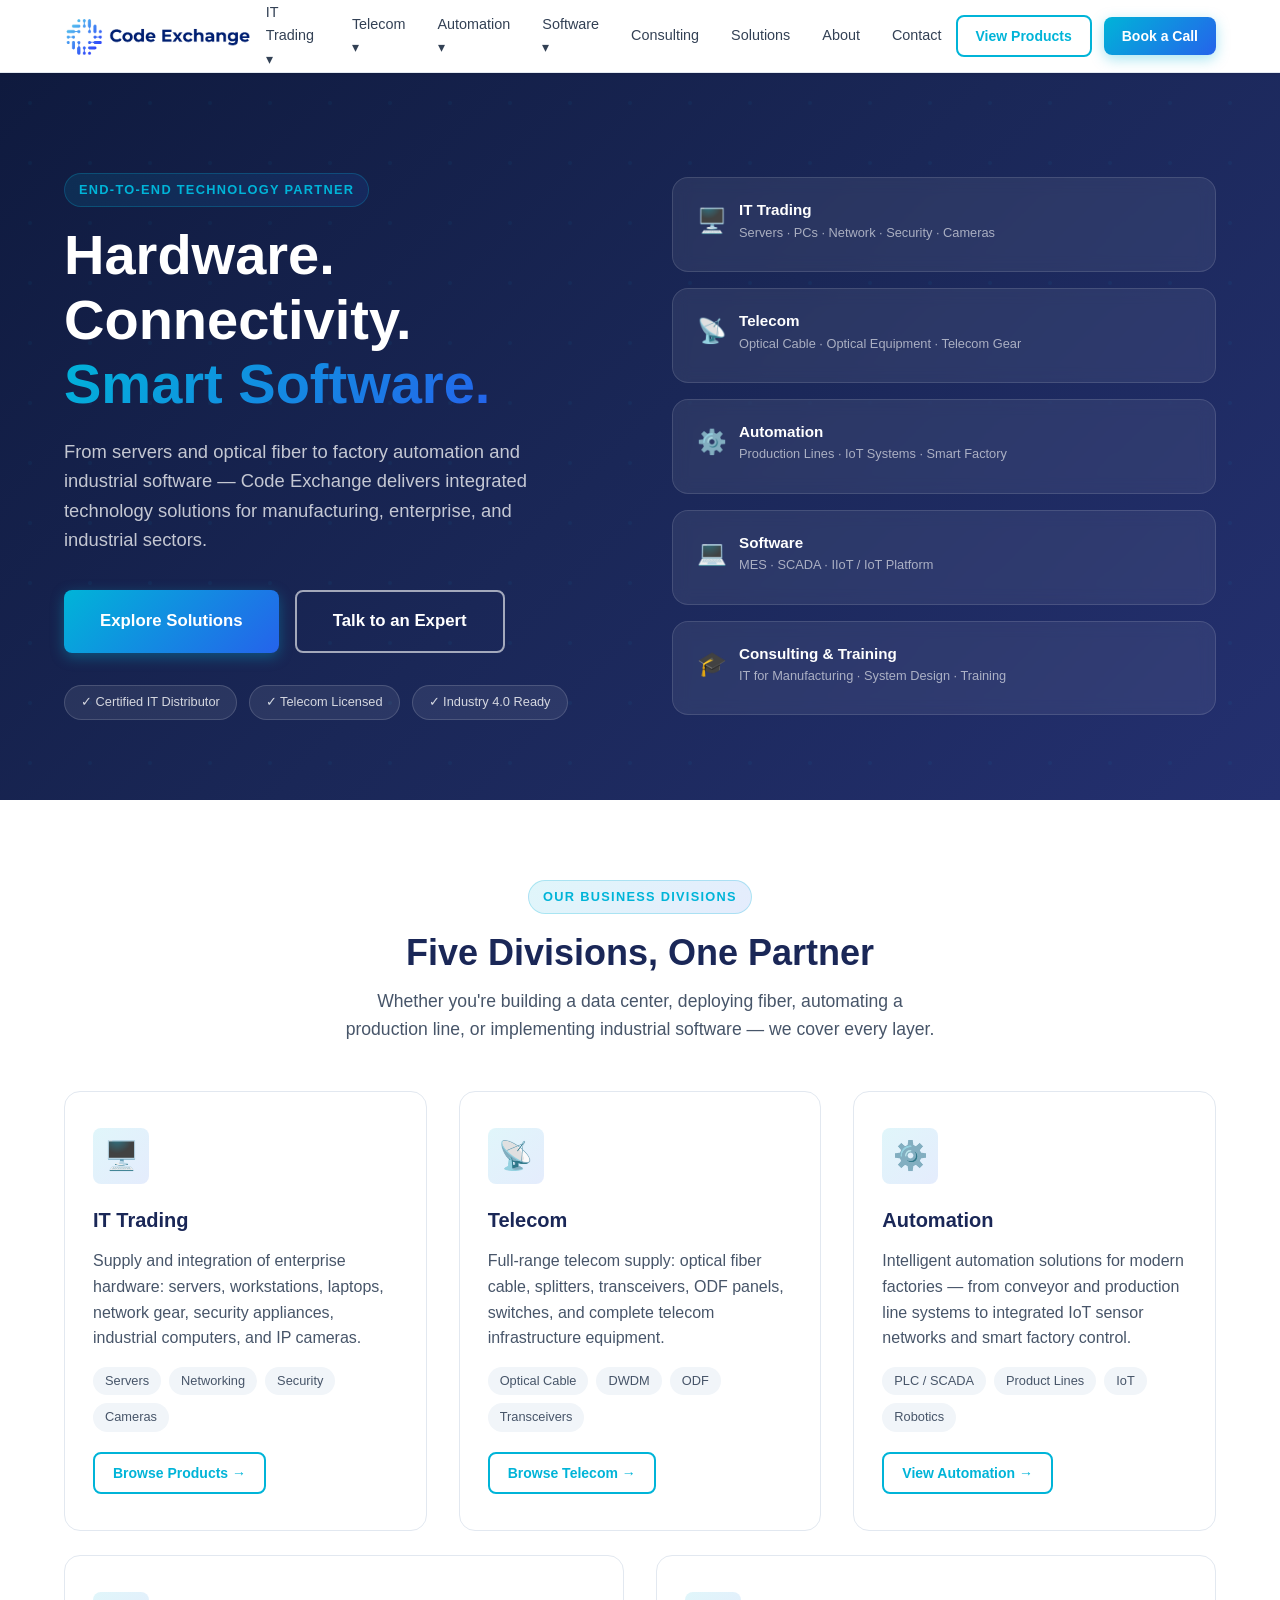
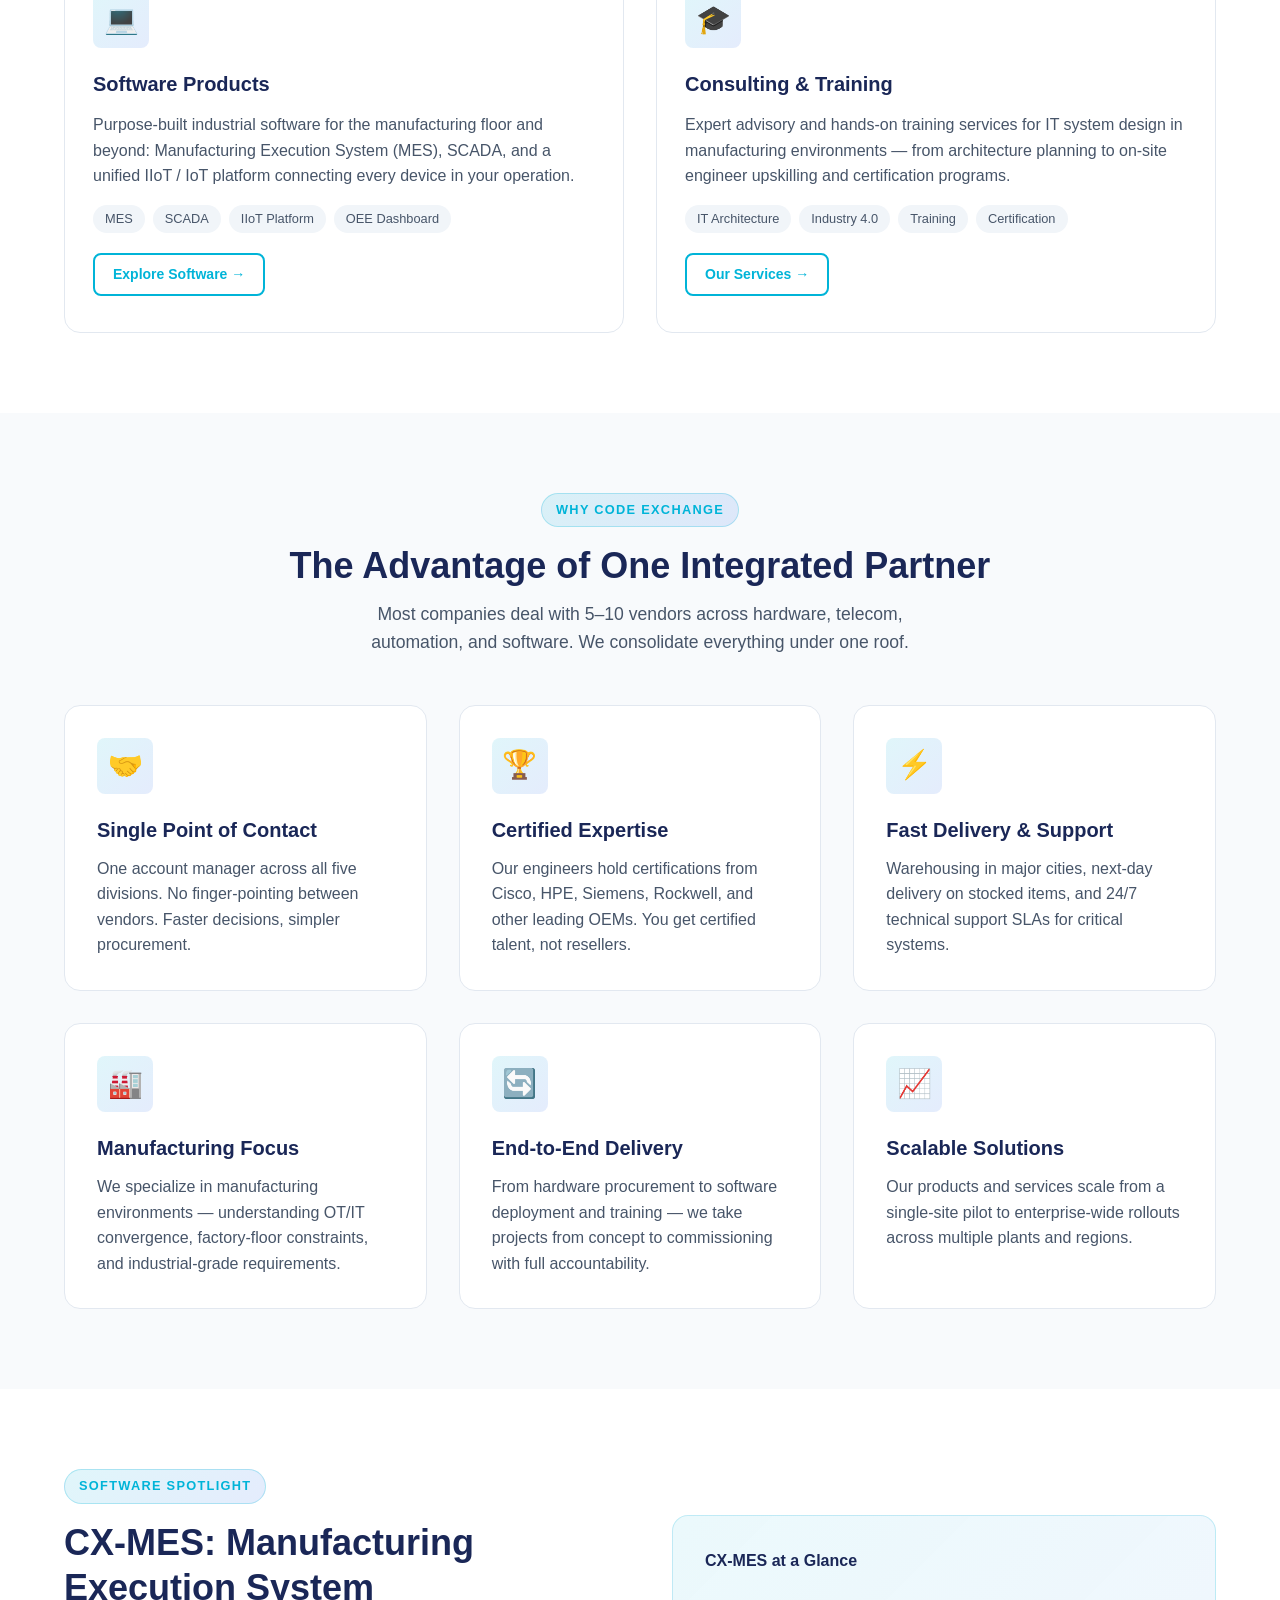
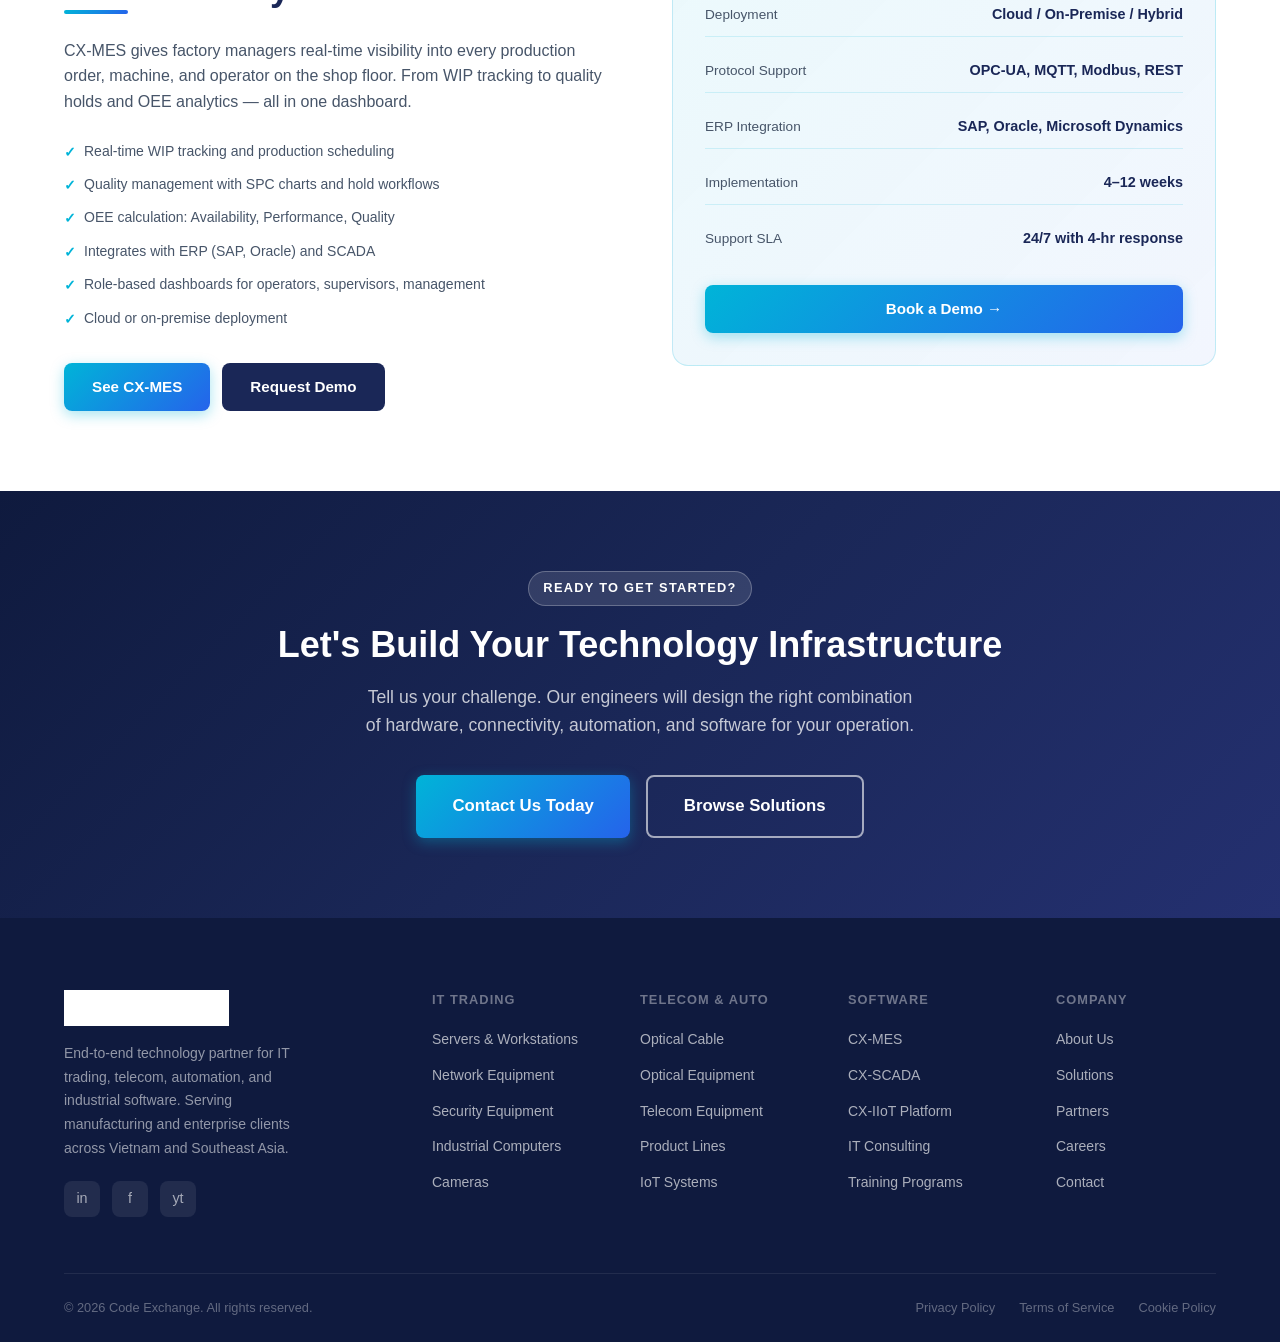
<file: index.html>
<!DOCTYPE html>
<html lang="en">
<head>
  <meta charset="UTF-8">
  <meta name="viewport" content="width=device-width, initial-scale=1.0">
  <title>Code Exchange — IT Trading, Telecom, Automation & Software</title>
  <link rel="stylesheet" href="css/style.css">
</head>
<body>

<!-- HEADER -->
<header class="header">
  <div class="container">
    <div class="header-inner">
      <a href="index.html" class="logo">
        <img src="images/logo.png" alt="Code Exchange">
      </a>
      <nav class="nav">
        <div class="nav-dropdown">
          <a href="it-trading.html">IT Trading ▾</a>
          <div class="dropdown-menu">
            <a href="it-trading.html#servers"><span class="dm-icon">🖥️</span> Servers & Workstations</a>
            <a href="it-trading.html#network"><span class="dm-icon">🌐</span> Network Equipment</a>
            <a href="it-trading.html#security"><span class="dm-icon">🔒</span> Security Equipment</a>
            <a href="it-trading.html#industrial"><span class="dm-icon">🏭</span> Industrial Computers</a>
            <a href="it-trading.html#cameras"><span class="dm-icon">📷</span> Cameras & Surveillance</a>
          </div>
        </div>
        <div class="nav-dropdown">
          <a href="telecom.html">Telecom ▾</a>
          <div class="dropdown-menu">
            <a href="telecom.html#optical-cable"><span class="dm-icon">💡</span> Optical Cable</a>
            <a href="telecom.html#optical-equipment"><span class="dm-icon">🔭</span> Optical Equipment</a>
            <a href="telecom.html#telecom-equipment"><span class="dm-icon">📡</span> Telecom Equipment</a>
          </div>
        </div>
        <div class="nav-dropdown">
          <a href="automation.html">Automation ▾</a>
          <div class="dropdown-menu">
            <a href="automation.html#product-line"><span class="dm-icon">⚙️</span> Product Line Systems</a>
            <a href="automation.html#iot"><span class="dm-icon">📶</span> IoT Systems</a>
          </div>
        </div>
        <div class="nav-dropdown">
          <a href="software.html">Software ▾</a>
          <div class="dropdown-menu">
            <a href="software.html#mes"><span class="dm-icon">🏗️</span> MES Platform</a>
            <a href="software.html#scada"><span class="dm-icon">📊</span> SCADA System</a>
            <a href="software.html#iiot"><span class="dm-icon">🔗</span> IIoT / IoT Platform</a>
          </div>
        </div>
        <a href="consulting.html">Consulting</a>
        <a href="solutions.html">Solutions</a>
        <a href="about.html">About</a>
        <a href="contact.html">Contact</a>
      </nav>
      <div class="header-ctas">
        <a href="it-trading.html" class="btn btn-outline btn-sm">View Products</a>
        <a href="contact.html#book" class="btn btn-primary btn-sm">Book a Call</a>
      </div>
      <button class="hamburger" aria-label="Menu">
        <span></span><span></span><span></span>
      </button>
    </div>
  </div>
</header>

<!-- HERO -->
<section class="hero">
  <div class="container">
    <div class="hero-inner">
      <div class="hero-content">
        <div class="section-label">End-to-End Technology Partner</div>
        <h1>Hardware. Connectivity.<br><span>Smart Software.</span></h1>
        <p>From servers and optical fiber to factory automation and industrial software — Code Exchange delivers integrated technology solutions for manufacturing, enterprise, and industrial sectors.</p>
        <div class="hero-ctas">
          <a href="solutions.html" class="btn btn-primary btn-lg">Explore Solutions</a>
          <a href="contact.html" class="btn btn-secondary btn-lg">Talk to an Expert</a>
        </div>
        <div class="hero-badges">
          <span class="hero-badge">✓ Certified IT Distributor</span>
          <span class="hero-badge">✓ Telecom Licensed</span>
          <span class="hero-badge">✓ Industry 4.0 Ready</span>
        </div>
      </div>
      <div class="hero-visual">
        <div class="hero-card">
          <div class="hero-card-header">
            <span class="hero-card-icon">🖥️</span>
            <div><h4>IT Trading</h4><p>Servers · PCs · Network · Security · Cameras</p></div>
          </div>
        </div>
        <div class="hero-card">
          <div class="hero-card-header">
            <span class="hero-card-icon">📡</span>
            <div><h4>Telecom</h4><p>Optical Cable · Optical Equipment · Telecom Gear</p></div>
          </div>
        </div>
        <div class="hero-card">
          <div class="hero-card-header">
            <span class="hero-card-icon">⚙️</span>
            <div><h4>Automation</h4><p>Production Lines · IoT Systems · Smart Factory</p></div>
          </div>
        </div>
        <div class="hero-card">
          <div class="hero-card-header">
            <span class="hero-card-icon">💻</span>
            <div><h4>Software</h4><p>MES · SCADA · IIoT / IoT Platform</p></div>
          </div>
        </div>
        <div class="hero-card">
          <div class="hero-card-header">
            <span class="hero-card-icon">🎓</span>
            <div><h4>Consulting & Training</h4><p>IT for Manufacturing · System Design · Training</p></div>
          </div>
        </div>
      </div>
    </div>
  </div>
</section>

<!-- DIVISIONS OVERVIEW -->
<section class="section">
  <div class="container">
    <div class="section-header text-center">
      <div class="section-label">Our Business Divisions</div>
      <h2>Five Divisions, One Partner</h2>
      <p>Whether you're building a data center, deploying fiber, automating a production line, or implementing industrial software — we cover every layer.</p>
    </div>
    <div class="grid-3" style="margin-bottom:24px">
      <!-- IT Trading -->
      <div class="division-card">
        <div class="card-icon">🖥️</div>
        <h3>IT Trading</h3>
        <p style="margin:12px 0 16px">Supply and integration of enterprise hardware: servers, workstations, laptops, network gear, security appliances, industrial computers, and IP cameras.</p>
        <div class="tags">
          <span class="tag">Servers</span>
          <span class="tag">Networking</span>
          <span class="tag">Security</span>
          <span class="tag">Cameras</span>
        </div>
        <a href="it-trading.html" class="btn btn-outline btn-sm" style="margin-top:20px">Browse Products →</a>
      </div>
      <!-- Telecom -->
      <div class="division-card">
        <div class="card-icon">📡</div>
        <h3>Telecom</h3>
        <p style="margin:12px 0 16px">Full-range telecom supply: optical fiber cable, splitters, transceivers, ODF panels, switches, and complete telecom infrastructure equipment.</p>
        <div class="tags">
          <span class="tag">Optical Cable</span>
          <span class="tag">DWDM</span>
          <span class="tag">ODF</span>
          <span class="tag">Transceivers</span>
        </div>
        <a href="telecom.html" class="btn btn-outline btn-sm" style="margin-top:20px">Browse Telecom →</a>
      </div>
      <!-- Automation -->
      <div class="division-card">
        <div class="card-icon">⚙️</div>
        <h3>Automation</h3>
        <p style="margin:12px 0 16px">Intelligent automation solutions for modern factories — from conveyor and production line systems to integrated IoT sensor networks and smart factory control.</p>
        <div class="tags">
          <span class="tag">PLC / SCADA</span>
          <span class="tag">Product Lines</span>
          <span class="tag">IoT</span>
          <span class="tag">Robotics</span>
        </div>
        <a href="automation.html" class="btn btn-outline btn-sm" style="margin-top:20px">View Automation →</a>
      </div>
    </div>
    <div class="grid-2">
      <!-- Software -->
      <div class="division-card">
        <div class="card-icon">💻</div>
        <h3>Software Products</h3>
        <p style="margin:12px 0 16px">Purpose-built industrial software for the manufacturing floor and beyond: Manufacturing Execution System (MES), SCADA, and a unified IIoT / IoT platform connecting every device in your operation.</p>
        <div class="tags">
          <span class="tag">MES</span>
          <span class="tag">SCADA</span>
          <span class="tag">IIoT Platform</span>
          <span class="tag">OEE Dashboard</span>
        </div>
        <a href="software.html" class="btn btn-outline btn-sm" style="margin-top:20px">Explore Software →</a>
      </div>
      <!-- Consulting -->
      <div class="division-card">
        <div class="card-icon">🎓</div>
        <h3>Consulting & Training</h3>
        <p style="margin:12px 0 16px">Expert advisory and hands-on training services for IT system design in manufacturing environments — from architecture planning to on-site engineer upskilling and certification programs.</p>
        <div class="tags">
          <span class="tag">IT Architecture</span>
          <span class="tag">Industry 4.0</span>
          <span class="tag">Training</span>
          <span class="tag">Certification</span>
        </div>
        <a href="consulting.html" class="btn btn-outline btn-sm" style="margin-top:20px">Our Services →</a>
      </div>
    </div>
  </div>
</section>

<!-- WHY CHOOSE US -->
<section class="section" style="background:var(--gray-50)">
  <div class="container">
    <div class="section-header text-center">
      <div class="section-label">Why Code Exchange</div>
      <h2>The Advantage of One Integrated Partner</h2>
      <p>Most companies deal with 5–10 vendors across hardware, telecom, automation, and software. We consolidate everything under one roof.</p>
    </div>
    <div class="grid-3">
      <div class="card">
        <div class="card-icon">🤝</div>
        <h3>Single Point of Contact</h3>
        <p style="margin-top:10px">One account manager across all five divisions. No finger-pointing between vendors. Faster decisions, simpler procurement.</p>
      </div>
      <div class="card">
        <div class="card-icon">🏆</div>
        <h3>Certified Expertise</h3>
        <p style="margin-top:10px">Our engineers hold certifications from Cisco, HPE, Siemens, Rockwell, and other leading OEMs. You get certified talent, not resellers.</p>
      </div>
      <div class="card">
        <div class="card-icon">⚡</div>
        <h3>Fast Delivery & Support</h3>
        <p style="margin-top:10px">Warehousing in major cities, next-day delivery on stocked items, and 24/7 technical support SLAs for critical systems.</p>
      </div>
      <div class="card">
        <div class="card-icon">🏭</div>
        <h3>Manufacturing Focus</h3>
        <p style="margin-top:10px">We specialize in manufacturing environments — understanding OT/IT convergence, factory-floor constraints, and industrial-grade requirements.</p>
      </div>
      <div class="card">
        <div class="card-icon">🔄</div>
        <h3>End-to-End Delivery</h3>
        <p style="margin-top:10px">From hardware procurement to software deployment and training — we take projects from concept to commissioning with full accountability.</p>
      </div>
      <div class="card">
        <div class="card-icon">📈</div>
        <h3>Scalable Solutions</h3>
        <p style="margin-top:10px">Our products and services scale from a single-site pilot to enterprise-wide rollouts across multiple plants and regions.</p>
      </div>
    </div>
  </div>
</section>

<!-- FEATURED SOFTWARE HIGHLIGHT -->
<section class="section">
  <div class="container">
    <div class="two-col">
      <div>
        <div class="section-label">Software Spotlight</div>
        <h2>CX-MES: Manufacturing Execution System</h2>
        <div class="divider-left divider"></div>
        <p style="margin-bottom:20px">CX-MES gives factory managers real-time visibility into every production order, machine, and operator on the shop floor. From WIP tracking to quality holds and OEE analytics — all in one dashboard.</p>
        <ul class="product-features">
          <li>Real-time WIP tracking and production scheduling</li>
          <li>Quality management with SPC charts and hold workflows</li>
          <li>OEE calculation: Availability, Performance, Quality</li>
          <li>Integrates with ERP (SAP, Oracle) and SCADA</li>
          <li>Role-based dashboards for operators, supervisors, management</li>
          <li>Cloud or on-premise deployment</li>
        </ul>
        <div style="margin-top:28px; display:flex; gap:12px">
          <a href="software.html#mes" class="btn btn-primary">See CX-MES</a>
          <a href="contact.html" class="btn btn-navy">Request Demo</a>
        </div>
      </div>
      <div class="highlight-box">
        <h4 style="margin-bottom:20px; color:var(--navy)">CX-MES at a Glance</h4>
        <div class="spec-list" style="background:transparent">
          <div class="spec-item" style="border-color:rgba(0,180,216,0.15)">
            <span class="spec-label" style="color:var(--gray-600)">Deployment</span>
            <span class="spec-value" style="color:var(--navy)">Cloud / On-Premise / Hybrid</span>
          </div>
          <div class="spec-item" style="border-color:rgba(0,180,216,0.15)">
            <span class="spec-label" style="color:var(--gray-600)">Protocol Support</span>
            <span class="spec-value" style="color:var(--navy)">OPC-UA, MQTT, Modbus, REST</span>
          </div>
          <div class="spec-item" style="border-color:rgba(0,180,216,0.15)">
            <span class="spec-label" style="color:var(--gray-600)">ERP Integration</span>
            <span class="spec-value" style="color:var(--navy)">SAP, Oracle, Microsoft Dynamics</span>
          </div>
          <div class="spec-item" style="border-color:rgba(0,180,216,0.15)">
            <span class="spec-label" style="color:var(--gray-600)">Implementation</span>
            <span class="spec-value" style="color:var(--navy)">4–12 weeks</span>
          </div>
          <div class="spec-item" style="border-color:rgba(0,180,216,0.15)">
            <span class="spec-label" style="color:var(--gray-600)">Support SLA</span>
            <span class="spec-value" style="color:var(--navy)">24/7 with 4-hr response</span>
          </div>
        </div>
        <a href="contact.html" class="btn btn-primary" style="width:100%;justify-content:center;margin-top:24px">Book a Demo →</a>
      </div>
    </div>
  </div>
</section>

<!-- CTA BANNER -->
<section class="cta-banner">
  <div class="container">
    <div class="section-label text-white" style="background:rgba(255,255,255,0.12); border-color:rgba(255,255,255,0.25); color:white">Ready to Get Started?</div>
    <h2>Let's Build Your Technology Infrastructure</h2>
    <p>Tell us your challenge. Our engineers will design the right combination of hardware, connectivity, automation, and software for your operation.</p>
    <div class="cta-banner-btns">
      <a href="contact.html" class="btn btn-primary btn-lg">Contact Us Today</a>
      <a href="solutions.html" class="btn btn-secondary btn-lg">Browse Solutions</a>
    </div>
  </div>
</section>

<!-- FOOTER -->
<footer class="footer">
  <div class="container">
    <div class="footer-grid">
      <div class="footer-brand">
        <div class="footer-logo"><img src="images/logo.png" alt="Code Exchange"></div>
        <p>End-to-end technology partner for IT trading, telecom, automation, and industrial software. Serving manufacturing and enterprise clients across Vietnam and Southeast Asia.</p>
        <div class="social-links">
          <a href="#" class="social-link">in</a>
          <a href="#" class="social-link">f</a>
          <a href="#" class="social-link">yt</a>
        </div>
      </div>
      <div class="footer-col">
        <h5>IT Trading</h5>
        <ul>
          <li><a href="it-trading.html#servers">Servers & Workstations</a></li>
          <li><a href="it-trading.html#network">Network Equipment</a></li>
          <li><a href="it-trading.html#security">Security Equipment</a></li>
          <li><a href="it-trading.html#industrial">Industrial Computers</a></li>
          <li><a href="it-trading.html#cameras">Cameras</a></li>
        </ul>
      </div>
      <div class="footer-col">
        <h5>Telecom & Auto</h5>
        <ul>
          <li><a href="telecom.html#optical-cable">Optical Cable</a></li>
          <li><a href="telecom.html#optical-equipment">Optical Equipment</a></li>
          <li><a href="telecom.html#telecom-equipment">Telecom Equipment</a></li>
          <li><a href="automation.html#product-line">Product Lines</a></li>
          <li><a href="automation.html#iot">IoT Systems</a></li>
        </ul>
      </div>
      <div class="footer-col">
        <h5>Software</h5>
        <ul>
          <li><a href="software.html#mes">CX-MES</a></li>
          <li><a href="software.html#scada">CX-SCADA</a></li>
          <li><a href="software.html#iiot">CX-IIoT Platform</a></li>
          <li><a href="consulting.html">IT Consulting</a></li>
          <li><a href="consulting.html#training">Training Programs</a></li>
        </ul>
      </div>
      <div class="footer-col">
        <h5>Company</h5>
        <ul>
          <li><a href="about.html">About Us</a></li>
          <li><a href="solutions.html">Solutions</a></li>
          <li><a href="about.html#partners">Partners</a></li>
          <li><a href="about.html#careers">Careers</a></li>
          <li><a href="contact.html">Contact</a></li>
        </ul>
      </div>
    </div>
    <div class="footer-bottom">
      <p>&copy; 2026 Code Exchange. All rights reserved.</p>
      <div class="footer-bottom-links">
        <a href="#">Privacy Policy</a>
        <a href="#">Terms of Service</a>
        <a href="#">Cookie Policy</a>
      </div>
    </div>
  </div>
</footer>

<script src="js/main.js"></script>
</body>
</html>
</file>
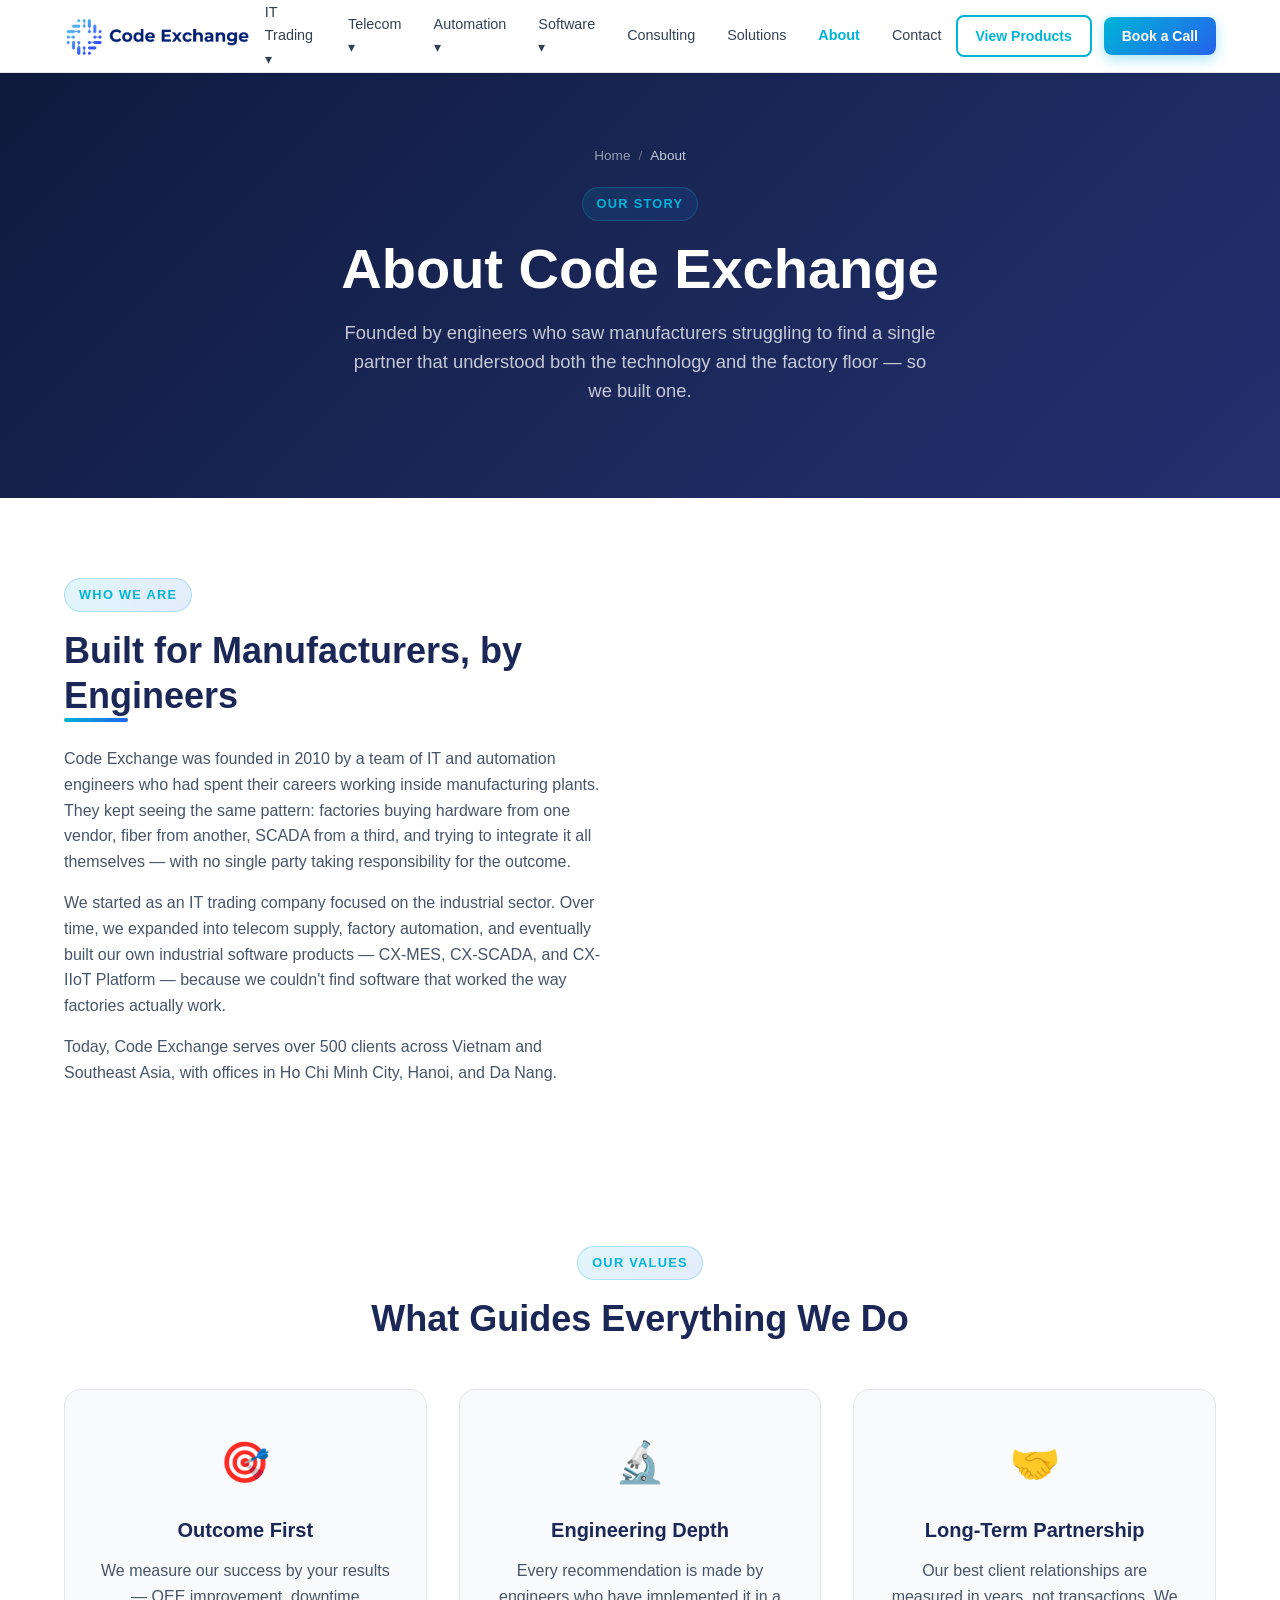
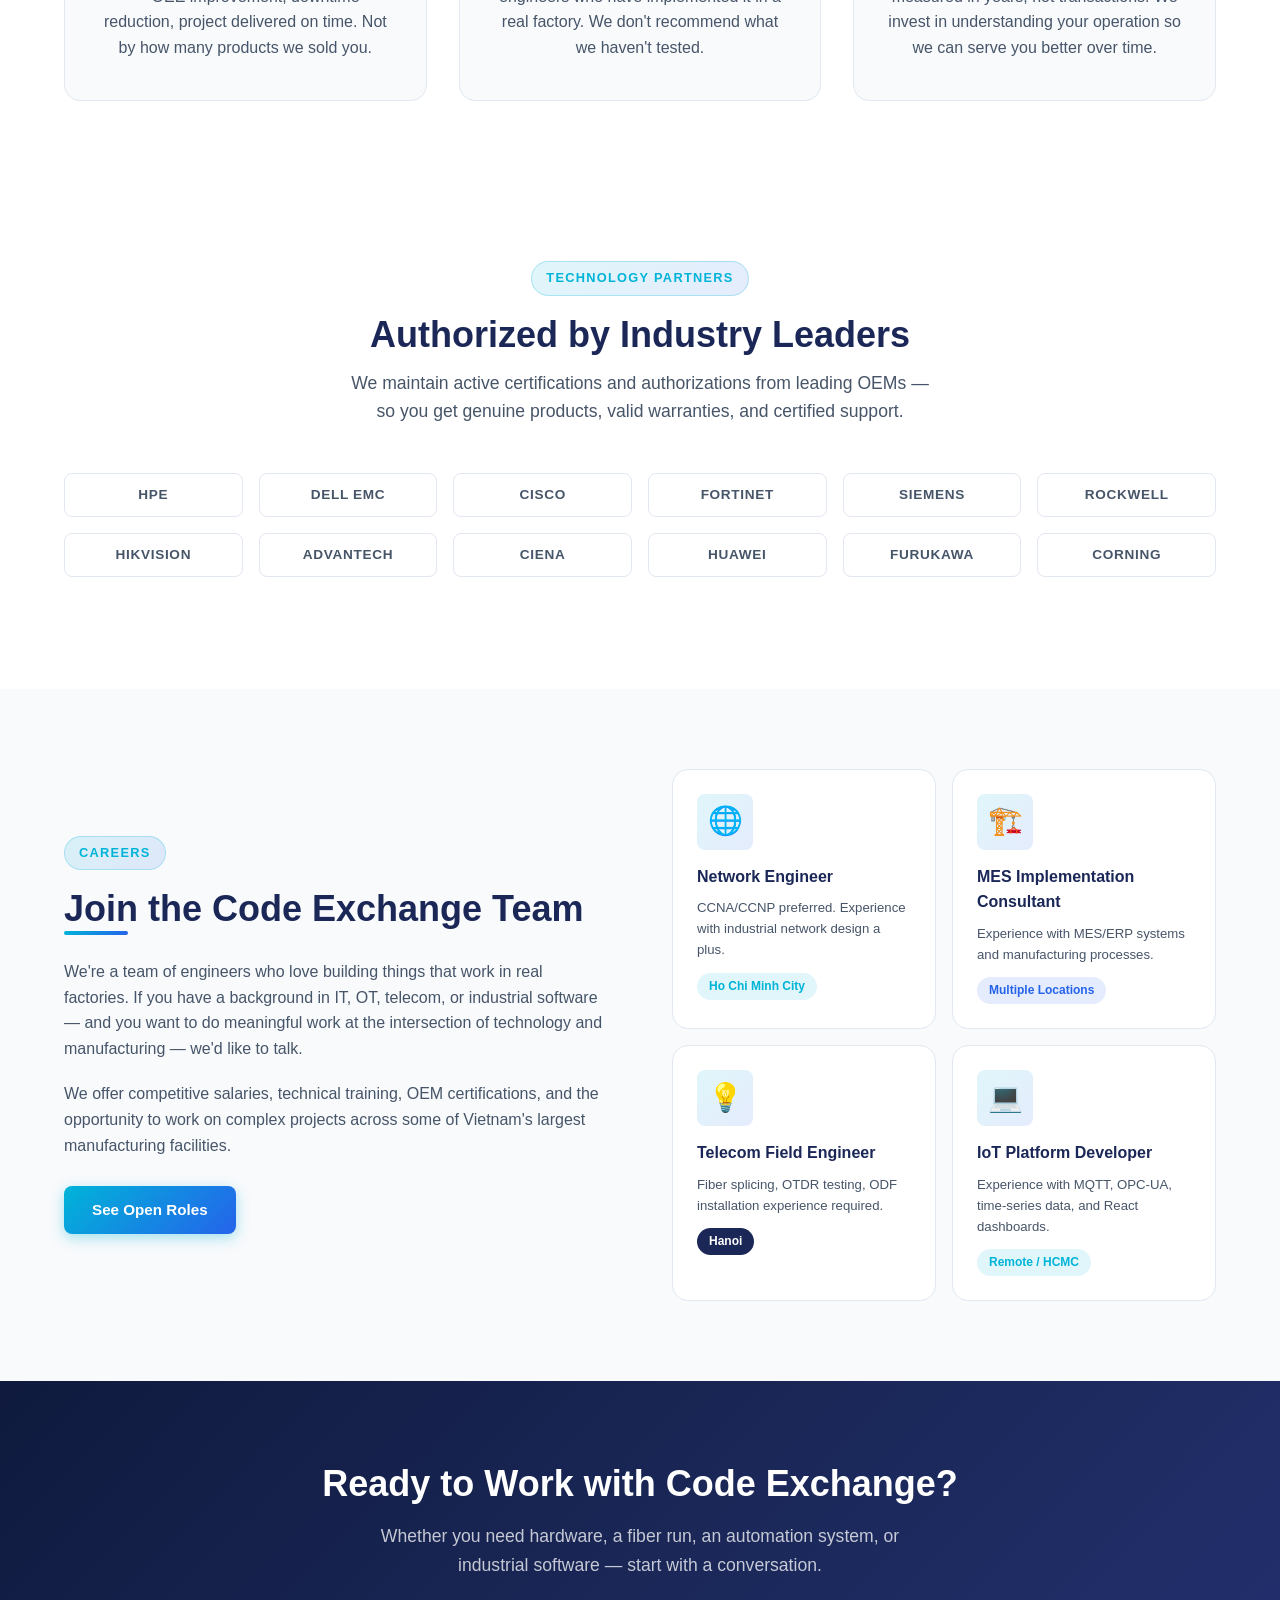
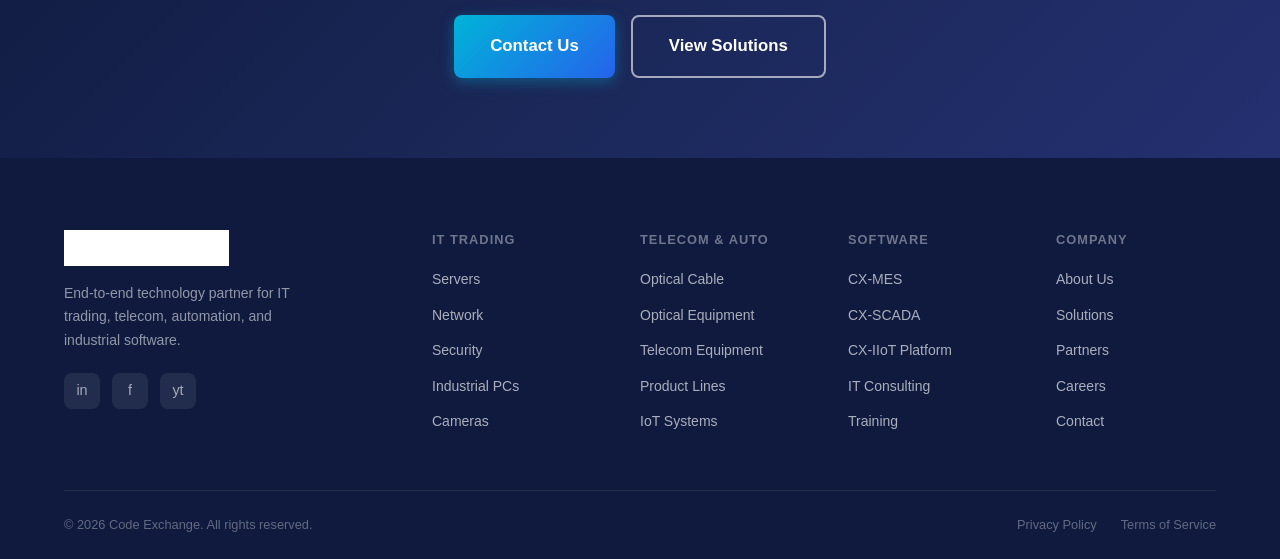
<file: about.html>
<!DOCTYPE html>
<html lang="en">
<head>
  <meta charset="UTF-8">
  <meta name="viewport" content="width=device-width, initial-scale=1.0">
  <title>About — Code Exchange</title>
  <link rel="stylesheet" href="css/style.css">
</head>
<body>

<header class="header">
  <div class="container">
    <div class="header-inner">
      <a href="index.html" class="logo"><img src="images/logo.png" alt="Code Exchange"></a>
      <nav class="nav">
        <div class="nav-dropdown"><a href="it-trading.html">IT Trading ▾</a><div class="dropdown-menu"><a href="it-trading.html#servers"><span class="dm-icon">🖥️</span> Servers & Workstations</a><a href="it-trading.html#network"><span class="dm-icon">🌐</span> Network Equipment</a><a href="it-trading.html#security"><span class="dm-icon">🔒</span> Security Equipment</a><a href="it-trading.html#industrial"><span class="dm-icon">🏭</span> Industrial Computers</a><a href="it-trading.html#cameras"><span class="dm-icon">📷</span> Cameras</a></div></div>
        <div class="nav-dropdown"><a href="telecom.html">Telecom ▾</a><div class="dropdown-menu"><a href="telecom.html#optical-cable"><span class="dm-icon">💡</span> Optical Cable</a><a href="telecom.html#optical-equipment"><span class="dm-icon">🔭</span> Optical Equipment</a><a href="telecom.html#telecom-equipment"><span class="dm-icon">📡</span> Telecom Equipment</a></div></div>
        <div class="nav-dropdown"><a href="automation.html">Automation ▾</a><div class="dropdown-menu"><a href="automation.html#product-line"><span class="dm-icon">⚙️</span> Product Line Systems</a><a href="automation.html#iot"><span class="dm-icon">📶</span> IoT Systems</a></div></div>
        <div class="nav-dropdown"><a href="software.html">Software ▾</a><div class="dropdown-menu"><a href="software.html#mes"><span class="dm-icon">🏗️</span> MES Platform</a><a href="software.html#scada"><span class="dm-icon">📊</span> SCADA System</a><a href="software.html#iiot"><span class="dm-icon">🔗</span> IIoT / IoT Platform</a></div></div>
        <a href="consulting.html">Consulting</a>
        <a href="solutions.html">Solutions</a>
        <a href="about.html" class="active">About</a>
        <a href="contact.html">Contact</a>
      </nav>
      <div class="header-ctas">
        <a href="it-trading.html" class="btn btn-outline btn-sm">View Products</a>
        <a href="contact.html#book" class="btn btn-primary btn-sm">Book a Call</a>
      </div>
      <button class="hamburger" aria-label="Menu"><span></span><span></span><span></span></button>
    </div>
  </div>
</header>

<section class="page-hero">
  <div class="container">
    <div class="breadcrumb"><a href="index.html">Home</a><span>/</span><span style="color:rgba(255,255,255,0.75)">About</span></div>
    <div class="section-label">Our Story</div>
    <h1>About Code Exchange</h1>
    <p>Founded by engineers who saw manufacturers struggling to find a single partner that understood both the technology and the factory floor — so we built one.</p>
  </div>
</section>

<!-- STORY -->
<section class="section">
  <div class="container">
    <div class="two-col">
      <div>
        <div class="section-label">Who We Are</div>
        <h2>Built for Manufacturers, by Engineers</h2>
        <div class="divider-left divider"></div>
        <p style="margin-bottom:16px">Code Exchange was founded in 2010 by a team of IT and automation engineers who had spent their careers working inside manufacturing plants. They kept seeing the same pattern: factories buying hardware from one vendor, fiber from another, SCADA from a third, and trying to integrate it all themselves — with no single party taking responsibility for the outcome.</p>
        <p style="margin-bottom:16px">We started as an IT trading company focused on the industrial sector. Over time, we expanded into telecom supply, factory automation, and eventually built our own industrial software products — CX-MES, CX-SCADA, and CX-IIoT Platform — because we couldn't find software that worked the way factories actually work.</p>
        <p>Today, Code Exchange serves over 500 clients across Vietnam and Southeast Asia, with offices in Ho Chi Minh City, Hanoi, and Da Nang.</p>
      </div>
    </div>
  </div>
</section>

<!-- VALUES -->
<section class="section">
  <div class="container">
    <div class="section-header text-center">
      <div class="section-label">Our Values</div>
      <h2>What Guides Everything We Do</h2>
    </div>
    <div class="values-grid">
      <div class="value-card">
        <div class="value-icon">🎯</div>
        <h3>Outcome First</h3>
        <p style="margin-top:12px">We measure our success by your results — OEE improvement, downtime reduction, project delivered on time. Not by how many products we sold you.</p>
      </div>
      <div class="value-card">
        <div class="value-icon">🔬</div>
        <h3>Engineering Depth</h3>
        <p style="margin-top:12px">Every recommendation is made by engineers who have implemented it in a real factory. We don't recommend what we haven't tested.</p>
      </div>
      <div class="value-card">
        <div class="value-icon">🤝</div>
        <h3>Long-Term Partnership</h3>
        <p style="margin-top:12px">Our best client relationships are measured in years, not transactions. We invest in understanding your operation so we can serve you better over time.</p>
      </div>
    </div>
  </div>
</section>

<!-- PARTNERS -->
<section class="section" id="partners">
  <div class="container">
    <div class="section-header text-center">
      <div class="section-label">Technology Partners</div>
      <h2>Authorized by Industry Leaders</h2>
      <p>We maintain active certifications and authorizations from leading OEMs — so you get genuine products, valid warranties, and certified support.</p>
    </div>
    <div style="display:grid;grid-template-columns:repeat(6,1fr);gap:16px;margin-bottom:32px">
      <div class="logo-pill" style="text-align:center">HPE</div>
      <div class="logo-pill" style="text-align:center">DELL EMC</div>
      <div class="logo-pill" style="text-align:center">CISCO</div>
      <div class="logo-pill" style="text-align:center">FORTINET</div>
      <div class="logo-pill" style="text-align:center">SIEMENS</div>
      <div class="logo-pill" style="text-align:center">ROCKWELL</div>
      <div class="logo-pill" style="text-align:center">HIKVISION</div>
      <div class="logo-pill" style="text-align:center">ADVANTECH</div>
      <div class="logo-pill" style="text-align:center">CIENA</div>
      <div class="logo-pill" style="text-align:center">HUAWEI</div>
      <div class="logo-pill" style="text-align:center">FURUKAWA</div>
      <div class="logo-pill" style="text-align:center">CORNING</div>
    </div>
  </div>
</section>

<!-- CAREERS -->
<section class="section" id="careers" style="background:var(--gray-50)">
  <div class="container">
    <div class="two-col">
      <div>
        <div class="section-label">Careers</div>
        <h2>Join the Code Exchange Team</h2>
        <div class="divider-left divider"></div>
        <p style="margin-bottom:20px">We're a team of engineers who love building things that work in real factories. If you have a background in IT, OT, telecom, or industrial software — and you want to do meaningful work at the intersection of technology and manufacturing — we'd like to talk.</p>
        <p style="margin-bottom:28px">We offer competitive salaries, technical training, OEM certifications, and the opportunity to work on complex projects across some of Vietnam's largest manufacturing facilities.</p>
        <a href="contact.html" class="btn btn-primary">See Open Roles</a>
      </div>
      <div class="grid-2" style="gap:16px;align-content:start">
        <div class="card" style="padding:24px">
          <div class="card-icon" style="margin-bottom:14px">🌐</div>
          <h4>Network Engineer</h4>
          <p style="font-size:0.825rem;margin-top:8px">CCNA/CCNP preferred. Experience with industrial network design a plus.</p>
          <span class="badge badge-cyan" style="margin-top:12px">Ho Chi Minh City</span>
        </div>
        <div class="card" style="padding:24px">
          <div class="card-icon" style="margin-bottom:14px">🏗️</div>
          <h4>MES Implementation Consultant</h4>
          <p style="font-size:0.825rem;margin-top:8px">Experience with MES/ERP systems and manufacturing processes.</p>
          <span class="badge badge-blue" style="margin-top:12px">Multiple Locations</span>
        </div>
        <div class="card" style="padding:24px">
          <div class="card-icon" style="margin-bottom:14px">💡</div>
          <h4>Telecom Field Engineer</h4>
          <p style="font-size:0.825rem;margin-top:8px">Fiber splicing, OTDR testing, ODF installation experience required.</p>
          <span class="badge badge-navy" style="margin-top:12px">Hanoi</span>
        </div>
        <div class="card" style="padding:24px">
          <div class="card-icon" style="margin-bottom:14px">💻</div>
          <h4>IoT Platform Developer</h4>
          <p style="font-size:0.825rem;margin-top:8px">Experience with MQTT, OPC-UA, time-series data, and React dashboards.</p>
          <span class="badge badge-cyan" style="margin-top:12px">Remote / HCMC</span>
        </div>
      </div>
    </div>
  </div>
</section>

<section class="cta-banner">
  <div class="container">
    <h2>Ready to Work with Code Exchange?</h2>
    <p>Whether you need hardware, a fiber run, an automation system, or industrial software — start with a conversation.</p>
    <div class="cta-banner-btns">
      <a href="contact.html" class="btn btn-primary btn-lg">Contact Us</a>
      <a href="solutions.html" class="btn btn-secondary btn-lg">View Solutions</a>
    </div>
  </div>
</section>

<footer class="footer">
  <div class="container">
    <div class="footer-grid">
      <div class="footer-brand">
        <div class="footer-logo"><img src="images/logo.png" alt="Code Exchange"></div>
        <p>End-to-end technology partner for IT trading, telecom, automation, and industrial software.</p>
        <div class="social-links"><a href="#" class="social-link">in</a><a href="#" class="social-link">f</a><a href="#" class="social-link">yt</a></div>
      </div>
      <div class="footer-col"><h5>IT Trading</h5><ul><li><a href="it-trading.html#servers">Servers</a></li><li><a href="it-trading.html#network">Network</a></li><li><a href="it-trading.html#security">Security</a></li><li><a href="it-trading.html#industrial">Industrial PCs</a></li><li><a href="it-trading.html#cameras">Cameras</a></li></ul></div>
      <div class="footer-col"><h5>Telecom & Auto</h5><ul><li><a href="telecom.html#optical-cable">Optical Cable</a></li><li><a href="telecom.html#optical-equipment">Optical Equipment</a></li><li><a href="telecom.html#telecom-equipment">Telecom Equipment</a></li><li><a href="automation.html#product-line">Product Lines</a></li><li><a href="automation.html#iot">IoT Systems</a></li></ul></div>
      <div class="footer-col"><h5>Software</h5><ul><li><a href="software.html#mes">CX-MES</a></li><li><a href="software.html#scada">CX-SCADA</a></li><li><a href="software.html#iiot">CX-IIoT Platform</a></li><li><a href="consulting.html">IT Consulting</a></li><li><a href="consulting.html#training">Training</a></li></ul></div>
      <div class="footer-col"><h5>Company</h5><ul><li><a href="about.html">About Us</a></li><li><a href="solutions.html">Solutions</a></li><li><a href="#partners">Partners</a></li><li><a href="#careers">Careers</a></li><li><a href="contact.html">Contact</a></li></ul></div>
    </div>
    <div class="footer-bottom">
      <p>&copy; 2026 Code Exchange. All rights reserved.</p>
      <div class="footer-bottom-links"><a href="#">Privacy Policy</a><a href="#">Terms of Service</a></div>
    </div>
  </div>
</footer>
<script src="js/main.js"></script>
</body>
</html>
</file>
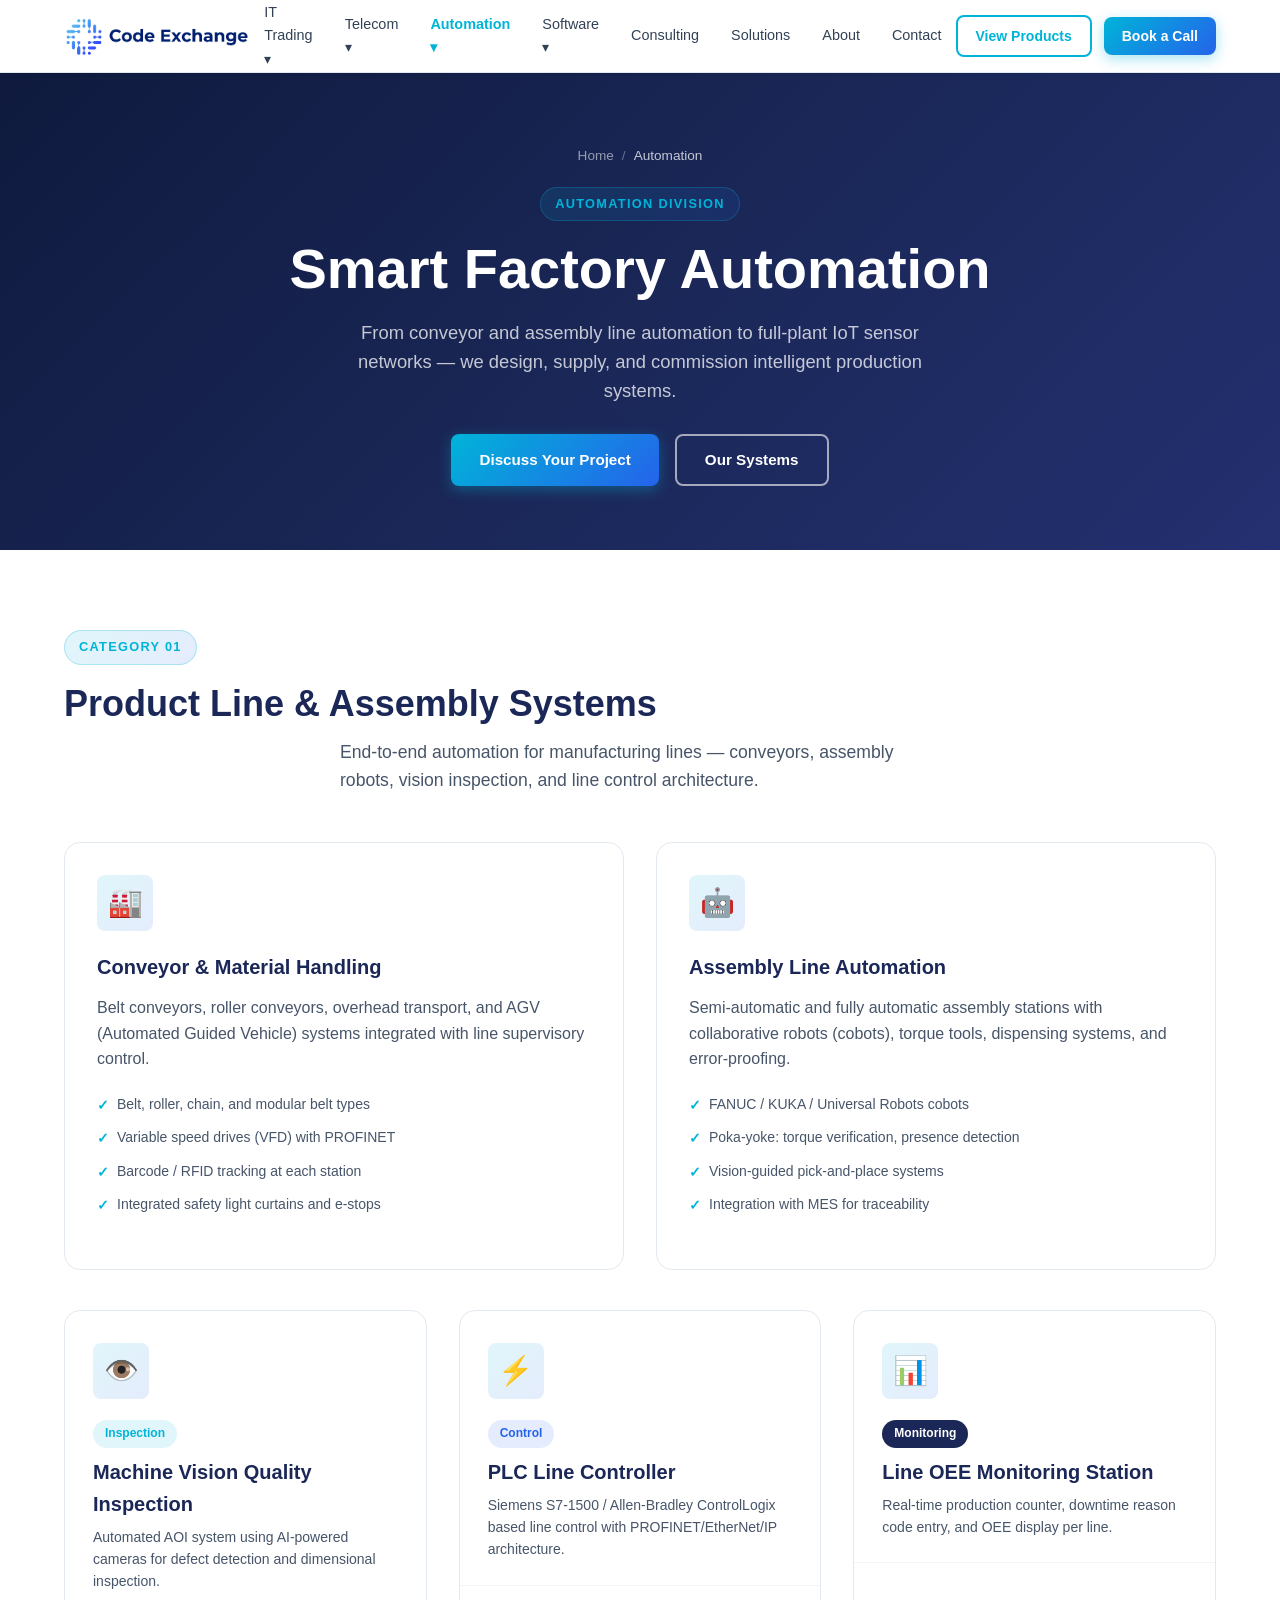
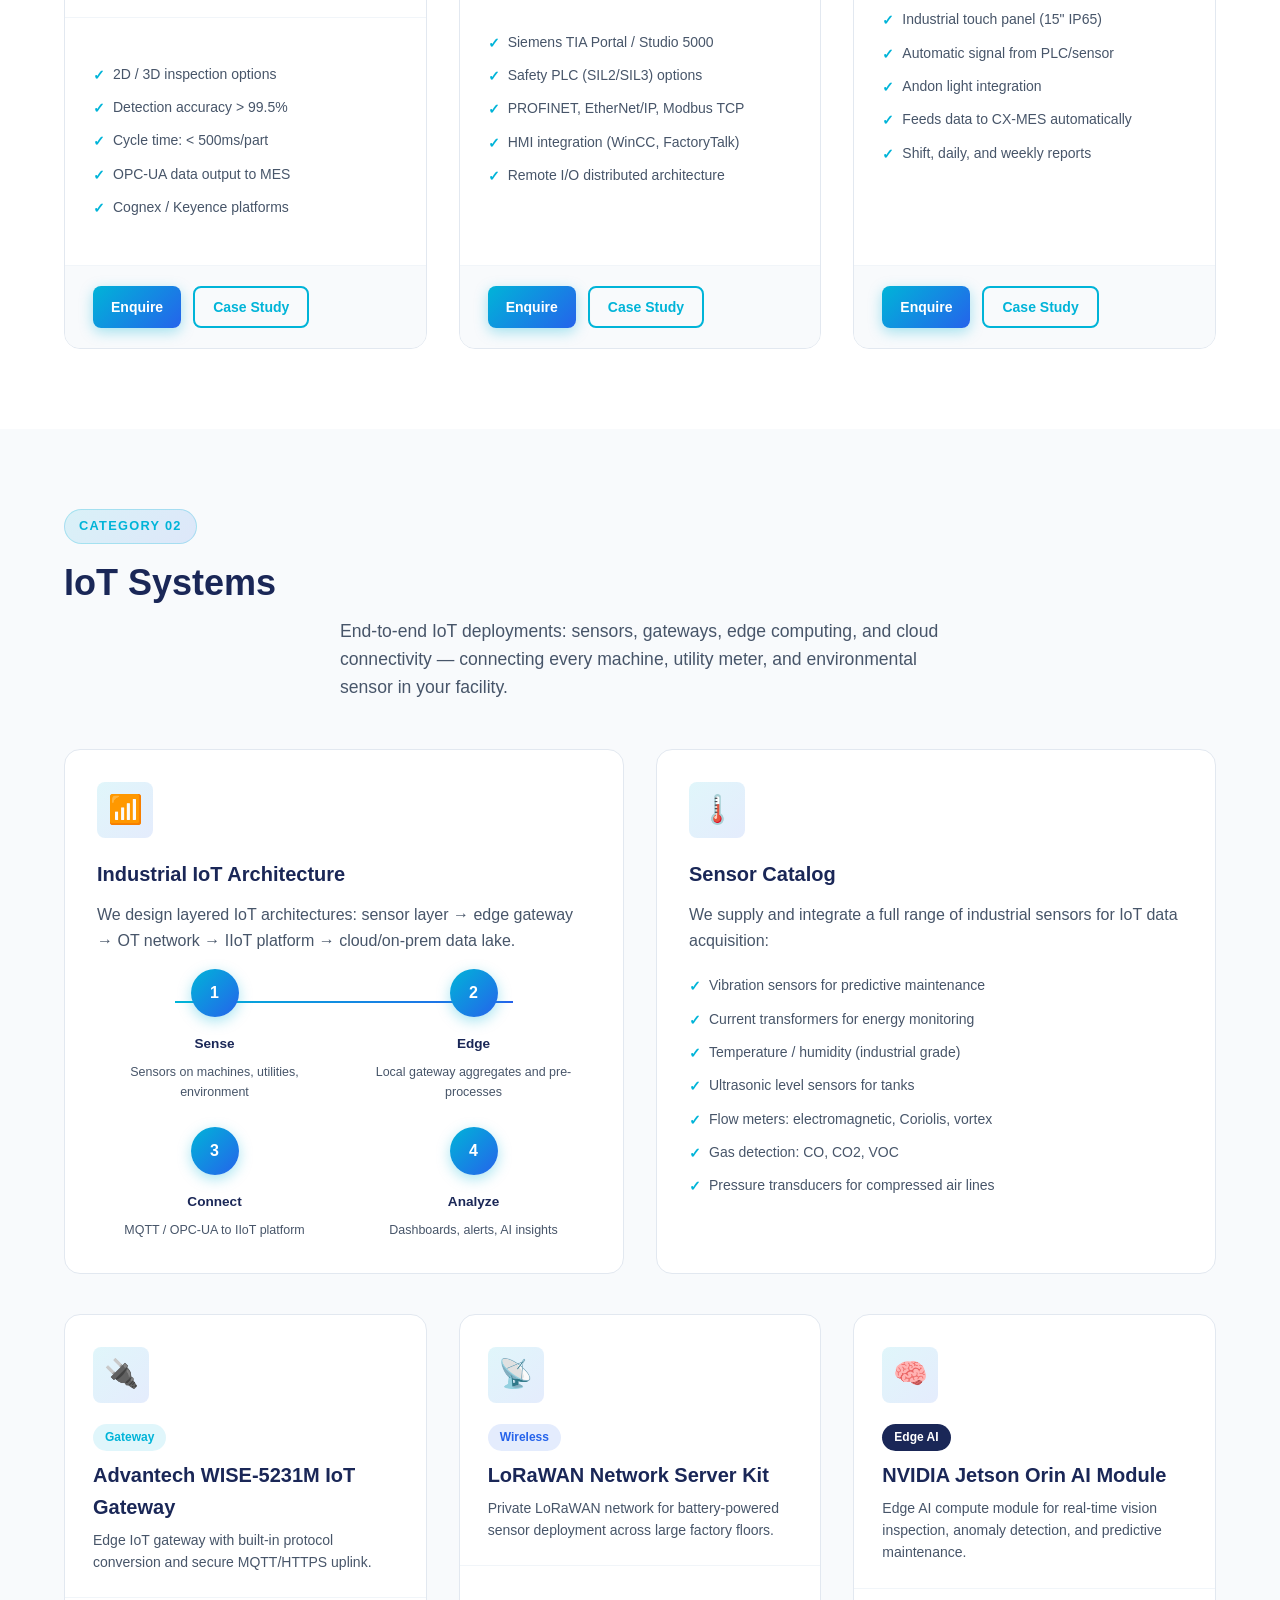
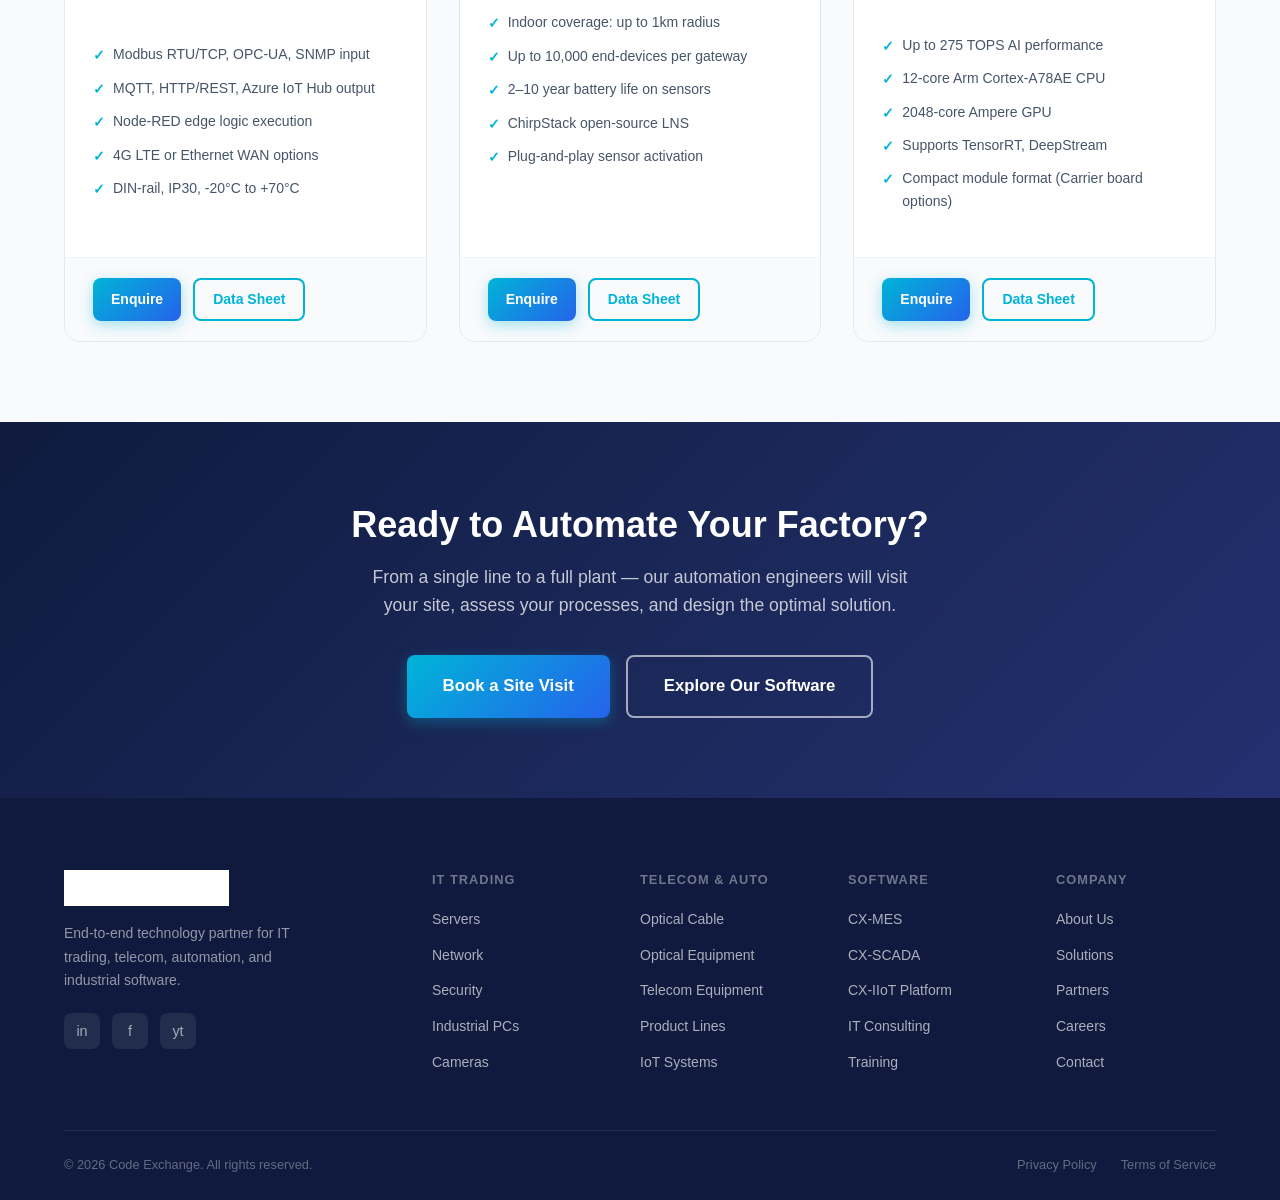
<file: automation.html>
<!DOCTYPE html>
<html lang="en">
<head>
  <meta charset="UTF-8">
  <meta name="viewport" content="width=device-width, initial-scale=1.0">
  <title>Automation — Code Exchange</title>
  <link rel="stylesheet" href="css/style.css">
</head>
<body>

<header class="header">
  <div class="container">
    <div class="header-inner">
      <a href="index.html" class="logo"><img src="images/logo.png" alt="Code Exchange"></a>
      <nav class="nav">
        <div class="nav-dropdown"><a href="it-trading.html">IT Trading ▾</a><div class="dropdown-menu"><a href="it-trading.html#servers"><span class="dm-icon">🖥️</span> Servers & Workstations</a><a href="it-trading.html#network"><span class="dm-icon">🌐</span> Network Equipment</a><a href="it-trading.html#security"><span class="dm-icon">🔒</span> Security Equipment</a><a href="it-trading.html#industrial"><span class="dm-icon">🏭</span> Industrial Computers</a><a href="it-trading.html#cameras"><span class="dm-icon">📷</span> Cameras</a></div></div>
        <div class="nav-dropdown"><a href="telecom.html">Telecom ▾</a><div class="dropdown-menu"><a href="telecom.html#optical-cable"><span class="dm-icon">💡</span> Optical Cable</a><a href="telecom.html#optical-equipment"><span class="dm-icon">🔭</span> Optical Equipment</a><a href="telecom.html#telecom-equipment"><span class="dm-icon">📡</span> Telecom Equipment</a></div></div>
        <div class="nav-dropdown"><a href="automation.html" class="active">Automation ▾</a><div class="dropdown-menu"><a href="#product-line"><span class="dm-icon">⚙️</span> Product Line Systems</a><a href="#iot"><span class="dm-icon">📶</span> IoT Systems</a></div></div>
        <div class="nav-dropdown"><a href="software.html">Software ▾</a><div class="dropdown-menu"><a href="software.html#mes"><span class="dm-icon">🏗️</span> MES Platform</a><a href="software.html#scada"><span class="dm-icon">📊</span> SCADA System</a><a href="software.html#iiot"><span class="dm-icon">🔗</span> IIoT / IoT Platform</a></div></div>
        <a href="consulting.html">Consulting</a>
        <a href="solutions.html">Solutions</a>
        <a href="about.html">About</a>
        <a href="contact.html">Contact</a>
      </nav>
      <div class="header-ctas">
        <a href="it-trading.html" class="btn btn-outline btn-sm">View Products</a>
        <a href="contact.html#book" class="btn btn-primary btn-sm">Book a Call</a>
      </div>
      <button class="hamburger" aria-label="Menu"><span></span><span></span><span></span></button>
    </div>
  </div>
</header>

<section class="page-hero">
  <div class="container">
    <div class="breadcrumb"><a href="index.html">Home</a><span>/</span><span style="color:rgba(255,255,255,0.75)">Automation</span></div>
    <div class="section-label">Automation Division</div>
    <h1>Smart Factory Automation</h1>
    <p>From conveyor and assembly line automation to full-plant IoT sensor networks — we design, supply, and commission intelligent production systems.</p>
    <div class="page-hero-ctas">
      <a href="contact.html" class="btn btn-primary">Discuss Your Project</a>
      <a href="#product-line" class="btn btn-secondary">Our Systems</a>
    </div>
  </div>
</section>

<!-- PRODUCT LINE SYSTEMS -->
<section class="section" id="product-line">
  <div class="container">
    <div class="section-header">
      <div class="section-label">Category 01</div>
      <h2>Product Line & Assembly Systems</h2>
      <p style="margin-top:12px">End-to-end automation for manufacturing lines — conveyors, assembly robots, vision inspection, and line control architecture.</p>
    </div>
    <div class="grid-2" style="margin-bottom:40px">
      <div class="card">
        <div class="card-icon">🏭</div>
        <h3>Conveyor & Material Handling</h3>
        <p style="margin:12px 0">Belt conveyors, roller conveyors, overhead transport, and AGV (Automated Guided Vehicle) systems integrated with line supervisory control.</p>
        <ul class="product-features" style="margin-top:16px">
          <li>Belt, roller, chain, and modular belt types</li>
          <li>Variable speed drives (VFD) with PROFINET</li>
          <li>Barcode / RFID tracking at each station</li>
          <li>Integrated safety light curtains and e-stops</li>
        </ul>
      </div>
      <div class="card">
        <div class="card-icon">🤖</div>
        <h3>Assembly Line Automation</h3>
        <p style="margin:12px 0">Semi-automatic and fully automatic assembly stations with collaborative robots (cobots), torque tools, dispensing systems, and error-proofing.</p>
        <ul class="product-features" style="margin-top:16px">
          <li>FANUC / KUKA / Universal Robots cobots</li>
          <li>Poka-yoke: torque verification, presence detection</li>
          <li>Vision-guided pick-and-place systems</li>
          <li>Integration with MES for traceability</li>
        </ul>
      </div>
    </div>
    <div class="grid-3">
      <div class="product-card">
        <div class="product-card-header">
          <div class="card-icon">👁️</div>
          <div class="badge badge-cyan" style="margin-bottom:8px">Inspection</div>
          <h3>Machine Vision Quality Inspection</h3>
          <p style="font-size:0.875rem;margin-top:6px">Automated AOI system using AI-powered cameras for defect detection and dimensional inspection.</p>
        </div>
        <div class="product-card-body">
          <ul class="product-features">
            <li>2D / 3D inspection options</li>
            <li>Detection accuracy > 99.5%</li>
            <li>Cycle time: < 500ms/part</li>
            <li>OPC-UA data output to MES</li>
            <li>Cognex / Keyence platforms</li>
          </ul>
        </div>
        <div class="product-card-footer">
          <a href="contact.html" class="btn btn-primary btn-sm">Enquire</a>
          <a href="contact.html" class="btn btn-outline btn-sm">Case Study</a>
        </div>
      </div>
      <div class="product-card">
        <div class="product-card-header">
          <div class="card-icon">⚡</div>
          <div class="badge badge-blue" style="margin-bottom:8px">Control</div>
          <h3>PLC Line Controller</h3>
          <p style="font-size:0.875rem;margin-top:6px">Siemens S7-1500 / Allen-Bradley ControlLogix based line control with PROFINET/EtherNet/IP architecture.</p>
        </div>
        <div class="product-card-body">
          <ul class="product-features">
            <li>Siemens TIA Portal / Studio 5000</li>
            <li>Safety PLC (SIL2/SIL3) options</li>
            <li>PROFINET, EtherNet/IP, Modbus TCP</li>
            <li>HMI integration (WinCC, FactoryTalk)</li>
            <li>Remote I/O distributed architecture</li>
          </ul>
        </div>
        <div class="product-card-footer">
          <a href="contact.html" class="btn btn-primary btn-sm">Enquire</a>
          <a href="contact.html" class="btn btn-outline btn-sm">Case Study</a>
        </div>
      </div>
      <div class="product-card">
        <div class="product-card-header">
          <div class="card-icon">📊</div>
          <div class="badge badge-navy" style="margin-bottom:8px">Monitoring</div>
          <h3>Line OEE Monitoring Station</h3>
          <p style="font-size:0.875rem;margin-top:6px">Real-time production counter, downtime reason code entry, and OEE display per line.</p>
        </div>
        <div class="product-card-body">
          <ul class="product-features">
            <li>Industrial touch panel (15" IP65)</li>
            <li>Automatic signal from PLC/sensor</li>
            <li>Andon light integration</li>
            <li>Feeds data to CX-MES automatically</li>
            <li>Shift, daily, and weekly reports</li>
          </ul>
        </div>
        <div class="product-card-footer">
          <a href="contact.html" class="btn btn-primary btn-sm">Enquire</a>
          <a href="contact.html" class="btn btn-outline btn-sm">Case Study</a>
        </div>
      </div>
    </div>
  </div>
</section>

<!-- IoT SYSTEMS -->
<section class="section" id="iot" style="background:var(--gray-50)">
  <div class="container">
    <div class="section-header">
      <div class="section-label">Category 02</div>
      <h2>IoT Systems</h2>
      <p style="margin-top:12px">End-to-end IoT deployments: sensors, gateways, edge computing, and cloud connectivity — connecting every machine, utility meter, and environmental sensor in your facility.</p>
    </div>
    <div class="grid-2" style="margin-bottom:40px">
      <div class="card">
        <div class="card-icon">📶</div>
        <h3>Industrial IoT Architecture</h3>
        <p style="margin:12px 0 16px">We design layered IoT architectures: sensor layer → edge gateway → OT network → IIoT platform → cloud/on-prem data lake.</p>
        <div class="steps" style="grid-template-columns:repeat(2,1fr); position:relative">
          <div class="step">
            <div class="step-number" style="width:48px;height:48px;font-size:1rem">1</div>
            <h4 style="font-size:0.85rem">Sense</h4>
            <p style="font-size:0.78rem">Sensors on machines, utilities, environment</p>
          </div>
          <div class="step">
            <div class="step-number" style="width:48px;height:48px;font-size:1rem">2</div>
            <h4 style="font-size:0.85rem">Edge</h4>
            <p style="font-size:0.78rem">Local gateway aggregates and pre-processes</p>
          </div>
          <div class="step">
            <div class="step-number" style="width:48px;height:48px;font-size:1rem">3</div>
            <h4 style="font-size:0.85rem">Connect</h4>
            <p style="font-size:0.78rem">MQTT / OPC-UA to IIoT platform</p>
          </div>
          <div class="step">
            <div class="step-number" style="width:48px;height:48px;font-size:1rem">4</div>
            <h4 style="font-size:0.85rem">Analyze</h4>
            <p style="font-size:0.78rem">Dashboards, alerts, AI insights</p>
          </div>
        </div>
      </div>
      <div class="card">
        <div class="card-icon">🌡️</div>
        <h3>Sensor Catalog</h3>
        <p style="margin:12px 0">We supply and integrate a full range of industrial sensors for IoT data acquisition:</p>
        <ul class="product-features" style="margin-top:16px">
          <li>Vibration sensors for predictive maintenance</li>
          <li>Current transformers for energy monitoring</li>
          <li>Temperature / humidity (industrial grade)</li>
          <li>Ultrasonic level sensors for tanks</li>
          <li>Flow meters: electromagnetic, Coriolis, vortex</li>
          <li>Gas detection: CO, CO2, VOC</li>
          <li>Pressure transducers for compressed air lines</li>
        </ul>
      </div>
    </div>
    <div class="grid-3">
      <div class="product-card">
        <div class="product-card-header">
          <div class="card-icon">🔌</div>
          <div class="badge badge-cyan" style="margin-bottom:8px">Gateway</div>
          <h3>Advantech WISE-5231M IoT Gateway</h3>
          <p style="font-size:0.875rem;margin-top:6px">Edge IoT gateway with built-in protocol conversion and secure MQTT/HTTPS uplink.</p>
        </div>
        <div class="product-card-body">
          <ul class="product-features">
            <li>Modbus RTU/TCP, OPC-UA, SNMP input</li>
            <li>MQTT, HTTP/REST, Azure IoT Hub output</li>
            <li>Node-RED edge logic execution</li>
            <li>4G LTE or Ethernet WAN options</li>
            <li>DIN-rail, IP30, -20°C to +70°C</li>
          </ul>
        </div>
        <div class="product-card-footer">
          <a href="contact.html" class="btn btn-primary btn-sm">Enquire</a>
          <a href="contact.html" class="btn btn-outline btn-sm">Data Sheet</a>
        </div>
      </div>
      <div class="product-card">
        <div class="product-card-header">
          <div class="card-icon">📡</div>
          <div class="badge badge-blue" style="margin-bottom:8px">Wireless</div>
          <h3>LoRaWAN Network Server Kit</h3>
          <p style="font-size:0.875rem;margin-top:6px">Private LoRaWAN network for battery-powered sensor deployment across large factory floors.</p>
        </div>
        <div class="product-card-body">
          <ul class="product-features">
            <li>Indoor coverage: up to 1km radius</li>
            <li>Up to 10,000 end-devices per gateway</li>
            <li>2–10 year battery life on sensors</li>
            <li>ChirpStack open-source LNS</li>
            <li>Plug-and-play sensor activation</li>
          </ul>
        </div>
        <div class="product-card-footer">
          <a href="contact.html" class="btn btn-primary btn-sm">Enquire</a>
          <a href="contact.html" class="btn btn-outline btn-sm">Data Sheet</a>
        </div>
      </div>
      <div class="product-card">
        <div class="product-card-header">
          <div class="card-icon">🧠</div>
          <div class="badge badge-navy" style="margin-bottom:8px">Edge AI</div>
          <h3>NVIDIA Jetson Orin AI Module</h3>
          <p style="font-size:0.875rem;margin-top:6px">Edge AI compute module for real-time vision inspection, anomaly detection, and predictive maintenance.</p>
        </div>
        <div class="product-card-body">
          <ul class="product-features">
            <li>Up to 275 TOPS AI performance</li>
            <li>12-core Arm Cortex-A78AE CPU</li>
            <li>2048-core Ampere GPU</li>
            <li>Supports TensorRT, DeepStream</li>
            <li>Compact module format (Carrier board options)</li>
          </ul>
        </div>
        <div class="product-card-footer">
          <a href="contact.html" class="btn btn-primary btn-sm">Enquire</a>
          <a href="contact.html" class="btn btn-outline btn-sm">Data Sheet</a>
        </div>
      </div>
    </div>
  </div>
</section>

<section class="cta-banner">
  <div class="container">
    <h2>Ready to Automate Your Factory?</h2>
    <p>From a single line to a full plant — our automation engineers will visit your site, assess your processes, and design the optimal solution.</p>
    <div class="cta-banner-btns">
      <a href="contact.html" class="btn btn-primary btn-lg">Book a Site Visit</a>
      <a href="software.html" class="btn btn-secondary btn-lg">Explore Our Software</a>
    </div>
  </div>
</section>

<footer class="footer">
  <div class="container">
    <div class="footer-grid">
      <div class="footer-brand">
        <div class="footer-logo"><img src="images/logo.png" alt="Code Exchange"></div>
        <p>End-to-end technology partner for IT trading, telecom, automation, and industrial software.</p>
        <div class="social-links"><a href="#" class="social-link">in</a><a href="#" class="social-link">f</a><a href="#" class="social-link">yt</a></div>
      </div>
      <div class="footer-col"><h5>IT Trading</h5><ul><li><a href="it-trading.html#servers">Servers</a></li><li><a href="it-trading.html#network">Network</a></li><li><a href="it-trading.html#security">Security</a></li><li><a href="it-trading.html#industrial">Industrial PCs</a></li><li><a href="it-trading.html#cameras">Cameras</a></li></ul></div>
      <div class="footer-col"><h5>Telecom & Auto</h5><ul><li><a href="telecom.html#optical-cable">Optical Cable</a></li><li><a href="telecom.html#optical-equipment">Optical Equipment</a></li><li><a href="telecom.html#telecom-equipment">Telecom Equipment</a></li><li><a href="#product-line">Product Lines</a></li><li><a href="#iot">IoT Systems</a></li></ul></div>
      <div class="footer-col"><h5>Software</h5><ul><li><a href="software.html#mes">CX-MES</a></li><li><a href="software.html#scada">CX-SCADA</a></li><li><a href="software.html#iiot">CX-IIoT Platform</a></li><li><a href="consulting.html">IT Consulting</a></li><li><a href="consulting.html#training">Training</a></li></ul></div>
      <div class="footer-col"><h5>Company</h5><ul><li><a href="about.html">About Us</a></li><li><a href="solutions.html">Solutions</a></li><li><a href="about.html#partners">Partners</a></li><li><a href="about.html#careers">Careers</a></li><li><a href="contact.html">Contact</a></li></ul></div>
    </div>
    <div class="footer-bottom">
      <p>&copy; 2026 Code Exchange. All rights reserved.</p>
      <div class="footer-bottom-links"><a href="#">Privacy Policy</a><a href="#">Terms of Service</a></div>
    </div>
  </div>
</footer>
<script src="js/main.js"></script>
</body>
</html>
</file>
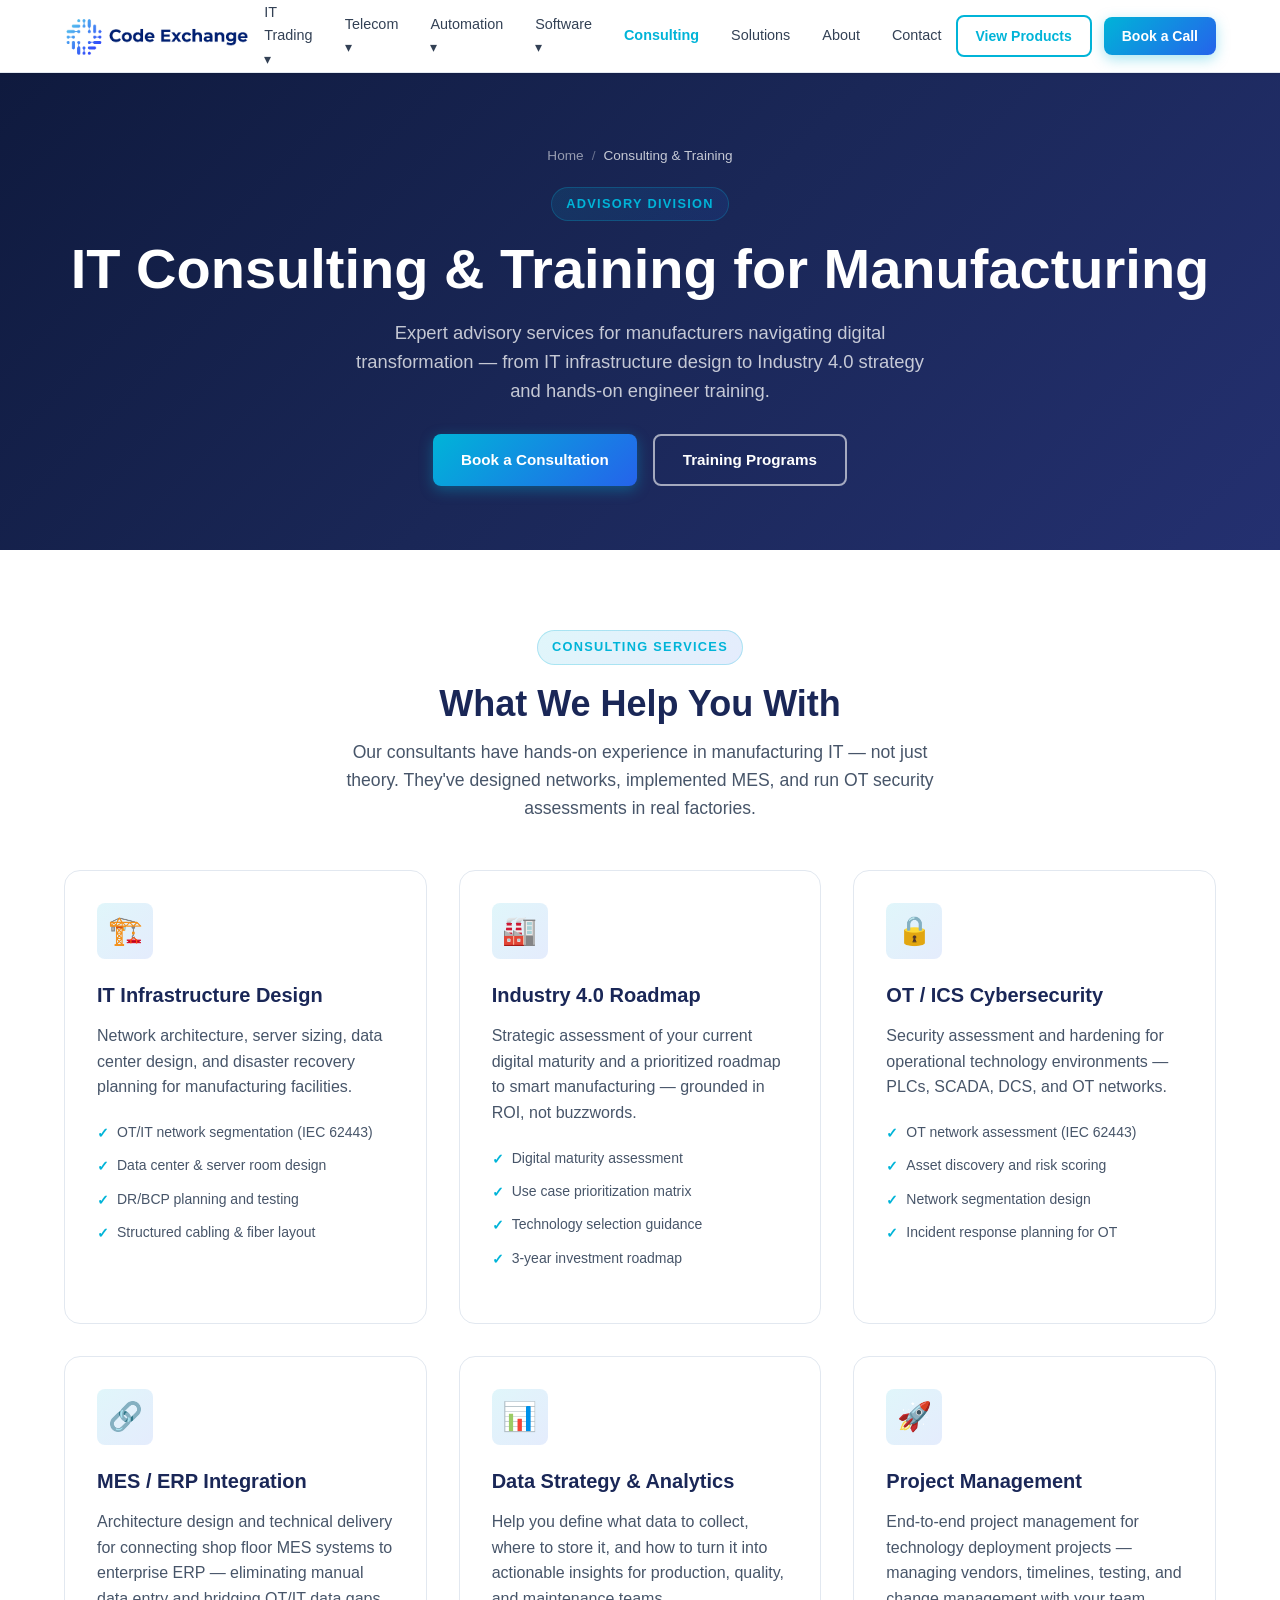
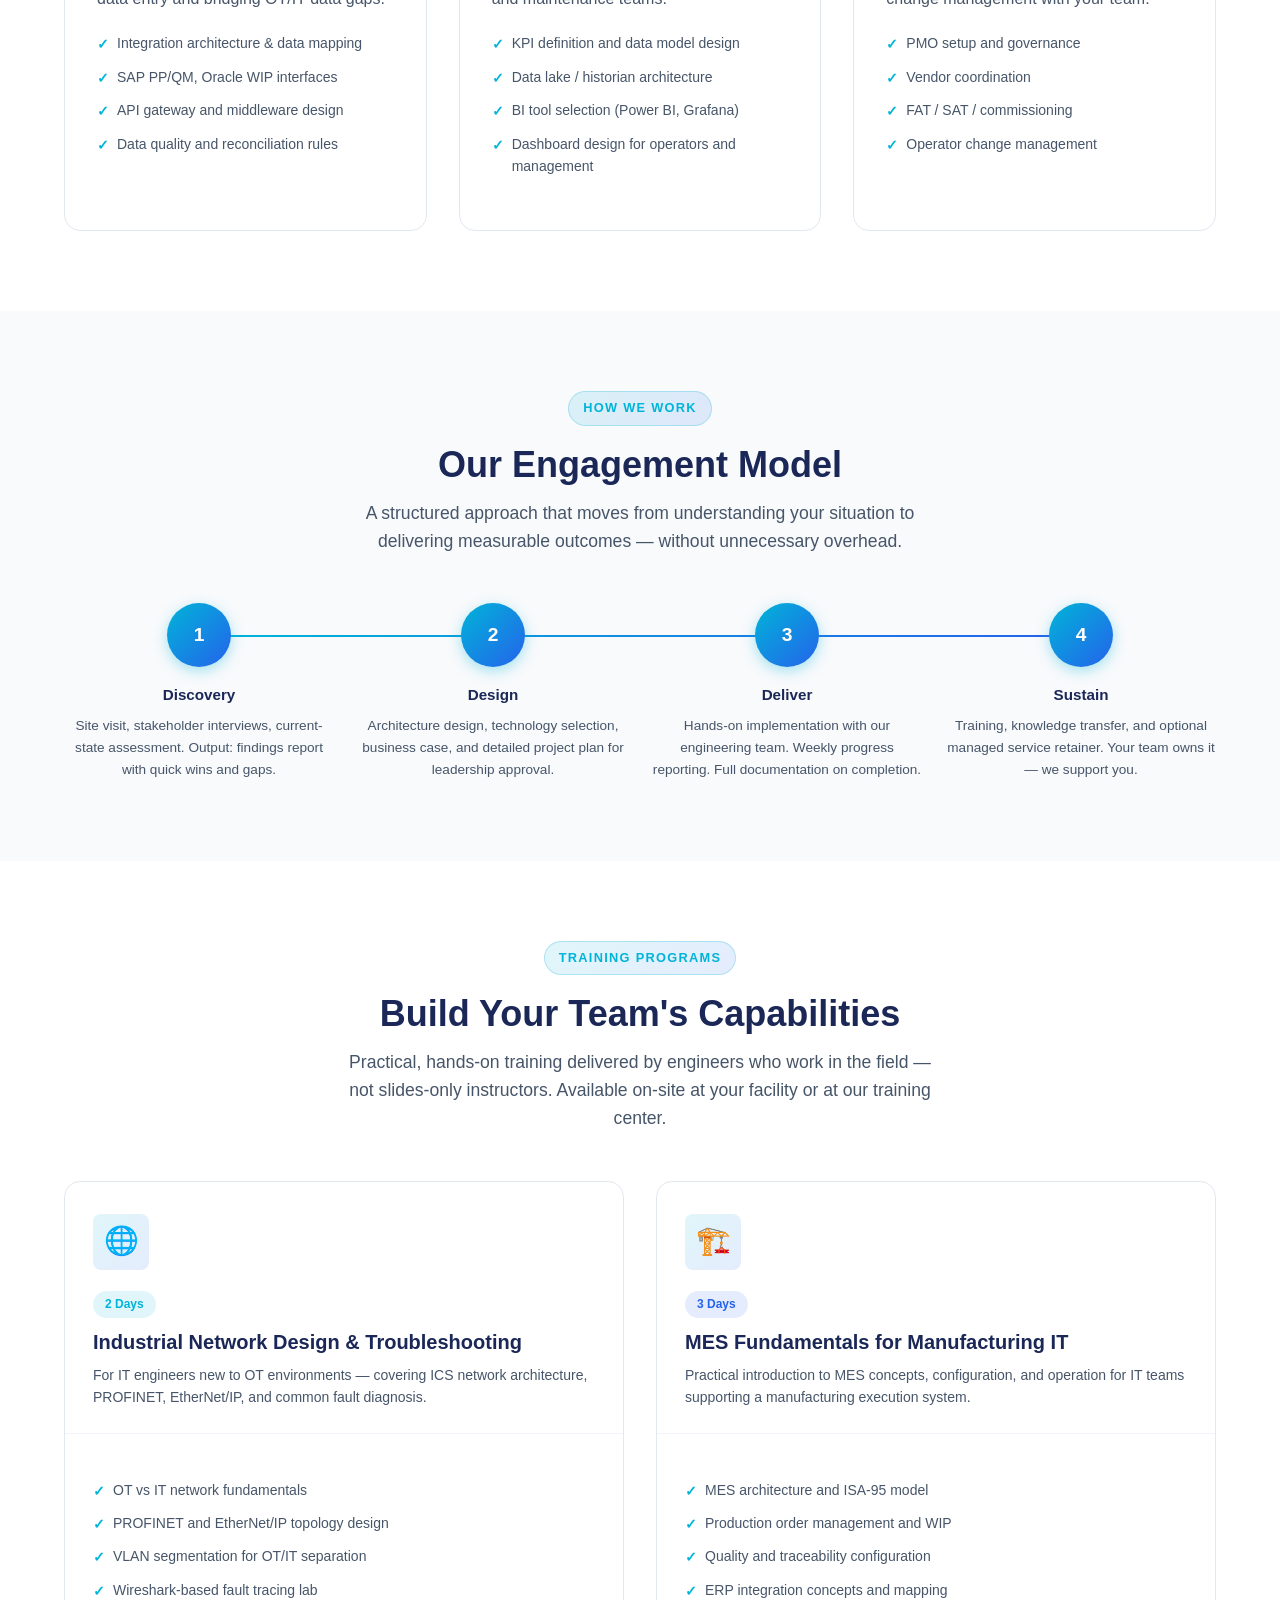
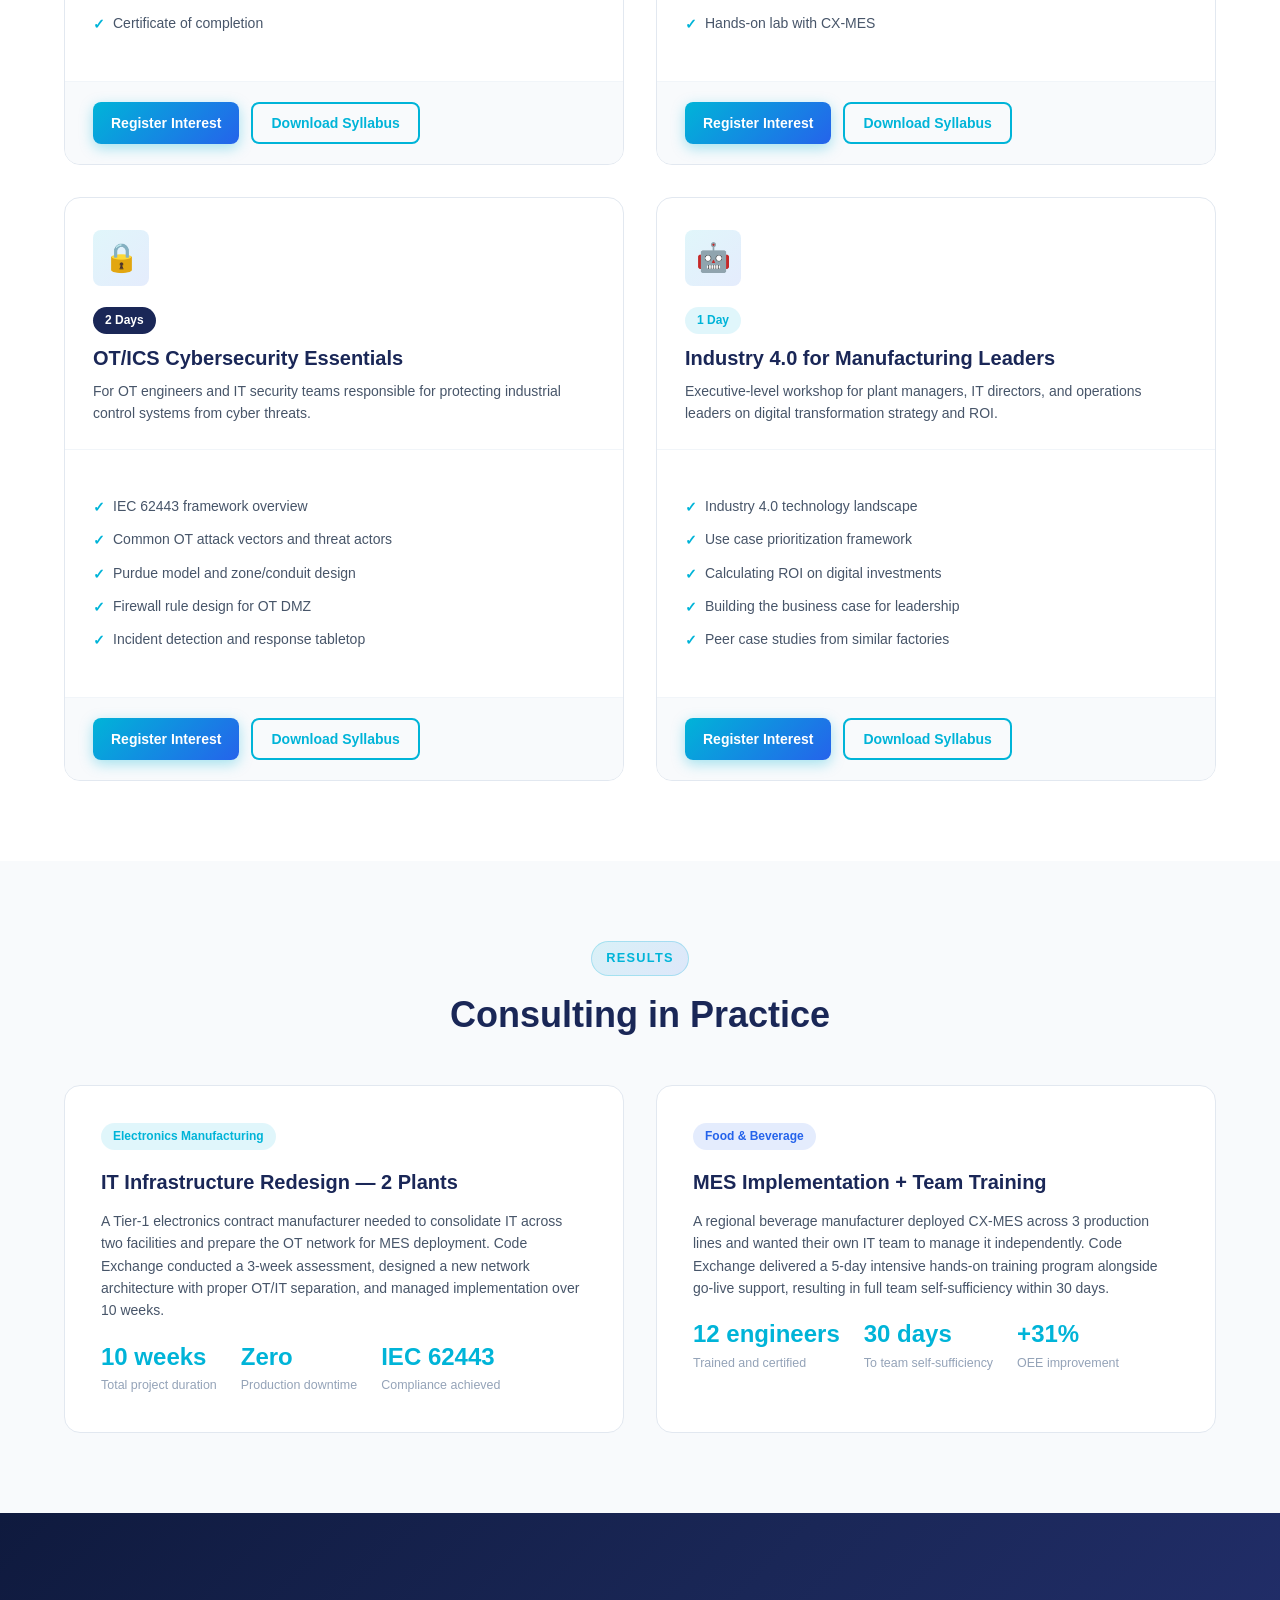
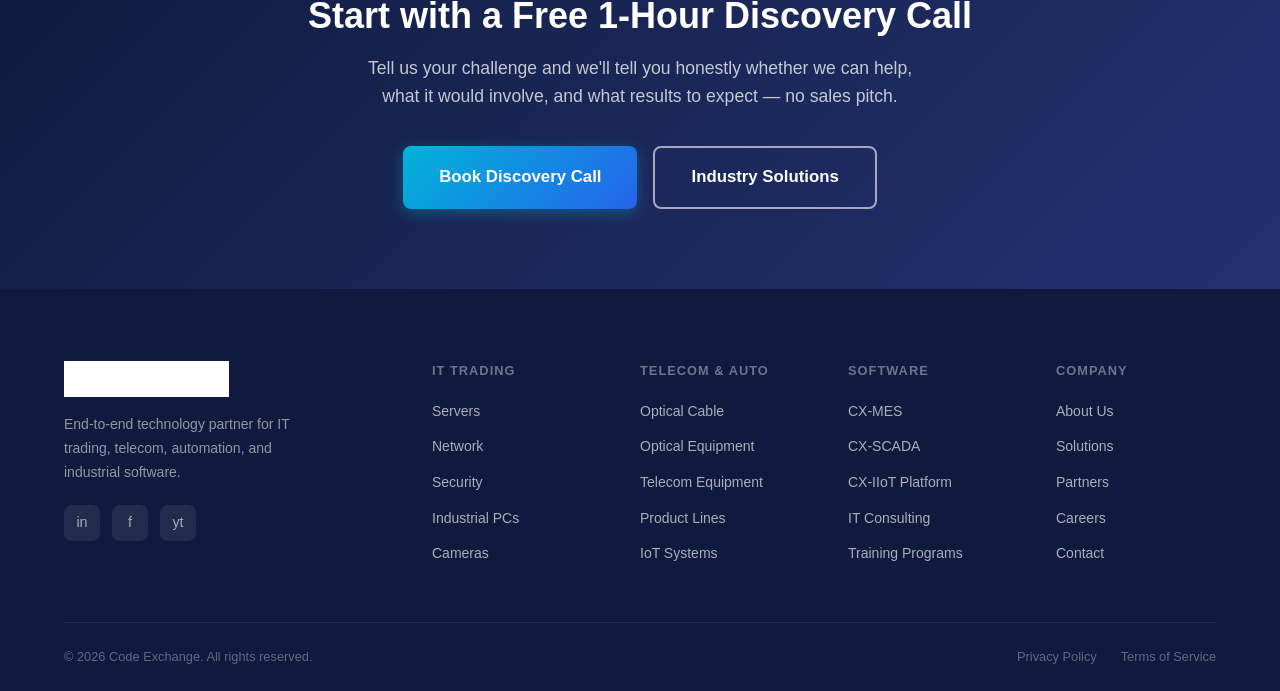
<file: consulting.html>
<!DOCTYPE html>
<html lang="en">
<head>
  <meta charset="UTF-8">
  <meta name="viewport" content="width=device-width, initial-scale=1.0">
  <title>Consulting & Training — Code Exchange</title>
  <link rel="stylesheet" href="css/style.css">
</head>
<body>

<header class="header">
  <div class="container">
    <div class="header-inner">
      <a href="index.html" class="logo"><img src="images/logo.png" alt="Code Exchange"></a>
      <nav class="nav">
        <div class="nav-dropdown"><a href="it-trading.html">IT Trading ▾</a><div class="dropdown-menu"><a href="it-trading.html#servers"><span class="dm-icon">🖥️</span> Servers & Workstations</a><a href="it-trading.html#network"><span class="dm-icon">🌐</span> Network Equipment</a><a href="it-trading.html#security"><span class="dm-icon">🔒</span> Security Equipment</a><a href="it-trading.html#industrial"><span class="dm-icon">🏭</span> Industrial Computers</a><a href="it-trading.html#cameras"><span class="dm-icon">📷</span> Cameras</a></div></div>
        <div class="nav-dropdown"><a href="telecom.html">Telecom ▾</a><div class="dropdown-menu"><a href="telecom.html#optical-cable"><span class="dm-icon">💡</span> Optical Cable</a><a href="telecom.html#optical-equipment"><span class="dm-icon">🔭</span> Optical Equipment</a><a href="telecom.html#telecom-equipment"><span class="dm-icon">📡</span> Telecom Equipment</a></div></div>
        <div class="nav-dropdown"><a href="automation.html">Automation ▾</a><div class="dropdown-menu"><a href="automation.html#product-line"><span class="dm-icon">⚙️</span> Product Line Systems</a><a href="automation.html#iot"><span class="dm-icon">📶</span> IoT Systems</a></div></div>
        <div class="nav-dropdown"><a href="software.html">Software ▾</a><div class="dropdown-menu"><a href="software.html#mes"><span class="dm-icon">🏗️</span> MES Platform</a><a href="software.html#scada"><span class="dm-icon">📊</span> SCADA System</a><a href="software.html#iiot"><span class="dm-icon">🔗</span> IIoT / IoT Platform</a></div></div>
        <a href="consulting.html" class="active">Consulting</a>
        <a href="solutions.html">Solutions</a>
        <a href="about.html">About</a>
        <a href="contact.html">Contact</a>
      </nav>
      <div class="header-ctas">
        <a href="it-trading.html" class="btn btn-outline btn-sm">View Products</a>
        <a href="contact.html#book" class="btn btn-primary btn-sm">Book a Call</a>
      </div>
      <button class="hamburger" aria-label="Menu"><span></span><span></span><span></span></button>
    </div>
  </div>
</header>

<section class="page-hero">
  <div class="container">
    <div class="breadcrumb"><a href="index.html">Home</a><span>/</span><span style="color:rgba(255,255,255,0.75)">Consulting & Training</span></div>
    <div class="section-label">Advisory Division</div>
    <h1>IT Consulting & Training for Manufacturing</h1>
    <p>Expert advisory services for manufacturers navigating digital transformation — from IT infrastructure design to Industry 4.0 strategy and hands-on engineer training.</p>
    <div class="page-hero-ctas">
      <a href="contact.html#book" class="btn btn-primary">Book a Consultation</a>
      <a href="#training" class="btn btn-secondary">Training Programs</a>
    </div>
  </div>
</section>

<!-- CONSULTING SERVICES -->
<section class="section">
  <div class="container">
    <div class="section-header text-center">
      <div class="section-label">Consulting Services</div>
      <h2>What We Help You With</h2>
      <p>Our consultants have hands-on experience in manufacturing IT — not just theory. They've designed networks, implemented MES, and run OT security assessments in real factories.</p>
    </div>
    <div class="grid-3">
      <div class="card">
        <div class="card-icon">🏗️</div>
        <h3>IT Infrastructure Design</h3>
        <p style="margin:12px 0">Network architecture, server sizing, data center design, and disaster recovery planning for manufacturing facilities.</p>
        <ul class="product-features" style="margin-top:16px">
          <li>OT/IT network segmentation (IEC 62443)</li>
          <li>Data center & server room design</li>
          <li>DR/BCP planning and testing</li>
          <li>Structured cabling & fiber layout</li>
        </ul>
      </div>
      <div class="card">
        <div class="card-icon">🏭</div>
        <h3>Industry 4.0 Roadmap</h3>
        <p style="margin:12px 0">Strategic assessment of your current digital maturity and a prioritized roadmap to smart manufacturing — grounded in ROI, not buzzwords.</p>
        <ul class="product-features" style="margin-top:16px">
          <li>Digital maturity assessment</li>
          <li>Use case prioritization matrix</li>
          <li>Technology selection guidance</li>
          <li>3-year investment roadmap</li>
        </ul>
      </div>
      <div class="card">
        <div class="card-icon">🔒</div>
        <h3>OT / ICS Cybersecurity</h3>
        <p style="margin:12px 0">Security assessment and hardening for operational technology environments — PLCs, SCADA, DCS, and OT networks.</p>
        <ul class="product-features" style="margin-top:16px">
          <li>OT network assessment (IEC 62443)</li>
          <li>Asset discovery and risk scoring</li>
          <li>Network segmentation design</li>
          <li>Incident response planning for OT</li>
        </ul>
      </div>
      <div class="card">
        <div class="card-icon">🔗</div>
        <h3>MES / ERP Integration</h3>
        <p style="margin:12px 0">Architecture design and technical delivery for connecting shop floor MES systems to enterprise ERP — eliminating manual data entry and bridging OT/IT data gaps.</p>
        <ul class="product-features" style="margin-top:16px">
          <li>Integration architecture & data mapping</li>
          <li>SAP PP/QM, Oracle WIP interfaces</li>
          <li>API gateway and middleware design</li>
          <li>Data quality and reconciliation rules</li>
        </ul>
      </div>
      <div class="card">
        <div class="card-icon">📊</div>
        <h3>Data Strategy & Analytics</h3>
        <p style="margin:12px 0">Help you define what data to collect, where to store it, and how to turn it into actionable insights for production, quality, and maintenance teams.</p>
        <ul class="product-features" style="margin-top:16px">
          <li>KPI definition and data model design</li>
          <li>Data lake / historian architecture</li>
          <li>BI tool selection (Power BI, Grafana)</li>
          <li>Dashboard design for operators and management</li>
        </ul>
      </div>
      <div class="card">
        <div class="card-icon">🚀</div>
        <h3>Project Management</h3>
        <p style="margin:12px 0">End-to-end project management for technology deployment projects — managing vendors, timelines, testing, and change management with your team.</p>
        <ul class="product-features" style="margin-top:16px">
          <li>PMO setup and governance</li>
          <li>Vendor coordination</li>
          <li>FAT / SAT / commissioning</li>
          <li>Operator change management</li>
        </ul>
      </div>
    </div>
  </div>
</section>

<!-- ENGAGEMENT MODEL -->
<section class="section" style="background:var(--gray-50)">
  <div class="container">
    <div class="section-header text-center">
      <div class="section-label">How We Work</div>
      <h2>Our Engagement Model</h2>
      <p>A structured approach that moves from understanding your situation to delivering measurable outcomes — without unnecessary overhead.</p>
    </div>
    <div class="steps">
      <div class="step">
        <div class="step-number">1</div>
        <h4>Discovery</h4>
        <p>Site visit, stakeholder interviews, current-state assessment. Output: findings report with quick wins and gaps.</p>
      </div>
      <div class="step">
        <div class="step-number">2</div>
        <h4>Design</h4>
        <p>Architecture design, technology selection, business case, and detailed project plan for leadership approval.</p>
      </div>
      <div class="step">
        <div class="step-number">3</div>
        <h4>Deliver</h4>
        <p>Hands-on implementation with our engineering team. Weekly progress reporting. Full documentation on completion.</p>
      </div>
      <div class="step">
        <div class="step-number">4</div>
        <h4>Sustain</h4>
        <p>Training, knowledge transfer, and optional managed service retainer. Your team owns it — we support you.</p>
      </div>
    </div>
  </div>
</section>

<!-- TRAINING -->
<section class="section" id="training">
  <div class="container">
    <div class="section-header text-center">
      <div class="section-label">Training Programs</div>
      <h2>Build Your Team's Capabilities</h2>
      <p>Practical, hands-on training delivered by engineers who work in the field — not slides-only instructors. Available on-site at your facility or at our training center.</p>
    </div>
    <div class="grid-2">
      <div class="product-card">
        <div class="product-card-header">
          <div class="card-icon">🌐</div>
          <div class="badge badge-cyan" style="margin-bottom:8px">2 Days</div>
          <h3>Industrial Network Design & Troubleshooting</h3>
          <p style="font-size:0.875rem;margin-top:6px">For IT engineers new to OT environments — covering ICS network architecture, PROFINET, EtherNet/IP, and common fault diagnosis.</p>
        </div>
        <div class="product-card-body">
          <ul class="product-features">
            <li>OT vs IT network fundamentals</li>
            <li>PROFINET and EtherNet/IP topology design</li>
            <li>VLAN segmentation for OT/IT separation</li>
            <li>Wireshark-based fault tracing lab</li>
            <li>Certificate of completion</li>
          </ul>
        </div>
        <div class="product-card-footer">
          <a href="contact.html" class="btn btn-primary btn-sm">Register Interest</a>
          <a href="contact.html" class="btn btn-outline btn-sm">Download Syllabus</a>
        </div>
      </div>
      <div class="product-card">
        <div class="product-card-header">
          <div class="card-icon">🏗️</div>
          <div class="badge badge-blue" style="margin-bottom:8px">3 Days</div>
          <h3>MES Fundamentals for Manufacturing IT</h3>
          <p style="font-size:0.875rem;margin-top:6px">Practical introduction to MES concepts, configuration, and operation for IT teams supporting a manufacturing execution system.</p>
        </div>
        <div class="product-card-body">
          <ul class="product-features">
            <li>MES architecture and ISA-95 model</li>
            <li>Production order management and WIP</li>
            <li>Quality and traceability configuration</li>
            <li>ERP integration concepts and mapping</li>
            <li>Hands-on lab with CX-MES</li>
          </ul>
        </div>
        <div class="product-card-footer">
          <a href="contact.html" class="btn btn-primary btn-sm">Register Interest</a>
          <a href="contact.html" class="btn btn-outline btn-sm">Download Syllabus</a>
        </div>
      </div>
      <div class="product-card">
        <div class="product-card-header">
          <div class="card-icon">🔒</div>
          <div class="badge badge-navy" style="margin-bottom:8px">2 Days</div>
          <h3>OT/ICS Cybersecurity Essentials</h3>
          <p style="font-size:0.875rem;margin-top:6px">For OT engineers and IT security teams responsible for protecting industrial control systems from cyber threats.</p>
        </div>
        <div class="product-card-body">
          <ul class="product-features">
            <li>IEC 62443 framework overview</li>
            <li>Common OT attack vectors and threat actors</li>
            <li>Purdue model and zone/conduit design</li>
            <li>Firewall rule design for OT DMZ</li>
            <li>Incident detection and response tabletop</li>
          </ul>
        </div>
        <div class="product-card-footer">
          <a href="contact.html" class="btn btn-primary btn-sm">Register Interest</a>
          <a href="contact.html" class="btn btn-outline btn-sm">Download Syllabus</a>
        </div>
      </div>
      <div class="product-card">
        <div class="product-card-header">
          <div class="card-icon">🤖</div>
          <div class="badge badge-cyan" style="margin-bottom:8px">1 Day</div>
          <h3>Industry 4.0 for Manufacturing Leaders</h3>
          <p style="font-size:0.875rem;margin-top:6px">Executive-level workshop for plant managers, IT directors, and operations leaders on digital transformation strategy and ROI.</p>
        </div>
        <div class="product-card-body">
          <ul class="product-features">
            <li>Industry 4.0 technology landscape</li>
            <li>Use case prioritization framework</li>
            <li>Calculating ROI on digital investments</li>
            <li>Building the business case for leadership</li>
            <li>Peer case studies from similar factories</li>
          </ul>
        </div>
        <div class="product-card-footer">
          <a href="contact.html" class="btn btn-primary btn-sm">Register Interest</a>
          <a href="contact.html" class="btn btn-outline btn-sm">Download Syllabus</a>
        </div>
      </div>
    </div>
  </div>
</section>

<!-- CASE STUDY TEASER -->
<section class="section" style="background:var(--gray-50)">
  <div class="container">
    <div class="section-header text-center">
      <div class="section-label">Results</div>
      <h2>Consulting in Practice</h2>
    </div>
    <div class="grid-2">
      <div class="testimonial-card">
        <div class="badge badge-cyan" style="margin-bottom:16px">Electronics Manufacturing</div>
        <h3 style="margin-bottom:12px">IT Infrastructure Redesign — 2 Plants</h3>
        <p style="font-size:0.875rem;margin-bottom:16px">A Tier-1 electronics contract manufacturer needed to consolidate IT across two facilities and prepare the OT network for MES deployment. Code Exchange conducted a 3-week assessment, designed a new network architecture with proper OT/IT separation, and managed implementation over 10 weeks.</p>
        <div style="display:flex;gap:24px;margin-top:16px">
          <div><div style="font-size:1.5rem;font-weight:800;color:var(--cyan)">10 weeks</div><div style="font-size:0.78rem;color:var(--gray-400)">Total project duration</div></div>
          <div><div style="font-size:1.5rem;font-weight:800;color:var(--cyan)">Zero</div><div style="font-size:0.78rem;color:var(--gray-400)">Production downtime</div></div>
          <div><div style="font-size:1.5rem;font-weight:800;color:var(--cyan)">IEC 62443</div><div style="font-size:0.78rem;color:var(--gray-400)">Compliance achieved</div></div>
        </div>
      </div>
      <div class="testimonial-card">
        <div class="badge badge-blue" style="margin-bottom:16px">Food & Beverage</div>
        <h3 style="margin-bottom:12px">MES Implementation + Team Training</h3>
        <p style="font-size:0.875rem;margin-bottom:16px">A regional beverage manufacturer deployed CX-MES across 3 production lines and wanted their own IT team to manage it independently. Code Exchange delivered a 5-day intensive hands-on training program alongside go-live support, resulting in full team self-sufficiency within 30 days.</p>
        <div style="display:flex;gap:24px;margin-top:16px">
          <div><div style="font-size:1.5rem;font-weight:800;color:var(--cyan)">12 engineers</div><div style="font-size:0.78rem;color:var(--gray-400)">Trained and certified</div></div>
          <div><div style="font-size:1.5rem;font-weight:800;color:var(--cyan)">30 days</div><div style="font-size:0.78rem;color:var(--gray-400)">To team self-sufficiency</div></div>
          <div><div style="font-size:1.5rem;font-weight:800;color:var(--cyan)">+31%</div><div style="font-size:0.78rem;color:var(--gray-400)">OEE improvement</div></div>
        </div>
      </div>
    </div>
  </div>
</section>

<section class="cta-banner">
  <div class="container">
    <h2>Start with a Free 1-Hour Discovery Call</h2>
    <p>Tell us your challenge and we'll tell you honestly whether we can help, what it would involve, and what results to expect — no sales pitch.</p>
    <div class="cta-banner-btns">
      <a href="contact.html#book" class="btn btn-primary btn-lg">Book Discovery Call</a>
      <a href="solutions.html" class="btn btn-secondary btn-lg">Industry Solutions</a>
    </div>
  </div>
</section>

<footer class="footer">
  <div class="container">
    <div class="footer-grid">
      <div class="footer-brand">
        <div class="footer-logo"><img src="images/logo.png" alt="Code Exchange"></div>
        <p>End-to-end technology partner for IT trading, telecom, automation, and industrial software.</p>
        <div class="social-links"><a href="#" class="social-link">in</a><a href="#" class="social-link">f</a><a href="#" class="social-link">yt</a></div>
      </div>
      <div class="footer-col"><h5>IT Trading</h5><ul><li><a href="it-trading.html#servers">Servers</a></li><li><a href="it-trading.html#network">Network</a></li><li><a href="it-trading.html#security">Security</a></li><li><a href="it-trading.html#industrial">Industrial PCs</a></li><li><a href="it-trading.html#cameras">Cameras</a></li></ul></div>
      <div class="footer-col"><h5>Telecom & Auto</h5><ul><li><a href="telecom.html#optical-cable">Optical Cable</a></li><li><a href="telecom.html#optical-equipment">Optical Equipment</a></li><li><a href="telecom.html#telecom-equipment">Telecom Equipment</a></li><li><a href="automation.html#product-line">Product Lines</a></li><li><a href="automation.html#iot">IoT Systems</a></li></ul></div>
      <div class="footer-col"><h5>Software</h5><ul><li><a href="software.html#mes">CX-MES</a></li><li><a href="software.html#scada">CX-SCADA</a></li><li><a href="software.html#iiot">CX-IIoT Platform</a></li><li><a href="consulting.html">IT Consulting</a></li><li><a href="#training">Training Programs</a></li></ul></div>
      <div class="footer-col"><h5>Company</h5><ul><li><a href="about.html">About Us</a></li><li><a href="solutions.html">Solutions</a></li><li><a href="about.html#partners">Partners</a></li><li><a href="about.html#careers">Careers</a></li><li><a href="contact.html">Contact</a></li></ul></div>
    </div>
    <div class="footer-bottom">
      <p>&copy; 2026 Code Exchange. All rights reserved.</p>
      <div class="footer-bottom-links"><a href="#">Privacy Policy</a><a href="#">Terms of Service</a></div>
    </div>
  </div>
</footer>
<script src="js/main.js"></script>
</body>
</html>
</file>
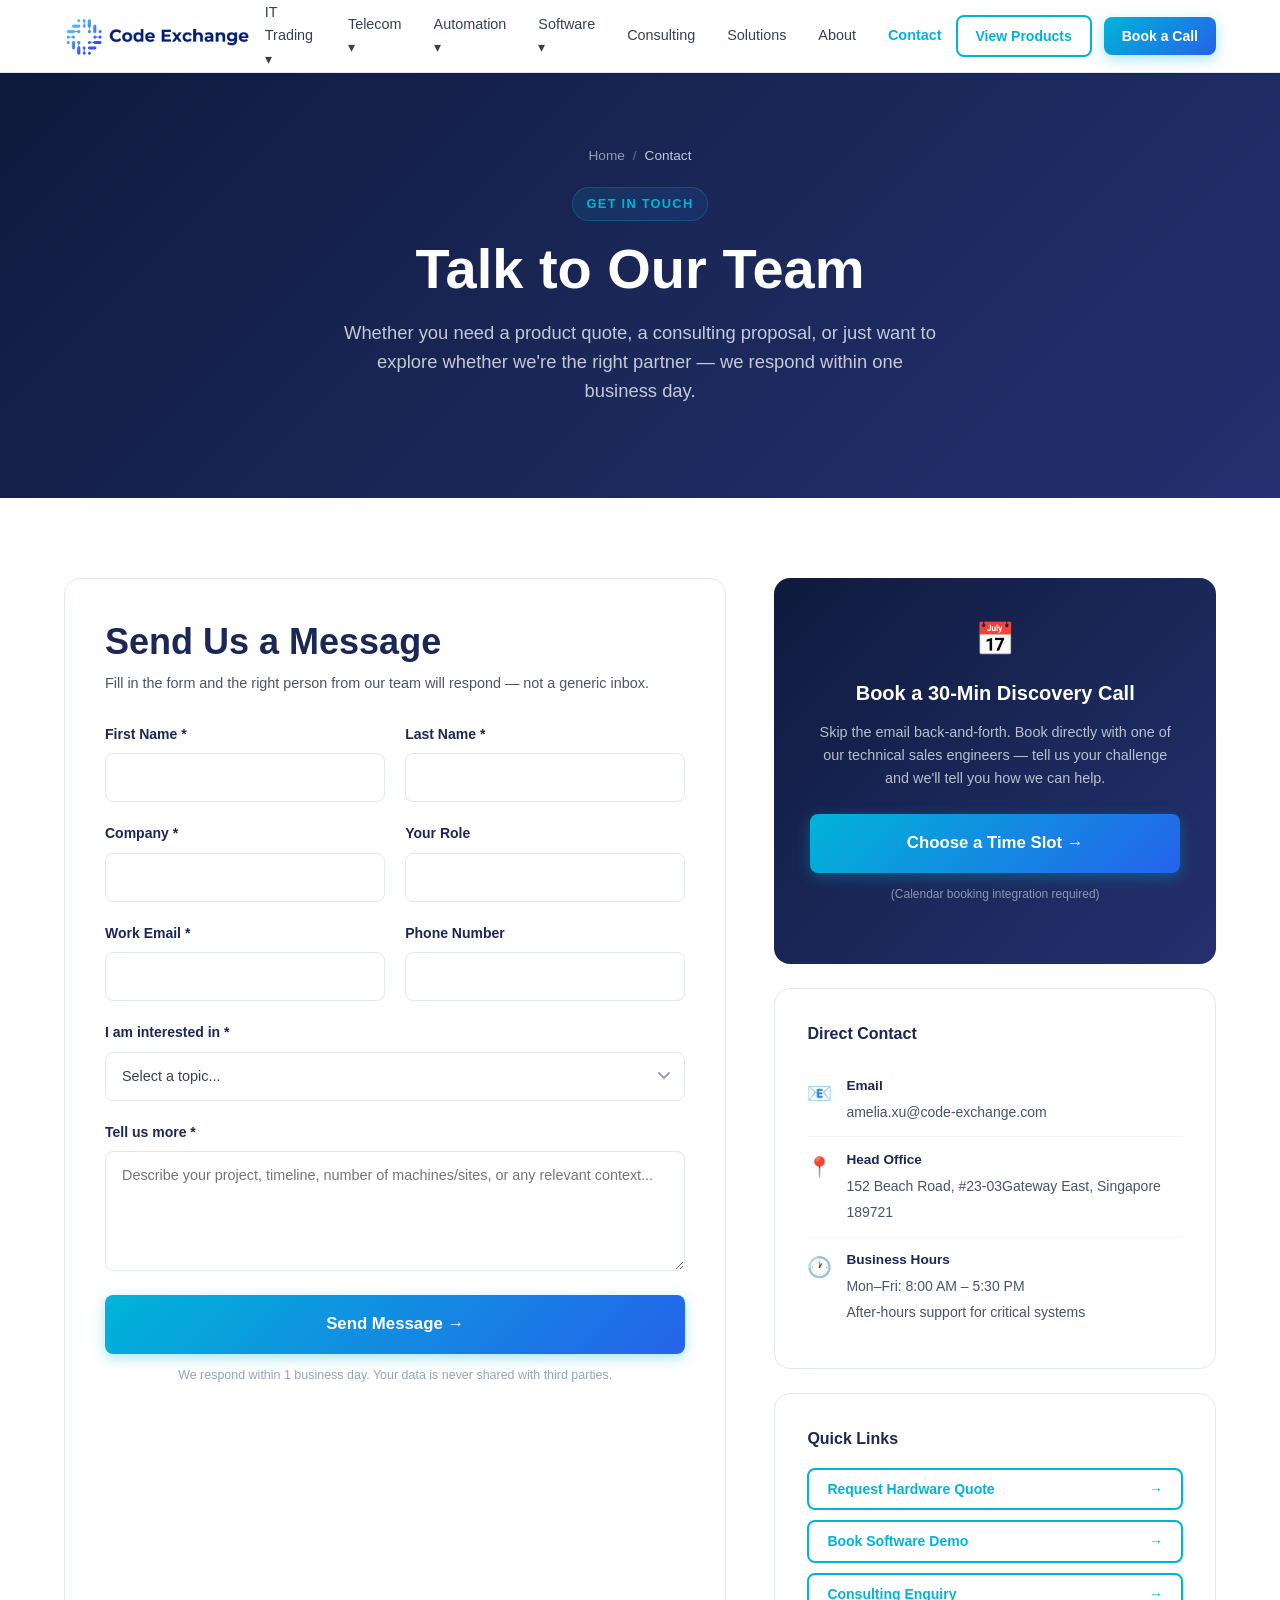
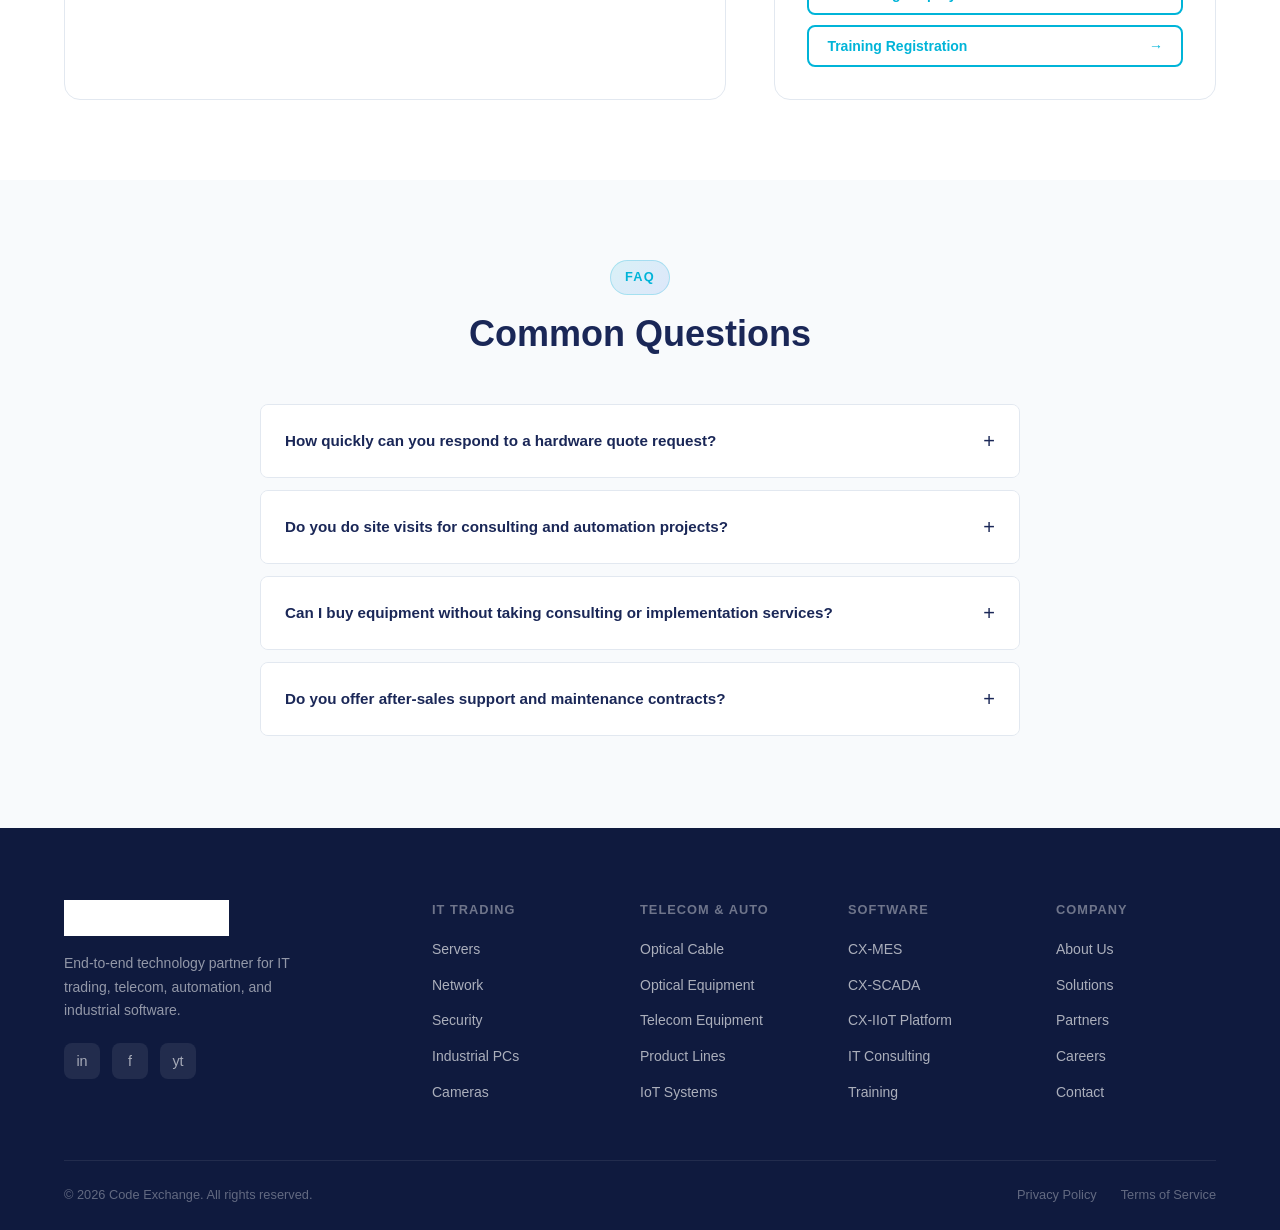
<file: contact.html>
<!DOCTYPE html>
<html lang="en">
<head>
  <meta charset="UTF-8">
  <meta name="viewport" content="width=device-width, initial-scale=1.0">
  <title>Contact — Code Exchange</title>
  <link rel="stylesheet" href="css/style.css">
</head>
<body>

<header class="header">
  <div class="container">
    <div class="header-inner">
      <a href="index.html" class="logo"><img src="images/logo.png" alt="Code Exchange"></a>
      <nav class="nav">
        <div class="nav-dropdown"><a href="it-trading.html">IT Trading ▾</a><div class="dropdown-menu"><a href="it-trading.html#servers"><span class="dm-icon">🖥️</span> Servers & Workstations</a><a href="it-trading.html#network"><span class="dm-icon">🌐</span> Network Equipment</a><a href="it-trading.html#security"><span class="dm-icon">🔒</span> Security Equipment</a><a href="it-trading.html#industrial"><span class="dm-icon">🏭</span> Industrial Computers</a><a href="it-trading.html#cameras"><span class="dm-icon">📷</span> Cameras</a></div></div>
        <div class="nav-dropdown"><a href="telecom.html">Telecom ▾</a><div class="dropdown-menu"><a href="telecom.html#optical-cable"><span class="dm-icon">💡</span> Optical Cable</a><a href="telecom.html#optical-equipment"><span class="dm-icon">🔭</span> Optical Equipment</a><a href="telecom.html#telecom-equipment"><span class="dm-icon">📡</span> Telecom Equipment</a></div></div>
        <div class="nav-dropdown"><a href="automation.html">Automation ▾</a><div class="dropdown-menu"><a href="automation.html#product-line"><span class="dm-icon">⚙️</span> Product Line Systems</a><a href="automation.html#iot"><span class="dm-icon">📶</span> IoT Systems</a></div></div>
        <div class="nav-dropdown"><a href="software.html">Software ▾</a><div class="dropdown-menu"><a href="software.html#mes"><span class="dm-icon">🏗️</span> MES Platform</a><a href="software.html#scada"><span class="dm-icon">📊</span> SCADA System</a><a href="software.html#iiot"><span class="dm-icon">🔗</span> IIoT / IoT Platform</a></div></div>
        <a href="consulting.html">Consulting</a>
        <a href="solutions.html">Solutions</a>
        <a href="about.html">About</a>
        <a href="contact.html" class="active">Contact</a>
      </nav>
      <div class="header-ctas">
        <a href="it-trading.html" class="btn btn-outline btn-sm">View Products</a>
        <a href="#book" class="btn btn-primary btn-sm">Book a Call</a>
      </div>
      <button class="hamburger" aria-label="Menu"><span></span><span></span><span></span></button>
    </div>
  </div>
</header>

<section class="page-hero">
  <div class="container">
    <div class="breadcrumb"><a href="index.html">Home</a><span>/</span><span style="color:rgba(255,255,255,0.75)">Contact</span></div>
    <div class="section-label">Get in Touch</div>
    <h1>Talk to Our Team</h1>
    <p>Whether you need a product quote, a consulting proposal, or just want to explore whether we're the right partner — we respond within one business day.</p>
  </div>
</section>

<!-- CONTACT LAYOUT -->
<section class="section">
  <div class="container">
    <div class="contact-layout">
      <!-- FORM -->
      <div class="contact-form-card">
        <h2 style="margin-bottom:8px">Send Us a Message</h2>
        <p style="margin-bottom:28px;font-size:0.9rem">Fill in the form and the right person from our team will respond — not a generic inbox.</p>
        <form id="contact-form">
          <div class="form-grid">
            <div class="form-group">
              <label class="form-label" for="fname">First Name *</label>
              <input class="form-input" type="text" id="fname" name="fname" required>
              <span class="form-error">First name is required.</span>
            </div>
            <div class="form-group">
              <label class="form-label" for="lname">Last Name *</label>
              <input class="form-input" type="text" id="lname" name="lname" required>
              <span class="form-error">Last name is required.</span>
            </div>
            <div class="form-group">
              <label class="form-label" for="company">Company *</label>
              <input class="form-input" type="text" id="company" name="company" required>
              <span class="form-error">Company is required.</span>
            </div>
            <div class="form-group">
              <label class="form-label" for="role">Your Role</label>
              <input class="form-input" type="text" id="role" name="role" >
            </div>
            <div class="form-group">
              <label class="form-label" for="email">Work Email *</label>
              <input class="form-input" type="email" id="email" name="email" required>
              <span class="form-error">Please enter a valid email.</span>
            </div>
            <div class="form-group">
              <label class="form-label" for="phone">Phone Number</label>
              <input class="form-input" type="tel" id="phone" name="phone" >
            </div>
            <div class="form-group full">
              <label class="form-label" for="interest">I am interested in *</label>
              <select class="form-select" id="interest" name="interest" required>
                <option value="">Select a topic...</option>
                <option value="hardware-quote">Hardware / IT Equipment Quote</option>
                <option value="telecom-quote">Telecom / Fiber Quote</option>
                <option value="automation">Automation System</option>
                <option value="software-demo">Software Demo (MES / SCADA / IIoT)</option>
                <option value="consulting">Consulting Engagement</option>
                <option value="training">Training Program</option>
                <option value="partnership">Partnership / Reseller</option>
                <option value="general">General Enquiry</option>
              </select>
              <span class="form-error">Please select a topic.</span>
            </div>
            <div class="form-group full">
              <label class="form-label" for="message">Tell us more *</label>
              <textarea class="form-textarea" id="message" name="message" placeholder="Describe your project, timeline, number of machines/sites, or any relevant context..." required></textarea>
              <span class="form-error">Please include a message.</span>
            </div>
          </div>
          <button type="submit" class="btn btn-primary btn-lg" style="margin-top:24px;width:100%;justify-content:center">Send Message →</button>
          <p style="font-size:0.78rem;color:var(--gray-400);margin-top:12px;text-align:center">We respond within 1 business day. Your data is never shared with third parties.</p>
        </form>
      </div>

      <!-- SIDEBAR -->
      <div class="contact-sidebar">
        <!-- BOOK A CALL -->
        <div class="contact-book-card" id="book">
          <div style="font-size:2rem;margin-bottom:12px">📅</div>
          <h3>Book a 30-Min Discovery Call</h3>
          <p>Skip the email back-and-forth. Book directly with one of our technical sales engineers — tell us your challenge and we'll tell you how we can help.</p>
          <a href="#" class="btn btn-primary btn-lg" style="width:100%;justify-content:center">Choose a Time Slot →</a>
          <p style="font-size:0.75rem;color:rgba(255,255,255,0.5);margin-top:12px">(Calendar booking integration required)</p>
        </div>

        <!-- CONTACT DETAILS -->
        <div class="contact-info-card">
          <h4 style="margin-bottom:16px">Direct Contact</h4>
          <div class="contact-detail">
            <span class="contact-detail-icon">📧</span>
            <div class="contact-detail-text">
              <strong>Email</strong>
              <span>amelia.xu@code-exchange.com</span>
            </div>
          </div>
          <div class="contact-detail">
            <span class="contact-detail-icon">📍</span>
            <div class="contact-detail-text">
              <strong>Head Office</strong>
              <span>152 Beach Road, #23-03Gateway East, Singapore 189721</span>
            </div>
          </div>
          <div class="contact-detail">
            <span class="contact-detail-icon">🕐</span>
            <div class="contact-detail-text">
              <strong>Business Hours</strong>
              <span>Mon–Fri: 8:00 AM – 5:30 PM<br>After-hours support for critical systems</span>
            </div>
          </div>
        </div>

        <!-- QUICK LINKS -->
        <div class="contact-info-card">
          <h4 style="margin-bottom:16px">Quick Links</h4>
          <div style="display:flex;flex-direction:column;gap:10px">
            <a href="it-trading.html" class="btn btn-outline btn-sm" style="justify-content:space-between">Request Hardware Quote <span>→</span></a>
            <a href="software.html" class="btn btn-outline btn-sm" style="justify-content:space-between">Book Software Demo <span>→</span></a>
            <a href="consulting.html" class="btn btn-outline btn-sm" style="justify-content:space-between">Consulting Enquiry <span>→</span></a>
            <a href="consulting.html#training" class="btn btn-outline btn-sm" style="justify-content:space-between">Training Registration <span>→</span></a>
          </div>
        </div>
      </div>
    </div>
  </div>
</section>

<!-- FAQ -->
<section class="section" style="background:var(--gray-50)">
  <div class="container">
    <div class="section-header text-center">
      <div class="section-label">FAQ</div>
      <h2>Common Questions</h2>
    </div>
    <div class="faq">
      <div class="faq-item">
        <button class="faq-question">How quickly can you respond to a hardware quote request? <span class="faq-icon">+</span></button>
        <div class="faq-answer">For standard products from our stock, we can provide a formal quotation within 4 hours during business hours. For configured-to-order items (servers, storage, network gear), we typically respond within 1 business day. Complex projects requiring sizing and design reviews take 2–3 business days.</div>
      </div>
      <div class="faq-item">
        <button class="faq-question">Do you do site visits for consulting and automation projects? <span class="faq-icon">+</span></button>
        <div class="faq-answer">Yes — for any consulting engagement or automation project, we start with a site visit. For clients in HCMC, Hanoi, or Da Nang, we can typically schedule a visit within 1 week. For other locations across Vietnam, we coordinate visits as part of the project scoping. The initial discovery visit is complimentary for projects above a minimum value threshold.</div>
      </div>
      <div class="faq-item">
        <button class="faq-question">Can I buy equipment without taking consulting or implementation services? <span class="faq-icon">+</span></button>
        <div class="faq-answer">Absolutely. Our IT trading and telecom divisions operate independently — you can purchase hardware, fiber, or equipment with no obligation to use any of our services. Many clients start as hardware customers and later engage us for software or consulting as they grow.</div>
      </div>
      <div class="faq-item">
        <button class="faq-question">Do you offer after-sales support and maintenance contracts? <span class="faq-icon">+</span></button>
        <div class="faq-answer">Yes. We offer annual maintenance contracts (AMC) for hardware and managed service agreements for software and network infrastructure. AMC options include 8×5 next-business-day response, 8×5 same-day response, and 24×7 with 4-hour on-site SLA. Contact us for AMC pricing for your installed base.</div>
      </div>
    </div>
  </div>
</section>

<footer class="footer">
  <div class="container">
    <div class="footer-grid">
      <div class="footer-brand">
        <div class="footer-logo"><img src="images/logo.png" alt="Code Exchange"></div>
        <p>End-to-end technology partner for IT trading, telecom, automation, and industrial software.</p>
        <div class="social-links"><a href="#" class="social-link">in</a><a href="#" class="social-link">f</a><a href="#" class="social-link">yt</a></div>
      </div>
      <div class="footer-col"><h5>IT Trading</h5><ul><li><a href="it-trading.html#servers">Servers</a></li><li><a href="it-trading.html#network">Network</a></li><li><a href="it-trading.html#security">Security</a></li><li><a href="it-trading.html#industrial">Industrial PCs</a></li><li><a href="it-trading.html#cameras">Cameras</a></li></ul></div>
      <div class="footer-col"><h5>Telecom & Auto</h5><ul><li><a href="telecom.html#optical-cable">Optical Cable</a></li><li><a href="telecom.html#optical-equipment">Optical Equipment</a></li><li><a href="telecom.html#telecom-equipment">Telecom Equipment</a></li><li><a href="automation.html#product-line">Product Lines</a></li><li><a href="automation.html#iot">IoT Systems</a></li></ul></div>
      <div class="footer-col"><h5>Software</h5><ul><li><a href="software.html#mes">CX-MES</a></li><li><a href="software.html#scada">CX-SCADA</a></li><li><a href="software.html#iiot">CX-IIoT Platform</a></li><li><a href="consulting.html">IT Consulting</a></li><li><a href="consulting.html#training">Training</a></li></ul></div>
      <div class="footer-col"><h5>Company</h5><ul><li><a href="about.html">About Us</a></li><li><a href="solutions.html">Solutions</a></li><li><a href="about.html#partners">Partners</a></li><li><a href="about.html#careers">Careers</a></li><li><a href="contact.html">Contact</a></li></ul></div>
    </div>
    <div class="footer-bottom">
      <p>&copy; 2026 Code Exchange. All rights reserved.</p>
      <div class="footer-bottom-links"><a href="#">Privacy Policy</a><a href="#">Terms of Service</a></div>
    </div>
  </div>
</footer>
<script src="js/main.js"></script>
</body>
</html>
</file>
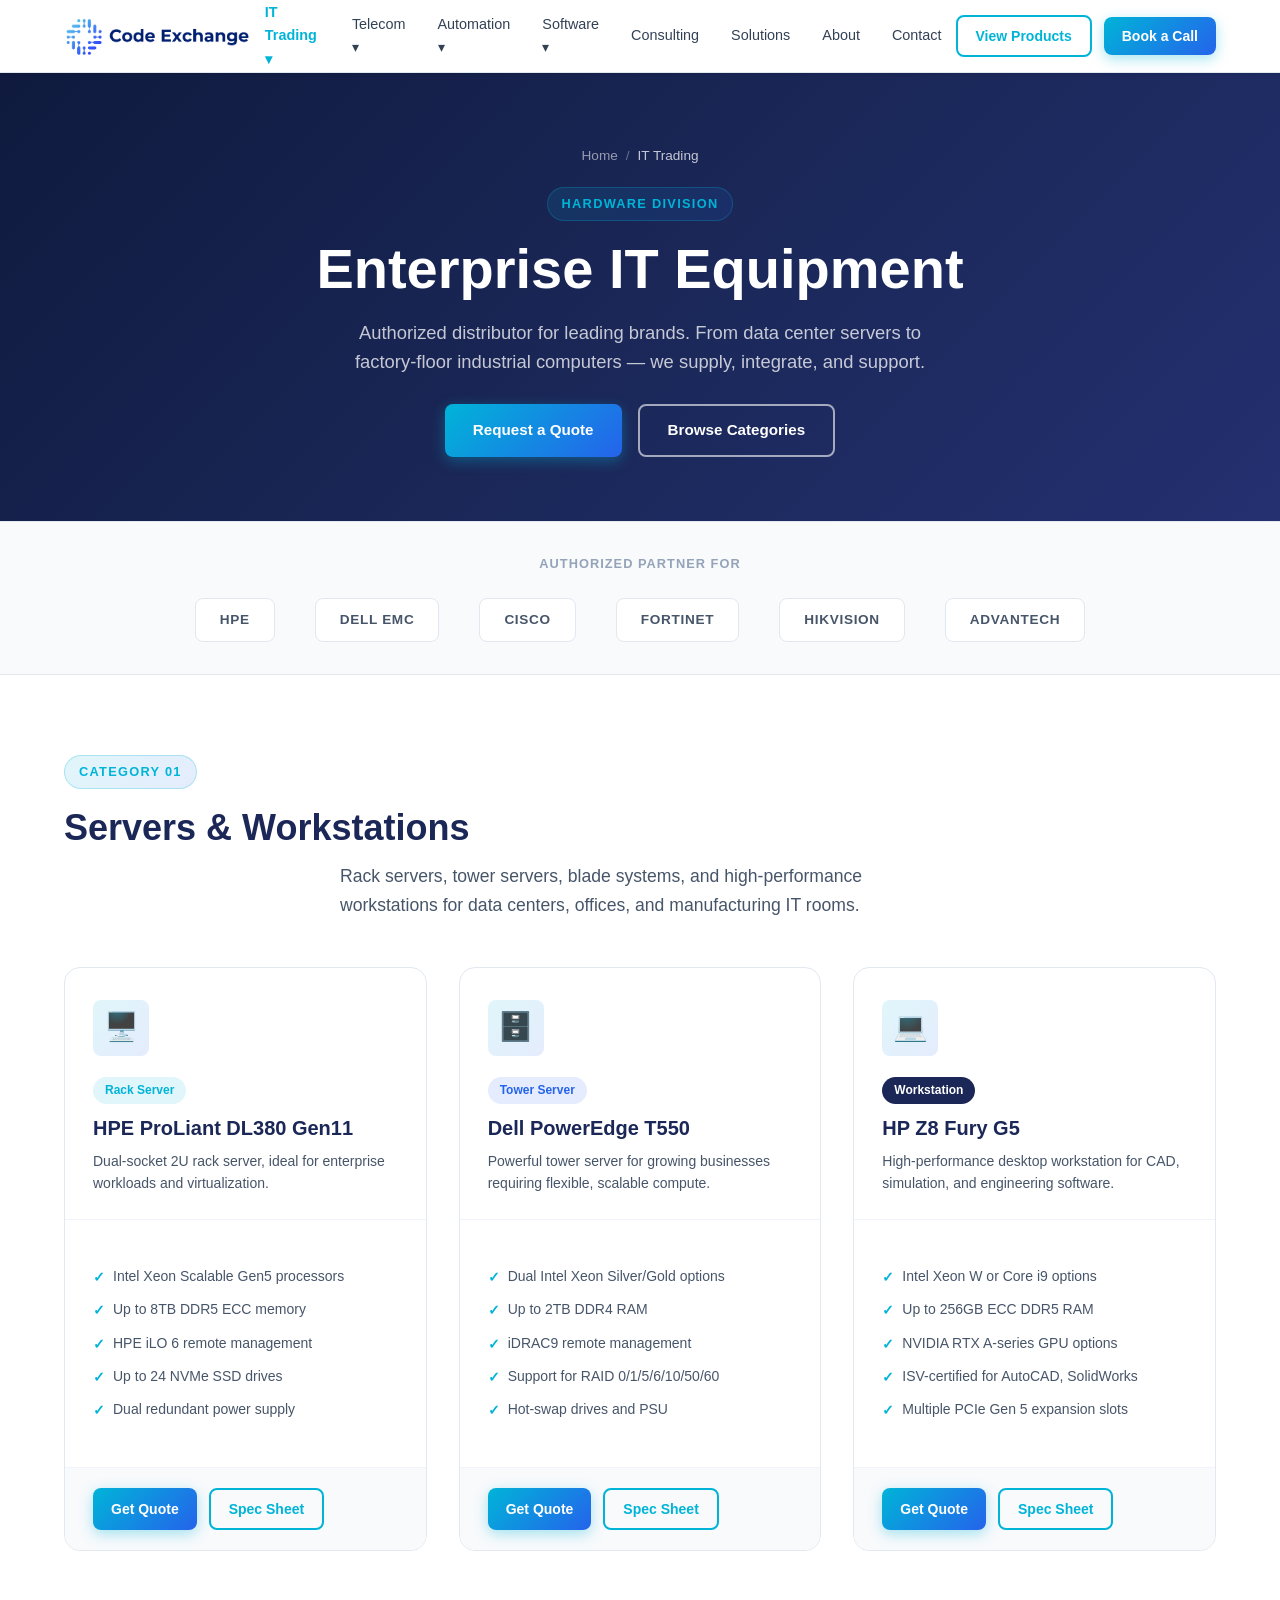
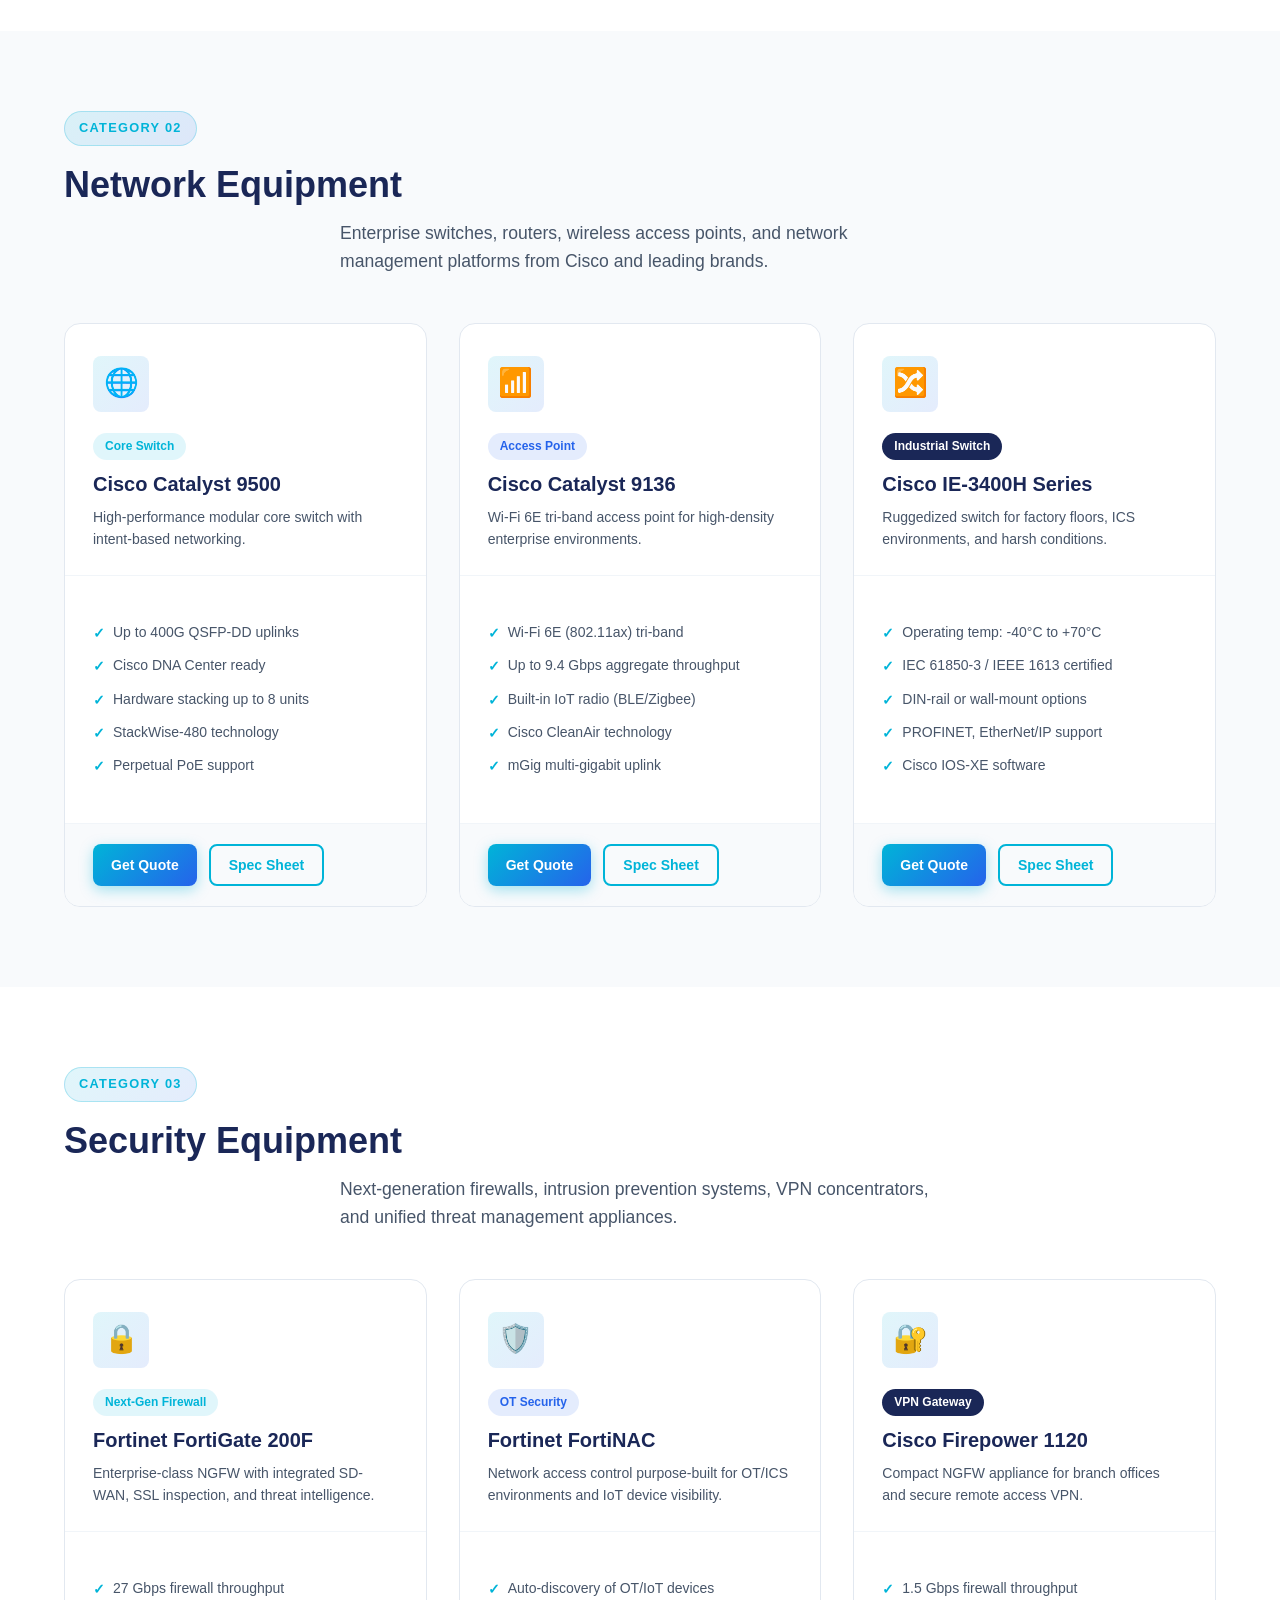
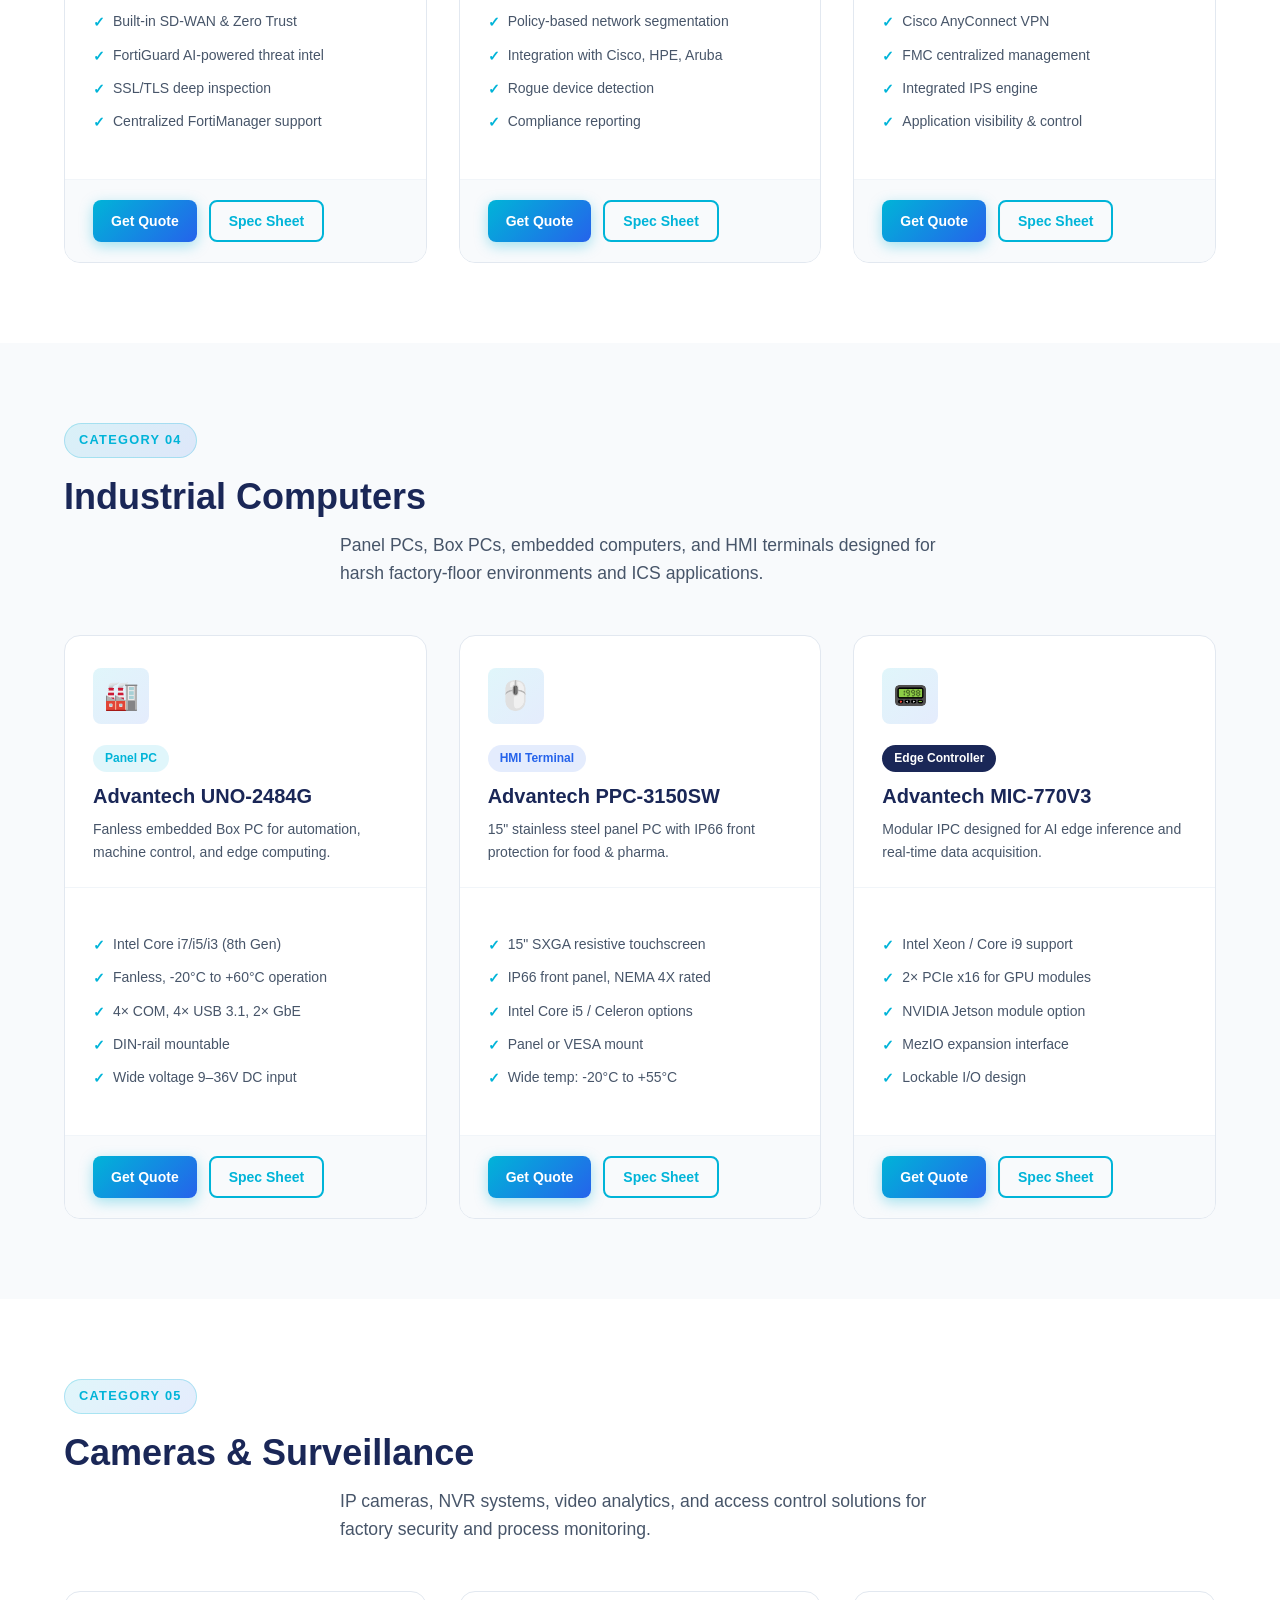
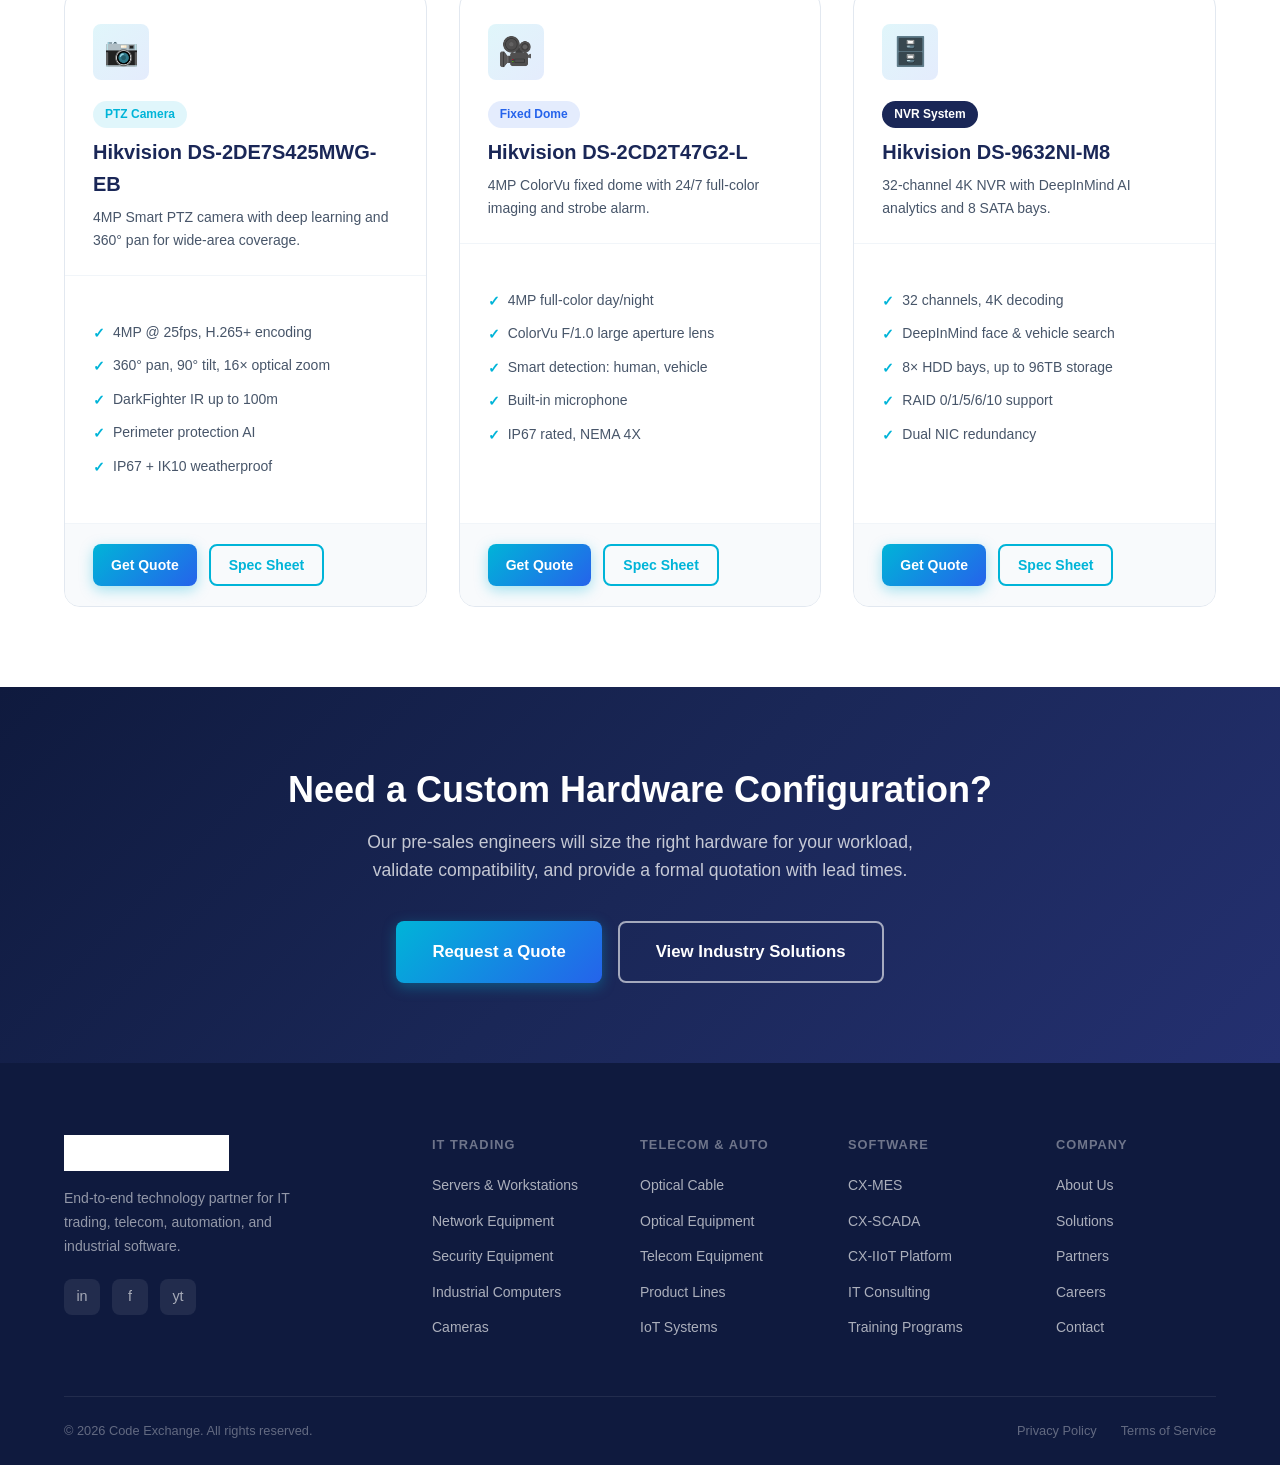
<file: it-trading.html>
<!DOCTYPE html>
<html lang="en">
<head>
  <meta charset="UTF-8">
  <meta name="viewport" content="width=device-width, initial-scale=1.0">
  <title>IT Trading — Code Exchange</title>
  <link rel="stylesheet" href="css/style.css">
</head>
<body>

<header class="header">
  <div class="container">
    <div class="header-inner">
      <a href="index.html" class="logo"><img src="images/logo.png" alt="Code Exchange"></a>
      <nav class="nav">
        <div class="nav-dropdown">
          <a href="it-trading.html" class="active">IT Trading ▾</a>
          <div class="dropdown-menu">
            <a href="#servers"><span class="dm-icon">🖥️</span> Servers & Workstations</a>
            <a href="#network"><span class="dm-icon">🌐</span> Network Equipment</a>
            <a href="#security"><span class="dm-icon">🔒</span> Security Equipment</a>
            <a href="#industrial"><span class="dm-icon">🏭</span> Industrial Computers</a>
            <a href="#cameras"><span class="dm-icon">📷</span> Cameras & Surveillance</a>
          </div>
        </div>
        <div class="nav-dropdown">
          <a href="telecom.html">Telecom ▾</a>
          <div class="dropdown-menu">
            <a href="telecom.html#optical-cable"><span class="dm-icon">💡</span> Optical Cable</a>
            <a href="telecom.html#optical-equipment"><span class="dm-icon">🔭</span> Optical Equipment</a>
            <a href="telecom.html#telecom-equipment"><span class="dm-icon">📡</span> Telecom Equipment</a>
          </div>
        </div>
        <div class="nav-dropdown">
          <a href="automation.html">Automation ▾</a>
          <div class="dropdown-menu">
            <a href="automation.html#product-line"><span class="dm-icon">⚙️</span> Product Line Systems</a>
            <a href="automation.html#iot"><span class="dm-icon">📶</span> IoT Systems</a>
          </div>
        </div>
        <div class="nav-dropdown">
          <a href="software.html">Software ▾</a>
          <div class="dropdown-menu">
            <a href="software.html#mes"><span class="dm-icon">🏗️</span> MES Platform</a>
            <a href="software.html#scada"><span class="dm-icon">📊</span> SCADA System</a>
            <a href="software.html#iiot"><span class="dm-icon">🔗</span> IIoT / IoT Platform</a>
          </div>
        </div>
        <a href="consulting.html">Consulting</a>
        <a href="solutions.html">Solutions</a>
        <a href="about.html">About</a>
        <a href="contact.html">Contact</a>
      </nav>
      <div class="header-ctas">
        <a href="it-trading.html" class="btn btn-outline btn-sm">View Products</a>
        <a href="contact.html#book" class="btn btn-primary btn-sm">Book a Call</a>
      </div>
      <button class="hamburger" aria-label="Menu"><span></span><span></span><span></span></button>
    </div>
  </div>
</header>

<!-- PAGE HERO -->
<section class="page-hero">
  <div class="container">
    <div class="breadcrumb">
      <a href="index.html">Home</a><span>/</span><span style="color:rgba(255,255,255,0.75)">IT Trading</span>
    </div>
    <div class="section-label">Hardware Division</div>
    <h1>Enterprise IT Equipment</h1>
    <p>Authorized distributor for leading brands. From data center servers to factory-floor industrial computers — we supply, integrate, and support.</p>
    <div class="page-hero-ctas">
      <a href="contact.html" class="btn btn-primary">Request a Quote</a>
      <a href="#servers" class="btn btn-secondary">Browse Categories</a>
    </div>
  </div>
</section>

<!-- BRANDS STRIP -->
<section class="logos-strip">
  <div class="container text-center">
    <p>Authorized partner for</p>
    <div class="logos-row">
      <div class="logo-pill">HPE</div>
      <div class="logo-pill">DELL EMC</div>
      <div class="logo-pill">CISCO</div>
      <div class="logo-pill">FORTINET</div>
      <div class="logo-pill">HIKVISION</div>
      <div class="logo-pill">ADVANTECH</div>
    </div>
  </div>
</section>

<!-- SERVERS -->
<section class="section" id="servers">
  <div class="container">
    <div class="section-header">
      <div class="section-label">Category 01</div>
      <h2>Servers & Workstations</h2>
      <p style="margin-top:12px">Rack servers, tower servers, blade systems, and high-performance workstations for data centers, offices, and manufacturing IT rooms.</p>
    </div>
    <div class="grid-3">
      <div class="product-card">
        <div class="product-card-header">
          <div class="card-icon">🖥️</div>
          <div class="badge badge-cyan" style="margin-bottom:8px">Rack Server</div>
          <h3>HPE ProLiant DL380 Gen11</h3>
          <p style="font-size:0.875rem;margin-top:6px">Dual-socket 2U rack server, ideal for enterprise workloads and virtualization.</p>
        </div>
        <div class="product-card-body">
          <ul class="product-features">
            <li>Intel Xeon Scalable Gen5 processors</li>
            <li>Up to 8TB DDR5 ECC memory</li>
            <li>HPE iLO 6 remote management</li>
            <li>Up to 24 NVMe SSD drives</li>
            <li>Dual redundant power supply</li>
          </ul>
        </div>
        <div class="product-card-footer">
          <a href="contact.html" class="btn btn-primary btn-sm">Get Quote</a>
          <a href="contact.html" class="btn btn-outline btn-sm">Spec Sheet</a>
        </div>
      </div>
      <div class="product-card">
        <div class="product-card-header">
          <div class="card-icon">🗄️</div>
          <div class="badge badge-blue" style="margin-bottom:8px">Tower Server</div>
          <h3>Dell PowerEdge T550</h3>
          <p style="font-size:0.875rem;margin-top:6px">Powerful tower server for growing businesses requiring flexible, scalable compute.</p>
        </div>
        <div class="product-card-body">
          <ul class="product-features">
            <li>Dual Intel Xeon Silver/Gold options</li>
            <li>Up to 2TB DDR4 RAM</li>
            <li>iDRAC9 remote management</li>
            <li>Support for RAID 0/1/5/6/10/50/60</li>
            <li>Hot-swap drives and PSU</li>
          </ul>
        </div>
        <div class="product-card-footer">
          <a href="contact.html" class="btn btn-primary btn-sm">Get Quote</a>
          <a href="contact.html" class="btn btn-outline btn-sm">Spec Sheet</a>
        </div>
      </div>
      <div class="product-card">
        <div class="product-card-header">
          <div class="card-icon">💻</div>
          <div class="badge badge-navy" style="margin-bottom:8px">Workstation</div>
          <h3>HP Z8 Fury G5</h3>
          <p style="font-size:0.875rem;margin-top:6px">High-performance desktop workstation for CAD, simulation, and engineering software.</p>
        </div>
        <div class="product-card-body">
          <ul class="product-features">
            <li>Intel Xeon W or Core i9 options</li>
            <li>Up to 256GB ECC DDR5 RAM</li>
            <li>NVIDIA RTX A-series GPU options</li>
            <li>ISV-certified for AutoCAD, SolidWorks</li>
            <li>Multiple PCIe Gen 5 expansion slots</li>
          </ul>
        </div>
        <div class="product-card-footer">
          <a href="contact.html" class="btn btn-primary btn-sm">Get Quote</a>
          <a href="contact.html" class="btn btn-outline btn-sm">Spec Sheet</a>
        </div>
      </div>
    </div>
  </div>
</section>

<!-- NETWORK -->
<section class="section" id="network" style="background:var(--gray-50)">
  <div class="container">
    <div class="section-header">
      <div class="section-label">Category 02</div>
      <h2>Network Equipment</h2>
      <p style="margin-top:12px">Enterprise switches, routers, wireless access points, and network management platforms from Cisco and leading brands.</p>
    </div>
    <div class="grid-3">
      <div class="product-card">
        <div class="product-card-header">
          <div class="card-icon">🌐</div>
          <div class="badge badge-cyan" style="margin-bottom:8px">Core Switch</div>
          <h3>Cisco Catalyst 9500</h3>
          <p style="font-size:0.875rem;margin-top:6px">High-performance modular core switch with intent-based networking.</p>
        </div>
        <div class="product-card-body">
          <ul class="product-features">
            <li>Up to 400G QSFP-DD uplinks</li>
            <li>Cisco DNA Center ready</li>
            <li>Hardware stacking up to 8 units</li>
            <li>StackWise-480 technology</li>
            <li>Perpetual PoE support</li>
          </ul>
        </div>
        <div class="product-card-footer">
          <a href="contact.html" class="btn btn-primary btn-sm">Get Quote</a>
          <a href="contact.html" class="btn btn-outline btn-sm">Spec Sheet</a>
        </div>
      </div>
      <div class="product-card">
        <div class="product-card-header">
          <div class="card-icon">📶</div>
          <div class="badge badge-blue" style="margin-bottom:8px">Access Point</div>
          <h3>Cisco Catalyst 9136</h3>
          <p style="font-size:0.875rem;margin-top:6px">Wi-Fi 6E tri-band access point for high-density enterprise environments.</p>
        </div>
        <div class="product-card-body">
          <ul class="product-features">
            <li>Wi-Fi 6E (802.11ax) tri-band</li>
            <li>Up to 9.4 Gbps aggregate throughput</li>
            <li>Built-in IoT radio (BLE/Zigbee)</li>
            <li>Cisco CleanAir technology</li>
            <li>mGig multi-gigabit uplink</li>
          </ul>
        </div>
        <div class="product-card-footer">
          <a href="contact.html" class="btn btn-primary btn-sm">Get Quote</a>
          <a href="contact.html" class="btn btn-outline btn-sm">Spec Sheet</a>
        </div>
      </div>
      <div class="product-card">
        <div class="product-card-header">
          <div class="card-icon">🔀</div>
          <div class="badge badge-navy" style="margin-bottom:8px">Industrial Switch</div>
          <h3>Cisco IE-3400H Series</h3>
          <p style="font-size:0.875rem;margin-top:6px">Ruggedized switch for factory floors, ICS environments, and harsh conditions.</p>
        </div>
        <div class="product-card-body">
          <ul class="product-features">
            <li>Operating temp: -40°C to +70°C</li>
            <li>IEC 61850-3 / IEEE 1613 certified</li>
            <li>DIN-rail or wall-mount options</li>
            <li>PROFINET, EtherNet/IP support</li>
            <li>Cisco IOS-XE software</li>
          </ul>
        </div>
        <div class="product-card-footer">
          <a href="contact.html" class="btn btn-primary btn-sm">Get Quote</a>
          <a href="contact.html" class="btn btn-outline btn-sm">Spec Sheet</a>
        </div>
      </div>
    </div>
  </div>
</section>

<!-- SECURITY -->
<section class="section" id="security">
  <div class="container">
    <div class="section-header">
      <div class="section-label">Category 03</div>
      <h2>Security Equipment</h2>
      <p style="margin-top:12px">Next-generation firewalls, intrusion prevention systems, VPN concentrators, and unified threat management appliances.</p>
    </div>
    <div class="grid-3">
      <div class="product-card">
        <div class="product-card-header">
          <div class="card-icon">🔒</div>
          <div class="badge badge-cyan" style="margin-bottom:8px">Next-Gen Firewall</div>
          <h3>Fortinet FortiGate 200F</h3>
          <p style="font-size:0.875rem;margin-top:6px">Enterprise-class NGFW with integrated SD-WAN, SSL inspection, and threat intelligence.</p>
        </div>
        <div class="product-card-body">
          <ul class="product-features">
            <li>27 Gbps firewall throughput</li>
            <li>Built-in SD-WAN & Zero Trust</li>
            <li>FortiGuard AI-powered threat intel</li>
            <li>SSL/TLS deep inspection</li>
            <li>Centralized FortiManager support</li>
          </ul>
        </div>
        <div class="product-card-footer">
          <a href="contact.html" class="btn btn-primary btn-sm">Get Quote</a>
          <a href="contact.html" class="btn btn-outline btn-sm">Spec Sheet</a>
        </div>
      </div>
      <div class="product-card">
        <div class="product-card-header">
          <div class="card-icon">🛡️</div>
          <div class="badge badge-blue" style="margin-bottom:8px">OT Security</div>
          <h3>Fortinet FortiNAC</h3>
          <p style="font-size:0.875rem;margin-top:6px">Network access control purpose-built for OT/ICS environments and IoT device visibility.</p>
        </div>
        <div class="product-card-body">
          <ul class="product-features">
            <li>Auto-discovery of OT/IoT devices</li>
            <li>Policy-based network segmentation</li>
            <li>Integration with Cisco, HPE, Aruba</li>
            <li>Rogue device detection</li>
            <li>Compliance reporting</li>
          </ul>
        </div>
        <div class="product-card-footer">
          <a href="contact.html" class="btn btn-primary btn-sm">Get Quote</a>
          <a href="contact.html" class="btn btn-outline btn-sm">Spec Sheet</a>
        </div>
      </div>
      <div class="product-card">
        <div class="product-card-header">
          <div class="card-icon">🔐</div>
          <div class="badge badge-navy" style="margin-bottom:8px">VPN Gateway</div>
          <h3>Cisco Firepower 1120</h3>
          <p style="font-size:0.875rem;margin-top:6px">Compact NGFW appliance for branch offices and secure remote access VPN.</p>
        </div>
        <div class="product-card-body">
          <ul class="product-features">
            <li>1.5 Gbps firewall throughput</li>
            <li>Cisco AnyConnect VPN</li>
            <li>FMC centralized management</li>
            <li>Integrated IPS engine</li>
            <li>Application visibility & control</li>
          </ul>
        </div>
        <div class="product-card-footer">
          <a href="contact.html" class="btn btn-primary btn-sm">Get Quote</a>
          <a href="contact.html" class="btn btn-outline btn-sm">Spec Sheet</a>
        </div>
      </div>
    </div>
  </div>
</section>

<!-- INDUSTRIAL -->
<section class="section" id="industrial" style="background:var(--gray-50)">
  <div class="container">
    <div class="section-header">
      <div class="section-label">Category 04</div>
      <h2>Industrial Computers</h2>
      <p style="margin-top:12px">Panel PCs, Box PCs, embedded computers, and HMI terminals designed for harsh factory-floor environments and ICS applications.</p>
    </div>
    <div class="grid-3">
      <div class="product-card">
        <div class="product-card-header">
          <div class="card-icon">🏭</div>
          <div class="badge badge-cyan" style="margin-bottom:8px">Panel PC</div>
          <h3>Advantech UNO-2484G</h3>
          <p style="font-size:0.875rem;margin-top:6px">Fanless embedded Box PC for automation, machine control, and edge computing.</p>
        </div>
        <div class="product-card-body">
          <ul class="product-features">
            <li>Intel Core i7/i5/i3 (8th Gen)</li>
            <li>Fanless, -20°C to +60°C operation</li>
            <li>4× COM, 4× USB 3.1, 2× GbE</li>
            <li>DIN-rail mountable</li>
            <li>Wide voltage 9–36V DC input</li>
          </ul>
        </div>
        <div class="product-card-footer">
          <a href="contact.html" class="btn btn-primary btn-sm">Get Quote</a>
          <a href="contact.html" class="btn btn-outline btn-sm">Spec Sheet</a>
        </div>
      </div>
      <div class="product-card">
        <div class="product-card-header">
          <div class="card-icon">🖱️</div>
          <div class="badge badge-blue" style="margin-bottom:8px">HMI Terminal</div>
          <h3>Advantech PPC-3150SW</h3>
          <p style="font-size:0.875rem;margin-top:6px">15" stainless steel panel PC with IP66 front protection for food & pharma.</p>
        </div>
        <div class="product-card-body">
          <ul class="product-features">
            <li>15" SXGA resistive touchscreen</li>
            <li>IP66 front panel, NEMA 4X rated</li>
            <li>Intel Core i5 / Celeron options</li>
            <li>Panel or VESA mount</li>
            <li>Wide temp: -20°C to +55°C</li>
          </ul>
        </div>
        <div class="product-card-footer">
          <a href="contact.html" class="btn btn-primary btn-sm">Get Quote</a>
          <a href="contact.html" class="btn btn-outline btn-sm">Spec Sheet</a>
        </div>
      </div>
      <div class="product-card">
        <div class="product-card-header">
          <div class="card-icon">📟</div>
          <div class="badge badge-navy" style="margin-bottom:8px">Edge Controller</div>
          <h3>Advantech MIC-770V3</h3>
          <p style="font-size:0.875rem;margin-top:6px">Modular IPC designed for AI edge inference and real-time data acquisition.</p>
        </div>
        <div class="product-card-body">
          <ul class="product-features">
            <li>Intel Xeon / Core i9 support</li>
            <li>2× PCIe x16 for GPU modules</li>
            <li>NVIDIA Jetson module option</li>
            <li>MezIO expansion interface</li>
            <li>Lockable I/O design</li>
          </ul>
        </div>
        <div class="product-card-footer">
          <a href="contact.html" class="btn btn-primary btn-sm">Get Quote</a>
          <a href="contact.html" class="btn btn-outline btn-sm">Spec Sheet</a>
        </div>
      </div>
    </div>
  </div>
</section>

<!-- CAMERAS -->
<section class="section" id="cameras">
  <div class="container">
    <div class="section-header">
      <div class="section-label">Category 05</div>
      <h2>Cameras & Surveillance</h2>
      <p style="margin-top:12px">IP cameras, NVR systems, video analytics, and access control solutions for factory security and process monitoring.</p>
    </div>
    <div class="grid-3">
      <div class="product-card">
        <div class="product-card-header">
          <div class="card-icon">📷</div>
          <div class="badge badge-cyan" style="margin-bottom:8px">PTZ Camera</div>
          <h3>Hikvision DS-2DE7S425MWG-EB</h3>
          <p style="font-size:0.875rem;margin-top:6px">4MP Smart PTZ camera with deep learning and 360° pan for wide-area coverage.</p>
        </div>
        <div class="product-card-body">
          <ul class="product-features">
            <li>4MP @ 25fps, H.265+ encoding</li>
            <li>360° pan, 90° tilt, 16× optical zoom</li>
            <li>DarkFighter IR up to 100m</li>
            <li>Perimeter protection AI</li>
            <li>IP67 + IK10 weatherproof</li>
          </ul>
        </div>
        <div class="product-card-footer">
          <a href="contact.html" class="btn btn-primary btn-sm">Get Quote</a>
          <a href="contact.html" class="btn btn-outline btn-sm">Spec Sheet</a>
        </div>
      </div>
      <div class="product-card">
        <div class="product-card-header">
          <div class="card-icon">🎥</div>
          <div class="badge badge-blue" style="margin-bottom:8px">Fixed Dome</div>
          <h3>Hikvision DS-2CD2T47G2-L</h3>
          <p style="font-size:0.875rem;margin-top:6px">4MP ColorVu fixed dome with 24/7 full-color imaging and strobe alarm.</p>
        </div>
        <div class="product-card-body">
          <ul class="product-features">
            <li>4MP full-color day/night</li>
            <li>ColorVu F/1.0 large aperture lens</li>
            <li>Smart detection: human, vehicle</li>
            <li>Built-in microphone</li>
            <li>IP67 rated, NEMA 4X</li>
          </ul>
        </div>
        <div class="product-card-footer">
          <a href="contact.html" class="btn btn-primary btn-sm">Get Quote</a>
          <a href="contact.html" class="btn btn-outline btn-sm">Spec Sheet</a>
        </div>
      </div>
      <div class="product-card">
        <div class="product-card-header">
          <div class="card-icon">🗄️</div>
          <div class="badge badge-navy" style="margin-bottom:8px">NVR System</div>
          <h3>Hikvision DS-9632NI-M8</h3>
          <p style="font-size:0.875rem;margin-top:6px">32-channel 4K NVR with DeepInMind AI analytics and 8 SATA bays.</p>
        </div>
        <div class="product-card-body">
          <ul class="product-features">
            <li>32 channels, 4K decoding</li>
            <li>DeepInMind face & vehicle search</li>
            <li>8× HDD bays, up to 96TB storage</li>
            <li>RAID 0/1/5/6/10 support</li>
            <li>Dual NIC redundancy</li>
          </ul>
        </div>
        <div class="product-card-footer">
          <a href="contact.html" class="btn btn-primary btn-sm">Get Quote</a>
          <a href="contact.html" class="btn btn-outline btn-sm">Spec Sheet</a>
        </div>
      </div>
    </div>
  </div>
</section>

<!-- CTA -->
<section class="cta-banner">
  <div class="container">
    <h2>Need a Custom Hardware Configuration?</h2>
    <p>Our pre-sales engineers will size the right hardware for your workload, validate compatibility, and provide a formal quotation with lead times.</p>
    <div class="cta-banner-btns">
      <a href="contact.html" class="btn btn-primary btn-lg">Request a Quote</a>
      <a href="solutions.html" class="btn btn-secondary btn-lg">View Industry Solutions</a>
    </div>
  </div>
</section>

<footer class="footer">
  <div class="container">
    <div class="footer-grid">
      <div class="footer-brand">
        <div class="footer-logo"><img src="images/logo.png" alt="Code Exchange"></div>
        <p>End-to-end technology partner for IT trading, telecom, automation, and industrial software.</p>
        <div class="social-links">
          <a href="#" class="social-link">in</a>
          <a href="#" class="social-link">f</a>
          <a href="#" class="social-link">yt</a>
        </div>
      </div>
      <div class="footer-col">
        <h5>IT Trading</h5>
        <ul>
          <li><a href="#servers">Servers & Workstations</a></li>
          <li><a href="#network">Network Equipment</a></li>
          <li><a href="#security">Security Equipment</a></li>
          <li><a href="#industrial">Industrial Computers</a></li>
          <li><a href="#cameras">Cameras</a></li>
        </ul>
      </div>
      <div class="footer-col">
        <h5>Telecom & Auto</h5>
        <ul>
          <li><a href="telecom.html#optical-cable">Optical Cable</a></li>
          <li><a href="telecom.html#optical-equipment">Optical Equipment</a></li>
          <li><a href="telecom.html#telecom-equipment">Telecom Equipment</a></li>
          <li><a href="automation.html#product-line">Product Lines</a></li>
          <li><a href="automation.html#iot">IoT Systems</a></li>
        </ul>
      </div>
      <div class="footer-col">
        <h5>Software</h5>
        <ul>
          <li><a href="software.html#mes">CX-MES</a></li>
          <li><a href="software.html#scada">CX-SCADA</a></li>
          <li><a href="software.html#iiot">CX-IIoT Platform</a></li>
          <li><a href="consulting.html">IT Consulting</a></li>
          <li><a href="consulting.html#training">Training Programs</a></li>
        </ul>
      </div>
      <div class="footer-col">
        <h5>Company</h5>
        <ul>
          <li><a href="about.html">About Us</a></li>
          <li><a href="solutions.html">Solutions</a></li>
          <li><a href="about.html#partners">Partners</a></li>
          <li><a href="about.html#careers">Careers</a></li>
          <li><a href="contact.html">Contact</a></li>
        </ul>
      </div>
    </div>
    <div class="footer-bottom">
      <p>&copy; 2026 Code Exchange. All rights reserved.</p>
      <div class="footer-bottom-links">
        <a href="#">Privacy Policy</a>
        <a href="#">Terms of Service</a>
      </div>
    </div>
  </div>
</footer>
<script src="js/main.js"></script>
</body>
</html>
</file>
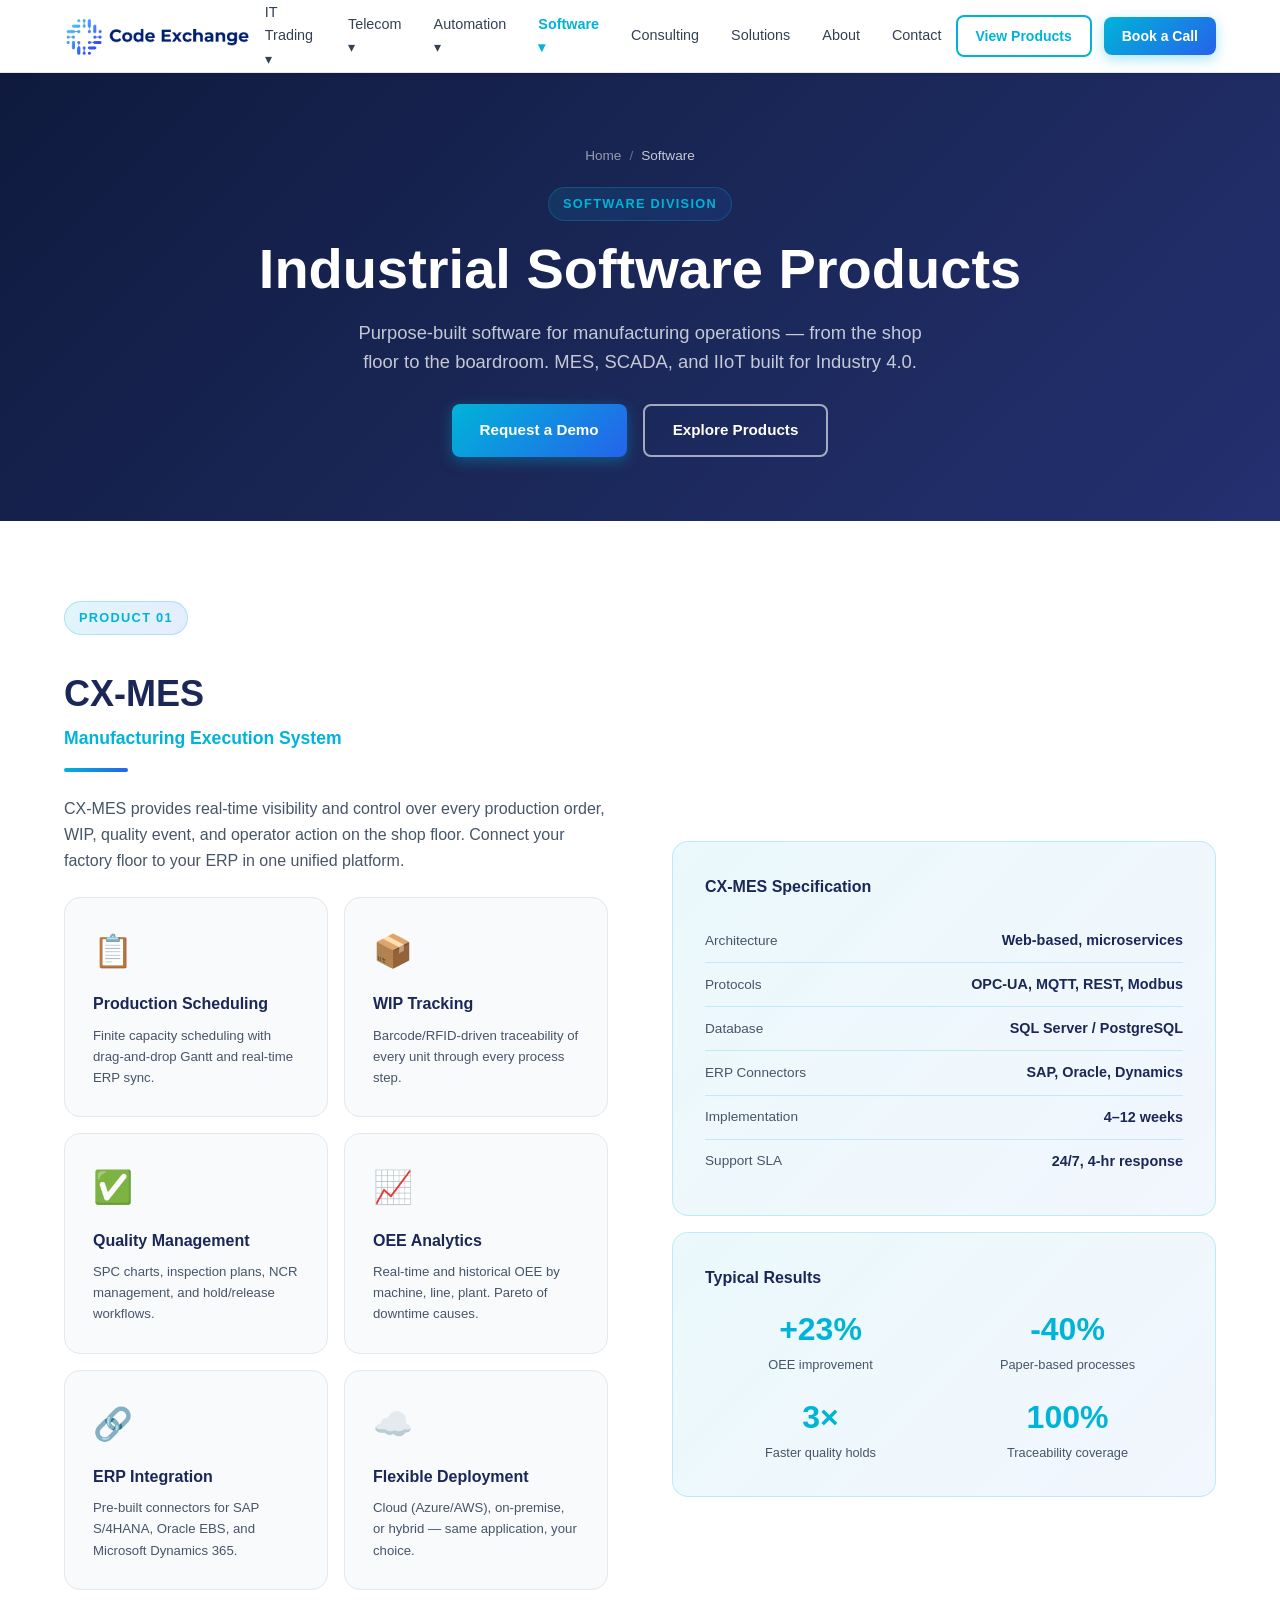
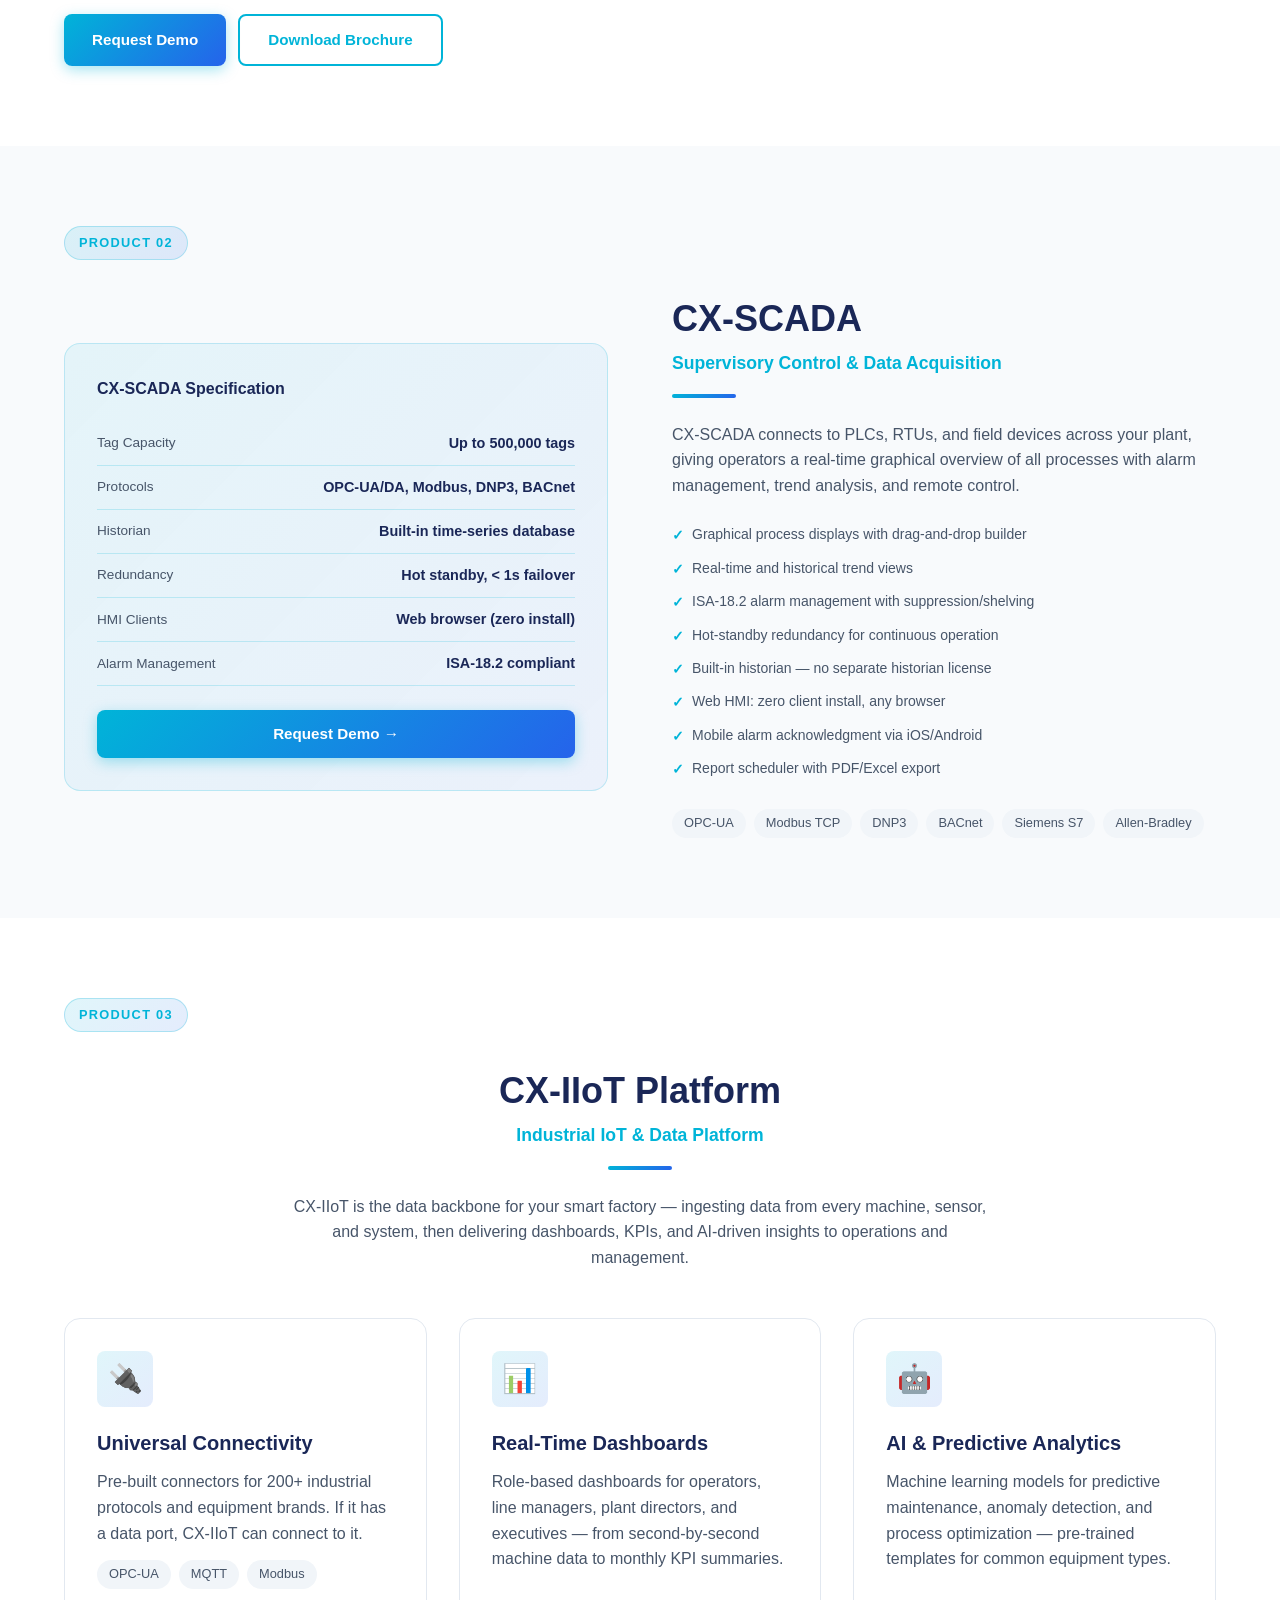
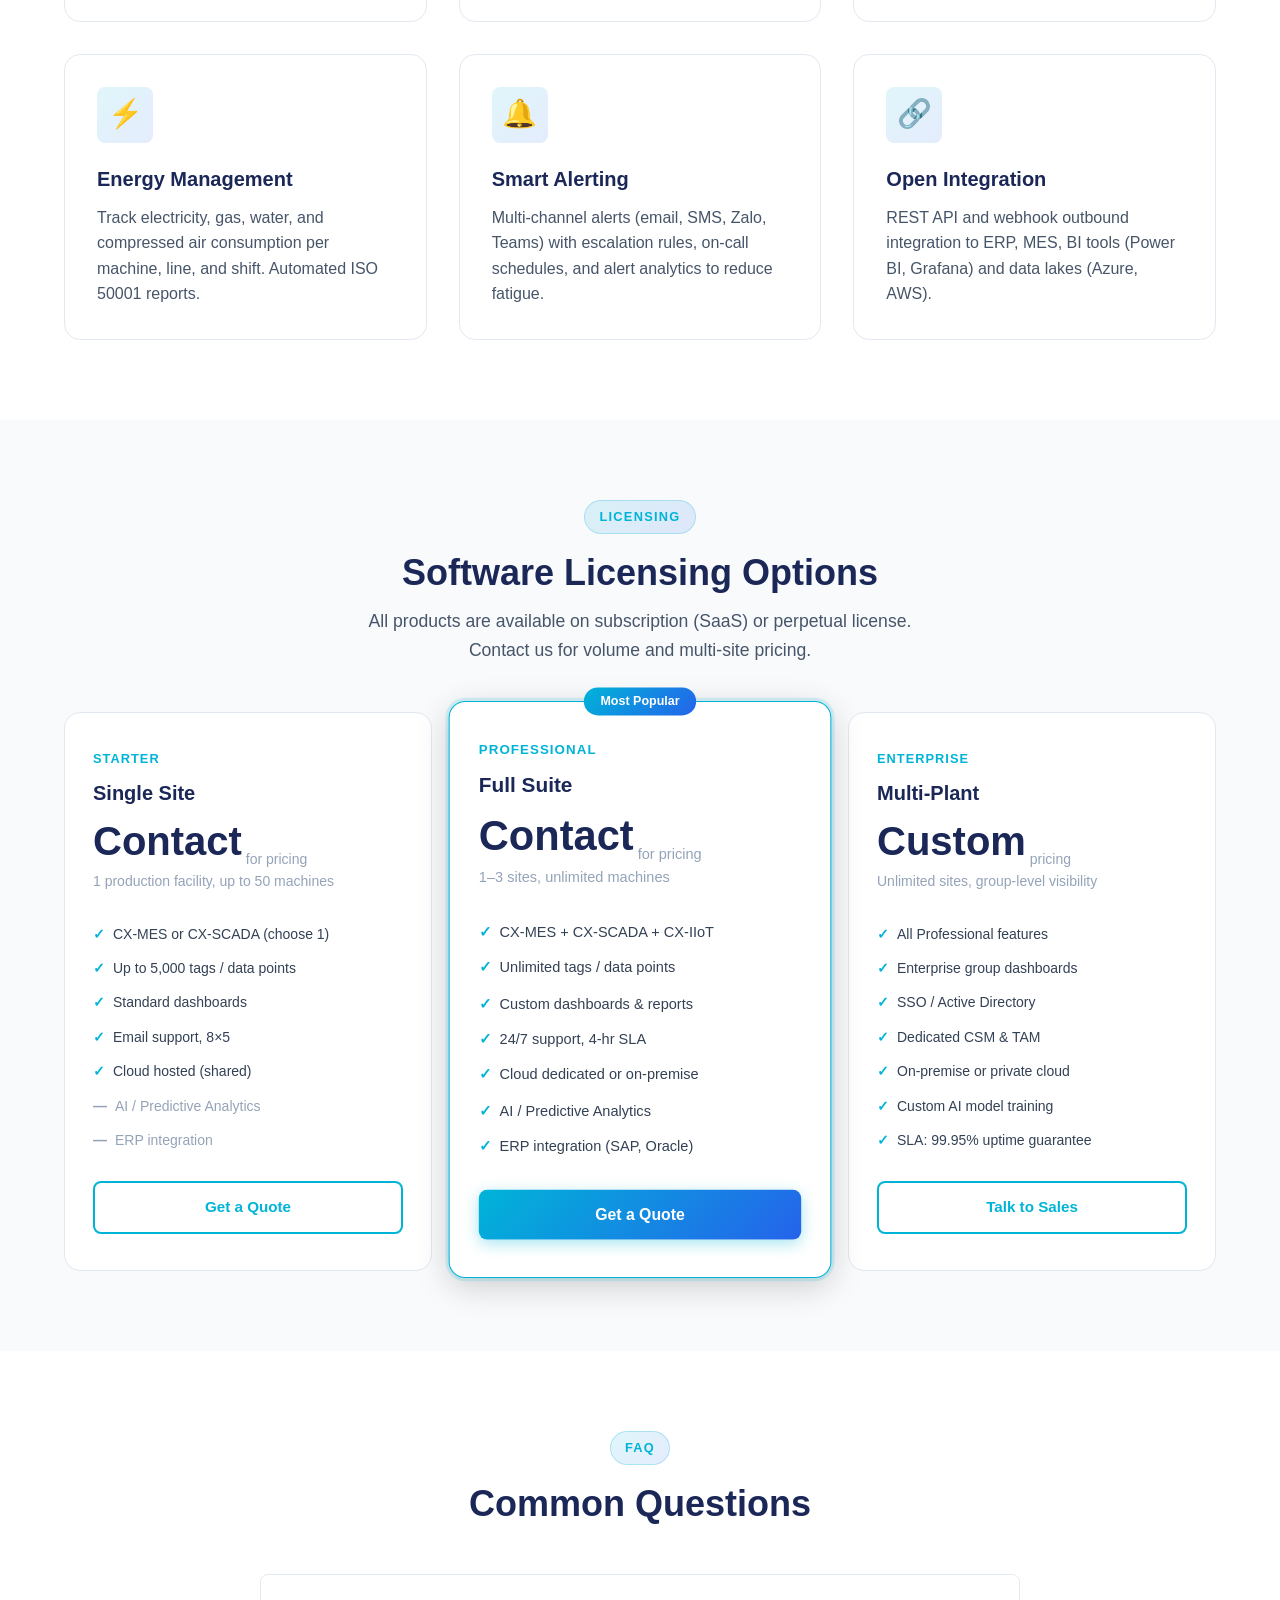
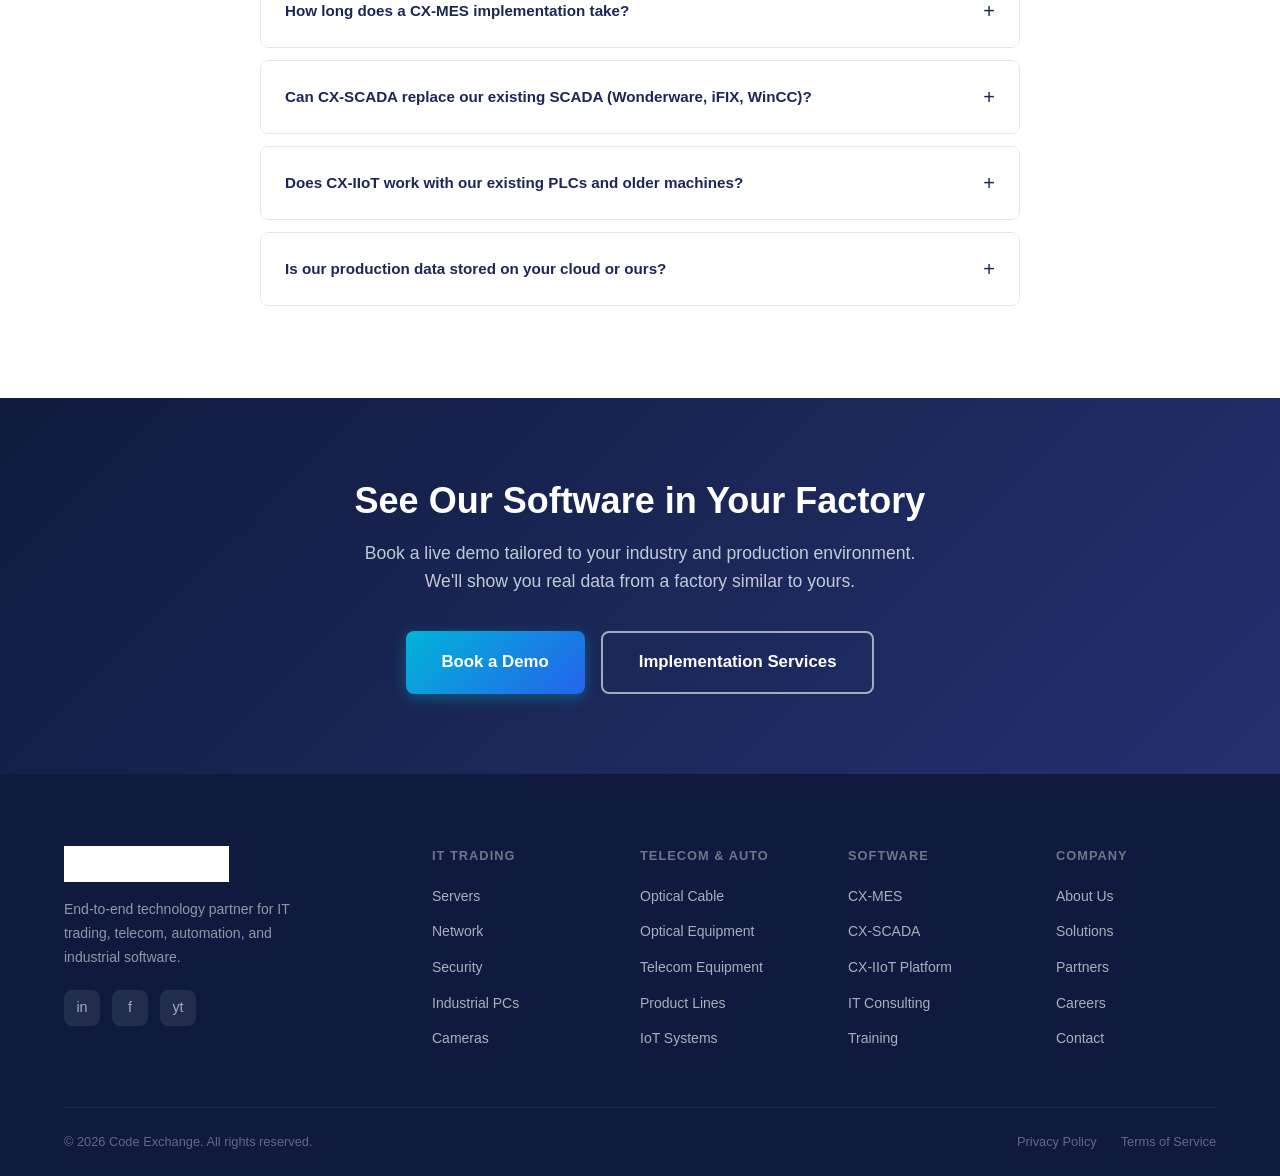
<file: software.html>
<!DOCTYPE html>
<html lang="en">
<head>
  <meta charset="UTF-8">
  <meta name="viewport" content="width=device-width, initial-scale=1.0">
  <title>Software Products — Code Exchange</title>
  <link rel="stylesheet" href="css/style.css">
</head>
<body>

<header class="header">
  <div class="container">
    <div class="header-inner">
      <a href="index.html" class="logo"><img src="images/logo.png" alt="Code Exchange"></a>
      <nav class="nav">
        <div class="nav-dropdown"><a href="it-trading.html">IT Trading ▾</a><div class="dropdown-menu"><a href="it-trading.html#servers"><span class="dm-icon">🖥️</span> Servers & Workstations</a><a href="it-trading.html#network"><span class="dm-icon">🌐</span> Network Equipment</a><a href="it-trading.html#security"><span class="dm-icon">🔒</span> Security Equipment</a><a href="it-trading.html#industrial"><span class="dm-icon">🏭</span> Industrial Computers</a><a href="it-trading.html#cameras"><span class="dm-icon">📷</span> Cameras</a></div></div>
        <div class="nav-dropdown"><a href="telecom.html">Telecom ▾</a><div class="dropdown-menu"><a href="telecom.html#optical-cable"><span class="dm-icon">💡</span> Optical Cable</a><a href="telecom.html#optical-equipment"><span class="dm-icon">🔭</span> Optical Equipment</a><a href="telecom.html#telecom-equipment"><span class="dm-icon">📡</span> Telecom Equipment</a></div></div>
        <div class="nav-dropdown"><a href="automation.html">Automation ▾</a><div class="dropdown-menu"><a href="automation.html#product-line"><span class="dm-icon">⚙️</span> Product Line Systems</a><a href="automation.html#iot"><span class="dm-icon">📶</span> IoT Systems</a></div></div>
        <div class="nav-dropdown"><a href="software.html" class="active">Software ▾</a><div class="dropdown-menu"><a href="#mes"><span class="dm-icon">🏗️</span> MES Platform</a><a href="#scada"><span class="dm-icon">📊</span> SCADA System</a><a href="#iiot"><span class="dm-icon">🔗</span> IIoT / IoT Platform</a></div></div>
        <a href="consulting.html">Consulting</a>
        <a href="solutions.html">Solutions</a>
        <a href="about.html">About</a>
        <a href="contact.html">Contact</a>
      </nav>
      <div class="header-ctas">
        <a href="it-trading.html" class="btn btn-outline btn-sm">View Products</a>
        <a href="contact.html#book" class="btn btn-primary btn-sm">Book a Call</a>
      </div>
      <button class="hamburger" aria-label="Menu"><span></span><span></span><span></span></button>
    </div>
  </div>
</header>

<section class="page-hero">
  <div class="container">
    <div class="breadcrumb"><a href="index.html">Home</a><span>/</span><span style="color:rgba(255,255,255,0.75)">Software</span></div>
    <div class="section-label">Software Division</div>
    <h1>Industrial Software Products</h1>
    <p>Purpose-built software for manufacturing operations — from the shop floor to the boardroom. MES, SCADA, and IIoT built for Industry 4.0.</p>
    <div class="page-hero-ctas">
      <a href="contact.html" class="btn btn-primary">Request a Demo</a>
      <a href="#mes" class="btn btn-secondary">Explore Products</a>
    </div>
  </div>
</section>

<!-- MES -->
<section class="section" id="mes">
  <div class="container">
    <div class="section-label">Product 01</div>
    <div class="two-col" style="margin-top:20px">
      <div>
        <h2>CX-MES</h2>
        <p style="font-size:1.1rem;font-weight:600;color:var(--cyan);margin:8px 0 16px">Manufacturing Execution System</p>
        <div class="divider-left divider"></div>
        <p style="margin-bottom:20px">CX-MES provides real-time visibility and control over every production order, WIP, quality event, and operator action on the shop floor. Connect your factory floor to your ERP in one unified platform.</p>
        <div class="features-grid" style="grid-template-columns:repeat(2,1fr);gap:16px;margin:24px 0">
          <div class="feature-item">
            <div class="feature-icon">📋</div>
            <h4>Production Scheduling</h4>
            <p style="font-size:0.825rem">Finite capacity scheduling with drag-and-drop Gantt and real-time ERP sync.</p>
          </div>
          <div class="feature-item">
            <div class="feature-icon">📦</div>
            <h4>WIP Tracking</h4>
            <p style="font-size:0.825rem">Barcode/RFID-driven traceability of every unit through every process step.</p>
          </div>
          <div class="feature-item">
            <div class="feature-icon">✅</div>
            <h4>Quality Management</h4>
            <p style="font-size:0.825rem">SPC charts, inspection plans, NCR management, and hold/release workflows.</p>
          </div>
          <div class="feature-item">
            <div class="feature-icon">📈</div>
            <h4>OEE Analytics</h4>
            <p style="font-size:0.825rem">Real-time and historical OEE by machine, line, plant. Pareto of downtime causes.</p>
          </div>
          <div class="feature-item">
            <div class="feature-icon">🔗</div>
            <h4>ERP Integration</h4>
            <p style="font-size:0.825rem">Pre-built connectors for SAP S/4HANA, Oracle EBS, and Microsoft Dynamics 365.</p>
          </div>
          <div class="feature-item">
            <div class="feature-icon">☁️</div>
            <h4>Flexible Deployment</h4>
            <p style="font-size:0.825rem">Cloud (Azure/AWS), on-premise, or hybrid — same application, your choice.</p>
          </div>
        </div>
        <div style="display:flex;gap:12px;flex-wrap:wrap">
          <a href="contact.html" class="btn btn-primary">Request Demo</a>
          <a href="contact.html" class="btn btn-outline">Download Brochure</a>
        </div>
      </div>
      <div>
        <div class="highlight-box">
          <h4 style="margin-bottom:20px">CX-MES Specification</h4>
          <div class="spec-item" style="border-color:rgba(0,180,216,0.2)"><span class="spec-label" style="color:var(--gray-600)">Architecture</span><span class="spec-value" style="color:var(--navy)">Web-based, microservices</span></div>
          <div class="spec-item" style="border-color:rgba(0,180,216,0.2)"><span class="spec-label" style="color:var(--gray-600)">Protocols</span><span class="spec-value" style="color:var(--navy)">OPC-UA, MQTT, REST, Modbus</span></div>
          <div class="spec-item" style="border-color:rgba(0,180,216,0.2)"><span class="spec-label" style="color:var(--gray-600)">Database</span><span class="spec-value" style="color:var(--navy)">SQL Server / PostgreSQL</span></div>
          <div class="spec-item" style="border-color:rgba(0,180,216,0.2)"><span class="spec-label" style="color:var(--gray-600)">ERP Connectors</span><span class="spec-value" style="color:var(--navy)">SAP, Oracle, Dynamics</span></div>
          <div class="spec-item" style="border-color:rgba(0,180,216,0.2)"><span class="spec-label" style="color:var(--gray-600)">Implementation</span><span class="spec-value" style="color:var(--navy)">4–12 weeks</span></div>
          <div class="spec-item" style="border-color:rgba(0,180,216,0.2)"><span class="spec-label" style="color:var(--gray-600)">Support SLA</span><span class="spec-value" style="color:var(--navy)">24/7, 4-hr response</span></div>
        </div>
        <div class="highlight-box" style="margin-top:16px">
          <h4 style="margin-bottom:14px">Typical Results</h4>
          <div style="display:grid;grid-template-columns:1fr 1fr;gap:16px">
            <div style="text-align:center">
              <div style="font-size:2rem;font-weight:800;color:var(--cyan)">+23%</div>
              <div style="font-size:0.8rem;color:var(--gray-600)">OEE improvement</div>
            </div>
            <div style="text-align:center">
              <div style="font-size:2rem;font-weight:800;color:var(--cyan)">-40%</div>
              <div style="font-size:0.8rem;color:var(--gray-600)">Paper-based processes</div>
            </div>
            <div style="text-align:center">
              <div style="font-size:2rem;font-weight:800;color:var(--cyan)">3×</div>
              <div style="font-size:0.8rem;color:var(--gray-600)">Faster quality holds</div>
            </div>
            <div style="text-align:center">
              <div style="font-size:2rem;font-weight:800;color:var(--cyan)">100%</div>
              <div style="font-size:0.8rem;color:var(--gray-600)">Traceability coverage</div>
            </div>
          </div>
        </div>
      </div>
    </div>
  </div>
</section>

<!-- SCADA -->
<section class="section" id="scada" style="background:var(--gray-50)">
  <div class="container">
    <div class="section-label">Product 02</div>
    <div class="two-col" style="margin-top:20px">
      <div class="highlight-box">
        <h4 style="margin-bottom:20px">CX-SCADA Specification</h4>
        <div class="spec-item" style="border-color:rgba(0,180,216,0.2)"><span class="spec-label" style="color:var(--gray-600)">Tag Capacity</span><span class="spec-value" style="color:var(--navy)">Up to 500,000 tags</span></div>
        <div class="spec-item" style="border-color:rgba(0,180,216,0.2)"><span class="spec-label" style="color:var(--gray-600)">Protocols</span><span class="spec-value" style="color:var(--navy)">OPC-UA/DA, Modbus, DNP3, BACnet</span></div>
        <div class="spec-item" style="border-color:rgba(0,180,216,0.2)"><span class="spec-label" style="color:var(--gray-600)">Historian</span><span class="spec-value" style="color:var(--navy)">Built-in time-series database</span></div>
        <div class="spec-item" style="border-color:rgba(0,180,216,0.2)"><span class="spec-label" style="color:var(--gray-600)">Redundancy</span><span class="spec-value" style="color:var(--navy)">Hot standby, < 1s failover</span></div>
        <div class="spec-item" style="border-color:rgba(0,180,216,0.2)"><span class="spec-label" style="color:var(--gray-600)">HMI Clients</span><span class="spec-value" style="color:var(--navy)">Web browser (zero install)</span></div>
        <div class="spec-item" style="border-color:rgba(0,180,216,0.2)"><span class="spec-label" style="color:var(--gray-600)">Alarm Management</span><span class="spec-value" style="color:var(--navy)">ISA-18.2 compliant</span></div>
        <a href="contact.html" class="btn btn-primary" style="width:100%;justify-content:center;margin-top:24px">Request Demo →</a>
      </div>
      <div>
        <h2>CX-SCADA</h2>
        <p style="font-size:1.1rem;font-weight:600;color:var(--cyan);margin:8px 0 16px">Supervisory Control & Data Acquisition</p>
        <div class="divider-left divider"></div>
        <p style="margin-bottom:20px">CX-SCADA connects to PLCs, RTUs, and field devices across your plant, giving operators a real-time graphical overview of all processes with alarm management, trend analysis, and remote control.</p>
        <ul class="product-features" style="margin:0 0 24px">
          <li>Graphical process displays with drag-and-drop builder</li>
          <li>Real-time and historical trend views</li>
          <li>ISA-18.2 alarm management with suppression/shelving</li>
          <li>Hot-standby redundancy for continuous operation</li>
          <li>Built-in historian — no separate historian license</li>
          <li>Web HMI: zero client install, any browser</li>
          <li>Mobile alarm acknowledgment via iOS/Android</li>
          <li>Report scheduler with PDF/Excel export</li>
        </ul>
        <div class="tags">
          <span class="tag">OPC-UA</span>
          <span class="tag">Modbus TCP</span>
          <span class="tag">DNP3</span>
          <span class="tag">BACnet</span>
          <span class="tag">Siemens S7</span>
          <span class="tag">Allen-Bradley</span>
        </div>
      </div>
    </div>
  </div>
</section>

<!-- IIoT PLATFORM -->
<section class="section" id="iiot">
  <div class="container">
    <div class="section-label">Product 03</div>
    <div style="margin-top:20px">
      <div class="text-center" style="max-width:700px;margin:0 auto 48px">
        <h2>CX-IIoT Platform</h2>
        <p style="font-size:1.1rem;font-weight:600;color:var(--cyan);margin:8px 0 16px">Industrial IoT & Data Platform</p>
        <div class="divider"></div>
        <p>CX-IIoT is the data backbone for your smart factory — ingesting data from every machine, sensor, and system, then delivering dashboards, KPIs, and AI-driven insights to operations and management.</p>
      </div>
      <div class="grid-3">
        <div class="card">
          <div class="card-icon">🔌</div>
          <h3>Universal Connectivity</h3>
          <p style="margin-top:10px">Pre-built connectors for 200+ industrial protocols and equipment brands. If it has a data port, CX-IIoT can connect to it.</p>
          <div class="tags" style="margin-top:14px"><span class="tag">OPC-UA</span><span class="tag">MQTT</span><span class="tag">Modbus</span></div>
        </div>
        <div class="card">
          <div class="card-icon">📊</div>
          <h3>Real-Time Dashboards</h3>
          <p style="margin-top:10px">Role-based dashboards for operators, line managers, plant directors, and executives — from second-by-second machine data to monthly KPI summaries.</p>
        </div>
        <div class="card">
          <div class="card-icon">🤖</div>
          <h3>AI & Predictive Analytics</h3>
          <p style="margin-top:10px">Machine learning models for predictive maintenance, anomaly detection, and process optimization — pre-trained templates for common equipment types.</p>
        </div>
        <div class="card">
          <div class="card-icon">⚡</div>
          <h3>Energy Management</h3>
          <p style="margin-top:10px">Track electricity, gas, water, and compressed air consumption per machine, line, and shift. Automated ISO 50001 reports.</p>
        </div>
        <div class="card">
          <div class="card-icon">🔔</div>
          <h3>Smart Alerting</h3>
          <p style="margin-top:10px">Multi-channel alerts (email, SMS, Zalo, Teams) with escalation rules, on-call schedules, and alert analytics to reduce fatigue.</p>
        </div>
        <div class="card">
          <div class="card-icon">🔗</div>
          <h3>Open Integration</h3>
          <p style="margin-top:10px">REST API and webhook outbound integration to ERP, MES, BI tools (Power BI, Grafana) and data lakes (Azure, AWS).</p>
        </div>
      </div>
    </div>
  </div>
</section>

<!-- PRICING COMPARISON -->
<section class="section" style="background:var(--gray-50)">
  <div class="container">
    <div class="section-header text-center">
      <div class="section-label">Licensing</div>
      <h2>Software Licensing Options</h2>
      <p>All products are available on subscription (SaaS) or perpetual license. Contact us for volume and multi-site pricing.</p>
    </div>
    <div class="pricing-grid">
      <div class="pricing-card">
        <div class="pricing-tier">Starter</div>
        <h3>Single Site</h3>
        <div class="pricing-price">Contact<sub> for pricing</sub></div>
        <div class="pricing-desc">1 production facility, up to 50 machines</div>
        <ul class="pricing-features">
          <li>CX-MES or CX-SCADA (choose 1)</li>
          <li>Up to 5,000 tags / data points</li>
          <li>Standard dashboards</li>
          <li>Email support, 8×5</li>
          <li>Cloud hosted (shared)</li>
          <li class="na">AI / Predictive Analytics</li>
          <li class="na">ERP integration</li>
        </ul>
        <a href="contact.html" class="btn btn-outline" style="width:100%;justify-content:center">Get a Quote</a>
      </div>
      <div class="pricing-card featured">
        <div class="pricing-tier">Professional</div>
        <h3>Full Suite</h3>
        <div class="pricing-price">Contact<sub> for pricing</sub></div>
        <div class="pricing-desc">1–3 sites, unlimited machines</div>
        <ul class="pricing-features">
          <li>CX-MES + CX-SCADA + CX-IIoT</li>
          <li>Unlimited tags / data points</li>
          <li>Custom dashboards & reports</li>
          <li>24/7 support, 4-hr SLA</li>
          <li>Cloud dedicated or on-premise</li>
          <li>AI / Predictive Analytics</li>
          <li>ERP integration (SAP, Oracle)</li>
        </ul>
        <a href="contact.html" class="btn btn-primary" style="width:100%;justify-content:center">Get a Quote</a>
      </div>
      <div class="pricing-card">
        <div class="pricing-tier">Enterprise</div>
        <h3>Multi-Plant</h3>
        <div class="pricing-price">Custom<sub> pricing</sub></div>
        <div class="pricing-desc">Unlimited sites, group-level visibility</div>
        <ul class="pricing-features">
          <li>All Professional features</li>
          <li>Enterprise group dashboards</li>
          <li>SSO / Active Directory</li>
          <li>Dedicated CSM & TAM</li>
          <li>On-premise or private cloud</li>
          <li>Custom AI model training</li>
          <li>SLA: 99.95% uptime guarantee</li>
        </ul>
        <a href="contact.html" class="btn btn-outline" style="width:100%;justify-content:center">Talk to Sales</a>
      </div>
    </div>
  </div>
</section>

<!-- FAQ -->
<section class="section">
  <div class="container">
    <div class="section-header text-center">
      <div class="section-label">FAQ</div>
      <h2>Common Questions</h2>
    </div>
    <div class="faq">
      <div class="faq-item">
        <button class="faq-question">How long does a CX-MES implementation take? <span class="faq-icon">+</span></button>
        <div class="faq-answer">A standard CX-MES deployment for a single facility typically takes 6–10 weeks: 1 week for discovery, 2 weeks for configuration and integration, 2 weeks for UAT with the operations team, and 1 week for go-live cutover and hypercare. Larger or more complex deployments (multi-site, extensive ERP integration) take 12–20 weeks.</div>
      </div>
      <div class="faq-item">
        <button class="faq-question">Can CX-SCADA replace our existing SCADA (Wonderware, iFIX, WinCC)? <span class="faq-icon">+</span></button>
        <div class="faq-answer">Yes. CX-SCADA can import screen layouts and tag databases from major SCADA platforms. We typically run a parallel period of 2–4 weeks before full cutover to validate alarm parity and operator familiarity. Migration services are included in the implementation package.</div>
      </div>
      <div class="faq-item">
        <button class="faq-question">Does CX-IIoT work with our existing PLCs and older machines? <span class="faq-icon">+</span></button>
        <div class="faq-answer">Yes. CX-IIoT includes protocol adapters for legacy Modbus RTU, Serial RS-232/485, Siemens S7-300/400, and Allen-Bradley PLC-5/SLC-500. For machines with no data port, we offer current transformer and vibration sensor kits that bolt on without modifying the equipment.</div>
      </div>
      <div class="faq-item">
        <button class="faq-question">Is our production data stored on your cloud or ours? <span class="faq-icon">+</span></button>
        <div class="faq-answer">Your choice. CX software can be deployed on-premise (your servers), on a dedicated cloud instance (Azure/AWS in your region), or fully managed SaaS on our infrastructure. Data sovereignty is important for manufacturing clients — we support all models and can sign DPA agreements accordingly.</div>
      </div>
    </div>
  </div>
</section>

<section class="cta-banner">
  <div class="container">
    <h2>See Our Software in Your Factory</h2>
    <p>Book a live demo tailored to your industry and production environment. We'll show you real data from a factory similar to yours.</p>
    <div class="cta-banner-btns">
      <a href="contact.html" class="btn btn-primary btn-lg">Book a Demo</a>
      <a href="consulting.html" class="btn btn-secondary btn-lg">Implementation Services</a>
    </div>
  </div>
</section>

<footer class="footer">
  <div class="container">
    <div class="footer-grid">
      <div class="footer-brand">
        <div class="footer-logo"><img src="images/logo.png" alt="Code Exchange"></div>
        <p>End-to-end technology partner for IT trading, telecom, automation, and industrial software.</p>
        <div class="social-links"><a href="#" class="social-link">in</a><a href="#" class="social-link">f</a><a href="#" class="social-link">yt</a></div>
      </div>
      <div class="footer-col"><h5>IT Trading</h5><ul><li><a href="it-trading.html#servers">Servers</a></li><li><a href="it-trading.html#network">Network</a></li><li><a href="it-trading.html#security">Security</a></li><li><a href="it-trading.html#industrial">Industrial PCs</a></li><li><a href="it-trading.html#cameras">Cameras</a></li></ul></div>
      <div class="footer-col"><h5>Telecom & Auto</h5><ul><li><a href="telecom.html#optical-cable">Optical Cable</a></li><li><a href="telecom.html#optical-equipment">Optical Equipment</a></li><li><a href="telecom.html#telecom-equipment">Telecom Equipment</a></li><li><a href="automation.html#product-line">Product Lines</a></li><li><a href="automation.html#iot">IoT Systems</a></li></ul></div>
      <div class="footer-col"><h5>Software</h5><ul><li><a href="#mes">CX-MES</a></li><li><a href="#scada">CX-SCADA</a></li><li><a href="#iiot">CX-IIoT Platform</a></li><li><a href="consulting.html">IT Consulting</a></li><li><a href="consulting.html#training">Training</a></li></ul></div>
      <div class="footer-col"><h5>Company</h5><ul><li><a href="about.html">About Us</a></li><li><a href="solutions.html">Solutions</a></li><li><a href="about.html#partners">Partners</a></li><li><a href="about.html#careers">Careers</a></li><li><a href="contact.html">Contact</a></li></ul></div>
    </div>
    <div class="footer-bottom">
      <p>&copy; 2026 Code Exchange. All rights reserved.</p>
      <div class="footer-bottom-links"><a href="#">Privacy Policy</a><a href="#">Terms of Service</a></div>
    </div>
  </div>
</footer>
<script src="js/main.js"></script>
</body>
</html>
</file>
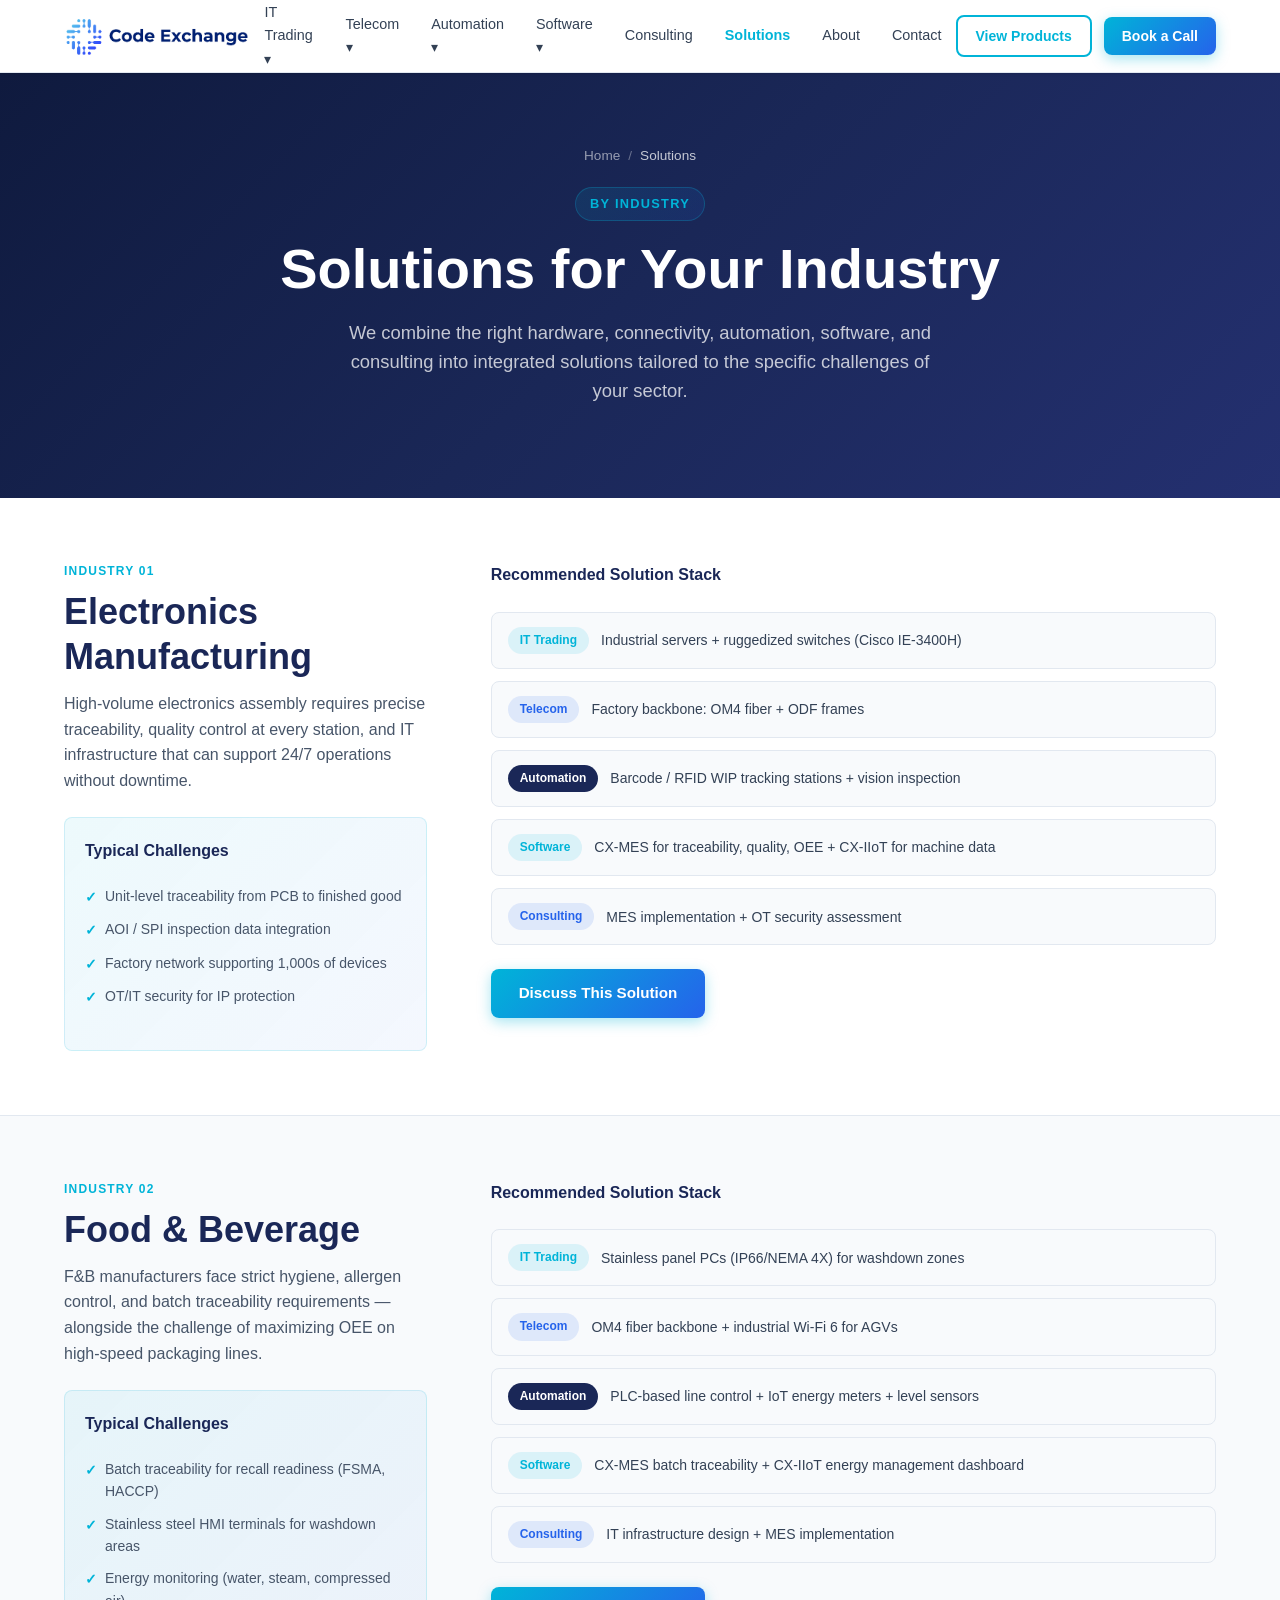
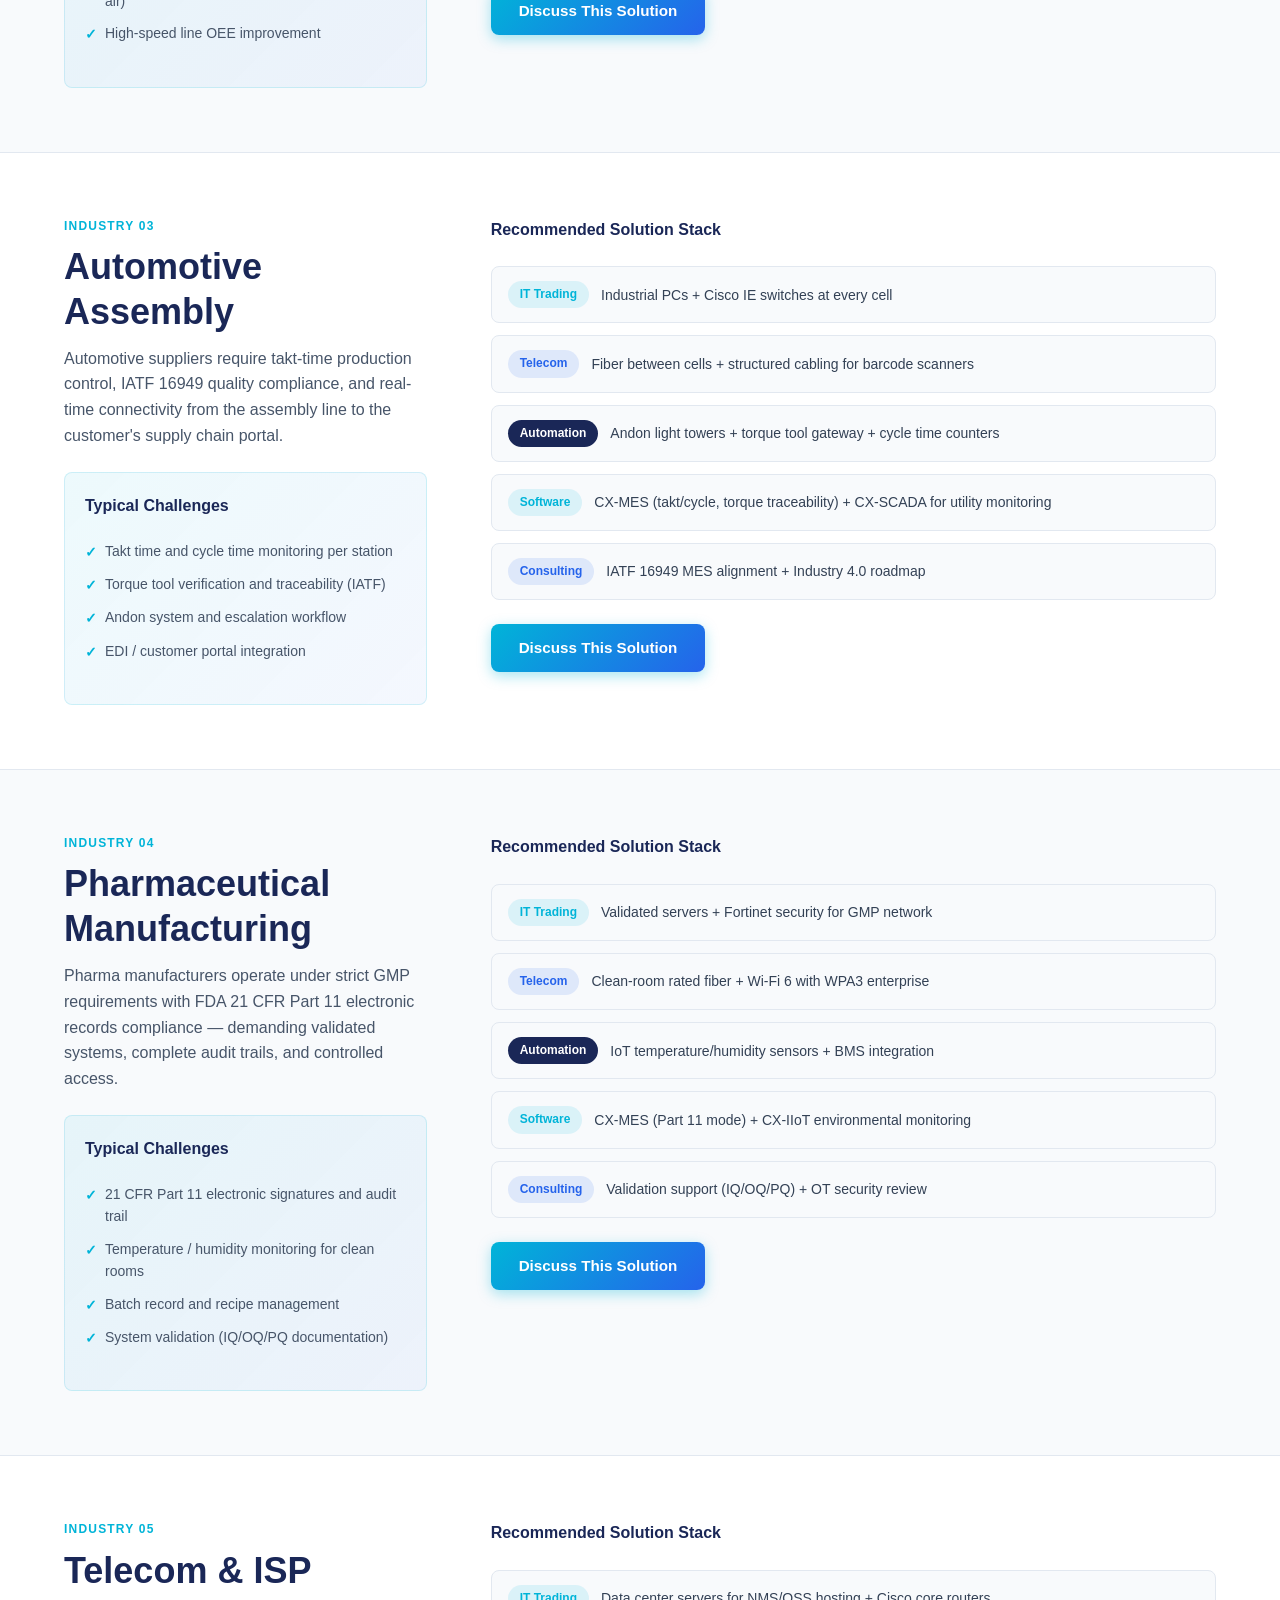
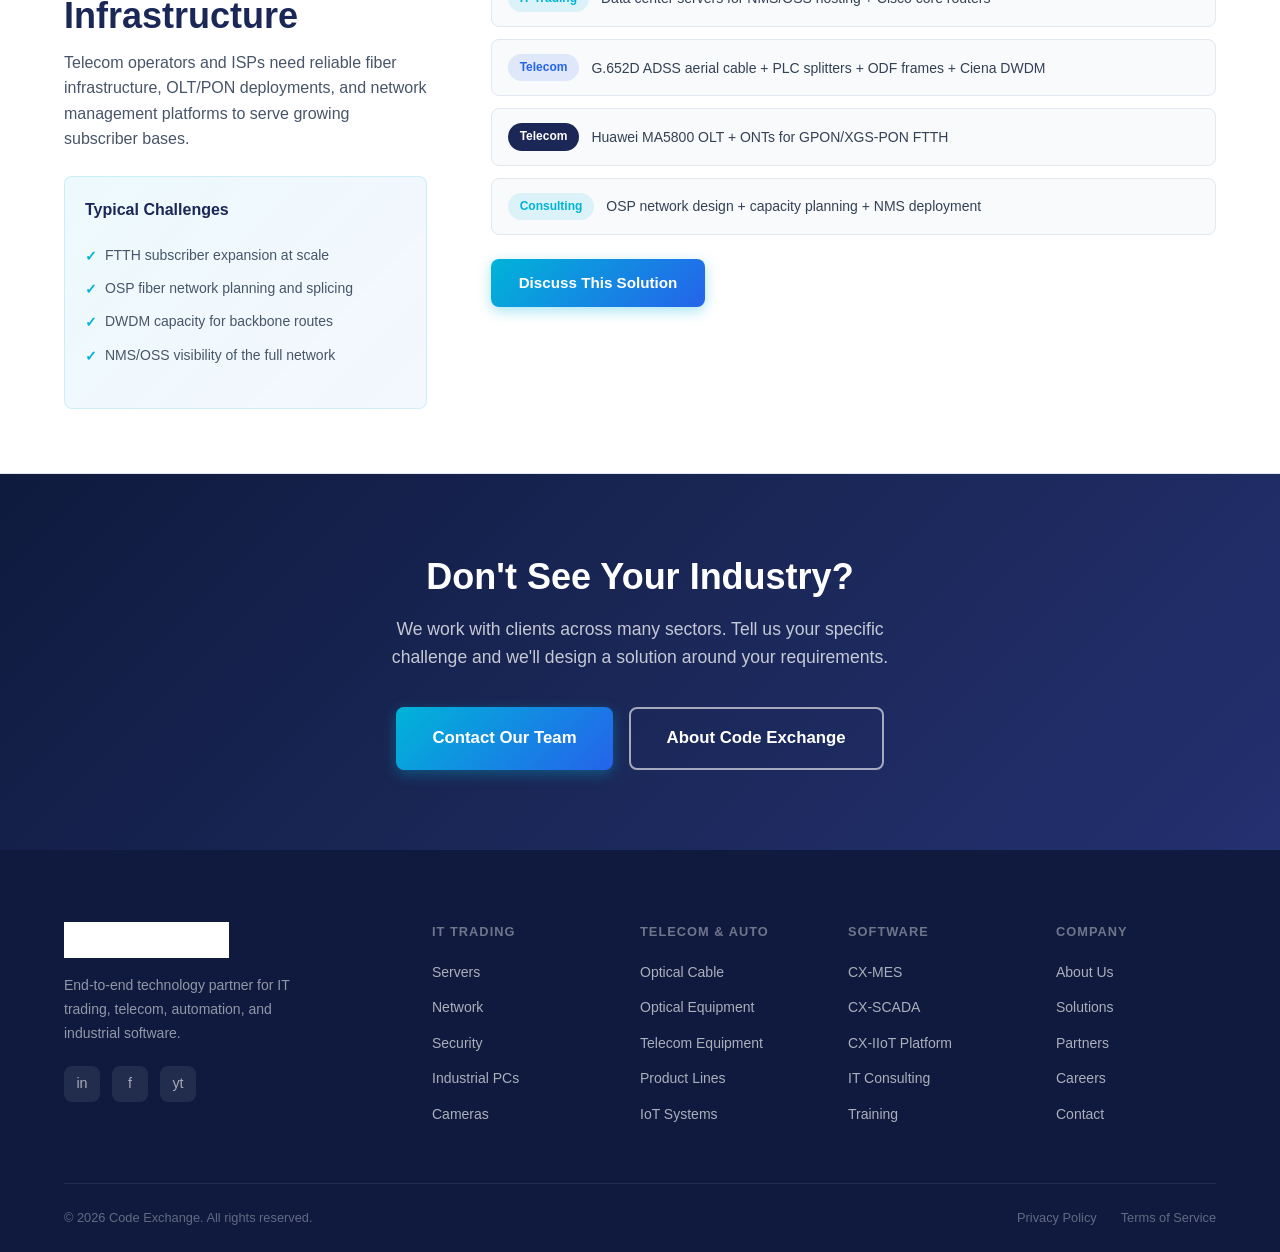
<file: solutions.html>
<!DOCTYPE html>
<html lang="en">
<head>
  <meta charset="UTF-8">
  <meta name="viewport" content="width=device-width, initial-scale=1.0">
  <title>Solutions — Code Exchange</title>
  <link rel="stylesheet" href="css/style.css">
</head>
<body>

<header class="header">
  <div class="container">
    <div class="header-inner">
      <a href="index.html" class="logo"><img src="images/logo.png" alt="Code Exchange"></a>
      <nav class="nav">
        <div class="nav-dropdown"><a href="it-trading.html">IT Trading ▾</a><div class="dropdown-menu"><a href="it-trading.html#servers"><span class="dm-icon">🖥️</span> Servers & Workstations</a><a href="it-trading.html#network"><span class="dm-icon">🌐</span> Network Equipment</a><a href="it-trading.html#security"><span class="dm-icon">🔒</span> Security Equipment</a><a href="it-trading.html#industrial"><span class="dm-icon">🏭</span> Industrial Computers</a><a href="it-trading.html#cameras"><span class="dm-icon">📷</span> Cameras</a></div></div>
        <div class="nav-dropdown"><a href="telecom.html">Telecom ▾</a><div class="dropdown-menu"><a href="telecom.html#optical-cable"><span class="dm-icon">💡</span> Optical Cable</a><a href="telecom.html#optical-equipment"><span class="dm-icon">🔭</span> Optical Equipment</a><a href="telecom.html#telecom-equipment"><span class="dm-icon">📡</span> Telecom Equipment</a></div></div>
        <div class="nav-dropdown"><a href="automation.html">Automation ▾</a><div class="dropdown-menu"><a href="automation.html#product-line"><span class="dm-icon">⚙️</span> Product Line Systems</a><a href="automation.html#iot"><span class="dm-icon">📶</span> IoT Systems</a></div></div>
        <div class="nav-dropdown"><a href="software.html">Software ▾</a><div class="dropdown-menu"><a href="software.html#mes"><span class="dm-icon">🏗️</span> MES Platform</a><a href="software.html#scada"><span class="dm-icon">📊</span> SCADA System</a><a href="software.html#iiot"><span class="dm-icon">🔗</span> IIoT / IoT Platform</a></div></div>
        <a href="consulting.html">Consulting</a>
        <a href="solutions.html" class="active">Solutions</a>
        <a href="about.html">About</a>
        <a href="contact.html">Contact</a>
      </nav>
      <div class="header-ctas">
        <a href="it-trading.html" class="btn btn-outline btn-sm">View Products</a>
        <a href="contact.html#book" class="btn btn-primary btn-sm">Book a Call</a>
      </div>
      <button class="hamburger" aria-label="Menu"><span></span><span></span><span></span></button>
    </div>
  </div>
</header>

<section class="page-hero">
  <div class="container">
    <div class="breadcrumb"><a href="index.html">Home</a><span>/</span><span style="color:rgba(255,255,255,0.75)">Solutions</span></div>
    <div class="section-label">By Industry</div>
    <h1>Solutions for Your Industry</h1>
    <p>We combine the right hardware, connectivity, automation, software, and consulting into integrated solutions tailored to the specific challenges of your sector.</p>
  </div>
</section>

<!-- ELECTRONICS MANUFACTURING -->
<section class="solution-section">
  <div class="container">
    <div class="solution-inner">
      <div>
        <div class="solution-label">Industry 01</div>
        <h2>Electronics Manufacturing</h2>
        <p style="margin-top:12px">High-volume electronics assembly requires precise traceability, quality control at every station, and IT infrastructure that can support 24/7 operations without downtime.</p>
        <div style="margin-top:24px;padding:20px;background:linear-gradient(135deg,rgba(0,180,216,0.07),rgba(37,99,235,0.05));border:1px solid rgba(0,180,216,0.15);border-radius:var(--radius)">
          <h4 style="margin-bottom:8px">Typical Challenges</h4>
          <ul class="product-features">
            <li>Unit-level traceability from PCB to finished good</li>
            <li>AOI / SPI inspection data integration</li>
            <li>Factory network supporting 1,000s of devices</li>
            <li>OT/IT security for IP protection</li>
          </ul>
        </div>
      </div>
      <div>
        <h4 style="margin-bottom:20px;color:var(--navy)">Recommended Solution Stack</h4>
        <div class="solution-products">
          <div class="solution-product-item"><span class="badge badge-cyan">IT Trading</span> Industrial servers + ruggedized switches (Cisco IE-3400H)</div>
          <div class="solution-product-item"><span class="badge badge-blue">Telecom</span> Factory backbone: OM4 fiber + ODF frames</div>
          <div class="solution-product-item"><span class="badge badge-navy">Automation</span> Barcode / RFID WIP tracking stations + vision inspection</div>
          <div class="solution-product-item"><span class="badge badge-cyan">Software</span> CX-MES for traceability, quality, OEE + CX-IIoT for machine data</div>
          <div class="solution-product-item"><span class="badge badge-blue">Consulting</span> MES implementation + OT security assessment</div>
        </div>
        <a href="contact.html" class="btn btn-primary" style="margin-top:24px">Discuss This Solution</a>
      </div>
    </div>
  </div>
</section>

<!-- FOOD & BEVERAGE -->
<section class="solution-section" style="background:var(--gray-50)">
  <div class="container">
    <div class="solution-inner">
      <div>
        <div class="solution-label">Industry 02</div>
        <h2>Food & Beverage</h2>
        <p style="margin-top:12px">F&B manufacturers face strict hygiene, allergen control, and batch traceability requirements — alongside the challenge of maximizing OEE on high-speed packaging lines.</p>
        <div style="margin-top:24px;padding:20px;background:linear-gradient(135deg,rgba(0,180,216,0.07),rgba(37,99,235,0.05));border:1px solid rgba(0,180,216,0.15);border-radius:var(--radius)">
          <h4 style="margin-bottom:8px">Typical Challenges</h4>
          <ul class="product-features">
            <li>Batch traceability for recall readiness (FSMA, HACCP)</li>
            <li>Stainless steel HMI terminals for washdown areas</li>
            <li>Energy monitoring (water, steam, compressed air)</li>
            <li>High-speed line OEE improvement</li>
          </ul>
        </div>
      </div>
      <div>
        <h4 style="margin-bottom:20px;color:var(--navy)">Recommended Solution Stack</h4>
        <div class="solution-products">
          <div class="solution-product-item"><span class="badge badge-cyan">IT Trading</span> Stainless panel PCs (IP66/NEMA 4X) for washdown zones</div>
          <div class="solution-product-item"><span class="badge badge-blue">Telecom</span> OM4 fiber backbone + industrial Wi-Fi 6 for AGVs</div>
          <div class="solution-product-item"><span class="badge badge-navy">Automation</span> PLC-based line control + IoT energy meters + level sensors</div>
          <div class="solution-product-item"><span class="badge badge-cyan">Software</span> CX-MES batch traceability + CX-IIoT energy management dashboard</div>
          <div class="solution-product-item"><span class="badge badge-blue">Consulting</span> IT infrastructure design + MES implementation</div>
        </div>
        <a href="contact.html" class="btn btn-primary" style="margin-top:24px">Discuss This Solution</a>
      </div>
    </div>
  </div>
</section>

<!-- AUTOMOTIVE -->
<section class="solution-section">
  <div class="container">
    <div class="solution-inner">
      <div>
        <div class="solution-label">Industry 03</div>
        <h2>Automotive Assembly</h2>
        <p style="margin-top:12px">Automotive suppliers require takt-time production control, IATF 16949 quality compliance, and real-time connectivity from the assembly line to the customer's supply chain portal.</p>
        <div style="margin-top:24px;padding:20px;background:linear-gradient(135deg,rgba(0,180,216,0.07),rgba(37,99,235,0.05));border:1px solid rgba(0,180,216,0.15);border-radius:var(--radius)">
          <h4 style="margin-bottom:8px">Typical Challenges</h4>
          <ul class="product-features">
            <li>Takt time and cycle time monitoring per station</li>
            <li>Torque tool verification and traceability (IATF)</li>
            <li>Andon system and escalation workflow</li>
            <li>EDI / customer portal integration</li>
          </ul>
        </div>
      </div>
      <div>
        <h4 style="margin-bottom:20px;color:var(--navy)">Recommended Solution Stack</h4>
        <div class="solution-products">
          <div class="solution-product-item"><span class="badge badge-cyan">IT Trading</span> Industrial PCs + Cisco IE switches at every cell</div>
          <div class="solution-product-item"><span class="badge badge-blue">Telecom</span> Fiber between cells + structured cabling for barcode scanners</div>
          <div class="solution-product-item"><span class="badge badge-navy">Automation</span> Andon light towers + torque tool gateway + cycle time counters</div>
          <div class="solution-product-item"><span class="badge badge-cyan">Software</span> CX-MES (takt/cycle, torque traceability) + CX-SCADA for utility monitoring</div>
          <div class="solution-product-item"><span class="badge badge-blue">Consulting</span> IATF 16949 MES alignment + Industry 4.0 roadmap</div>
        </div>
        <a href="contact.html" class="btn btn-primary" style="margin-top:24px">Discuss This Solution</a>
      </div>
    </div>
  </div>
</section>

<!-- PHARMA -->
<section class="solution-section" style="background:var(--gray-50)">
  <div class="container">
    <div class="solution-inner">
      <div>
        <div class="solution-label">Industry 04</div>
        <h2>Pharmaceutical Manufacturing</h2>
        <p style="margin-top:12px">Pharma manufacturers operate under strict GMP requirements with FDA 21 CFR Part 11 electronic records compliance — demanding validated systems, complete audit trails, and controlled access.</p>
        <div style="margin-top:24px;padding:20px;background:linear-gradient(135deg,rgba(0,180,216,0.07),rgba(37,99,235,0.05));border:1px solid rgba(0,180,216,0.15);border-radius:var(--radius)">
          <h4 style="margin-bottom:8px">Typical Challenges</h4>
          <ul class="product-features">
            <li>21 CFR Part 11 electronic signatures and audit trail</li>
            <li>Temperature / humidity monitoring for clean rooms</li>
            <li>Batch record and recipe management</li>
            <li>System validation (IQ/OQ/PQ documentation)</li>
          </ul>
        </div>
      </div>
      <div>
        <h4 style="margin-bottom:20px;color:var(--navy)">Recommended Solution Stack</h4>
        <div class="solution-products">
          <div class="solution-product-item"><span class="badge badge-cyan">IT Trading</span> Validated servers + Fortinet security for GMP network</div>
          <div class="solution-product-item"><span class="badge badge-blue">Telecom</span> Clean-room rated fiber + Wi-Fi 6 with WPA3 enterprise</div>
          <div class="solution-product-item"><span class="badge badge-navy">Automation</span> IoT temperature/humidity sensors + BMS integration</div>
          <div class="solution-product-item"><span class="badge badge-cyan">Software</span> CX-MES (Part 11 mode) + CX-IIoT environmental monitoring</div>
          <div class="solution-product-item"><span class="badge badge-blue">Consulting</span> Validation support (IQ/OQ/PQ) + OT security review</div>
        </div>
        <a href="contact.html" class="btn btn-primary" style="margin-top:24px">Discuss This Solution</a>
      </div>
    </div>
  </div>
</section>

<!-- TELECOM / ISP -->
<section class="solution-section">
  <div class="container">
    <div class="solution-inner">
      <div>
        <div class="solution-label">Industry 05</div>
        <h2>Telecom & ISP Infrastructure</h2>
        <p style="margin-top:12px">Telecom operators and ISPs need reliable fiber infrastructure, OLT/PON deployments, and network management platforms to serve growing subscriber bases.</p>
        <div style="margin-top:24px;padding:20px;background:linear-gradient(135deg,rgba(0,180,216,0.07),rgba(37,99,235,0.05));border:1px solid rgba(0,180,216,0.15);border-radius:var(--radius)">
          <h4 style="margin-bottom:8px">Typical Challenges</h4>
          <ul class="product-features">
            <li>FTTH subscriber expansion at scale</li>
            <li>OSP fiber network planning and splicing</li>
            <li>DWDM capacity for backbone routes</li>
            <li>NMS/OSS visibility of the full network</li>
          </ul>
        </div>
      </div>
      <div>
        <h4 style="margin-bottom:20px;color:var(--navy)">Recommended Solution Stack</h4>
        <div class="solution-products">
          <div class="solution-product-item"><span class="badge badge-cyan">IT Trading</span> Data center servers for NMS/OSS hosting + Cisco core routers</div>
          <div class="solution-product-item"><span class="badge badge-blue">Telecom</span> G.652D ADSS aerial cable + PLC splitters + ODF frames + Ciena DWDM</div>
          <div class="solution-product-item"><span class="badge badge-navy">Telecom</span> Huawei MA5800 OLT + ONTs for GPON/XGS-PON FTTH</div>
          <div class="solution-product-item"><span class="badge badge-cyan">Consulting</span> OSP network design + capacity planning + NMS deployment</div>
        </div>
        <a href="contact.html" class="btn btn-primary" style="margin-top:24px">Discuss This Solution</a>
      </div>
    </div>
  </div>
</section>

<section class="cta-banner">
  <div class="container">
    <h2>Don't See Your Industry?</h2>
    <p>We work with clients across many sectors. Tell us your specific challenge and we'll design a solution around your requirements.</p>
    <div class="cta-banner-btns">
      <a href="contact.html" class="btn btn-primary btn-lg">Contact Our Team</a>
      <a href="about.html" class="btn btn-secondary btn-lg">About Code Exchange</a>
    </div>
  </div>
</section>

<footer class="footer">
  <div class="container">
    <div class="footer-grid">
      <div class="footer-brand">
        <div class="footer-logo"><img src="images/logo.png" alt="Code Exchange"></div>
        <p>End-to-end technology partner for IT trading, telecom, automation, and industrial software.</p>
        <div class="social-links"><a href="#" class="social-link">in</a><a href="#" class="social-link">f</a><a href="#" class="social-link">yt</a></div>
      </div>
      <div class="footer-col"><h5>IT Trading</h5><ul><li><a href="it-trading.html#servers">Servers</a></li><li><a href="it-trading.html#network">Network</a></li><li><a href="it-trading.html#security">Security</a></li><li><a href="it-trading.html#industrial">Industrial PCs</a></li><li><a href="it-trading.html#cameras">Cameras</a></li></ul></div>
      <div class="footer-col"><h5>Telecom & Auto</h5><ul><li><a href="telecom.html#optical-cable">Optical Cable</a></li><li><a href="telecom.html#optical-equipment">Optical Equipment</a></li><li><a href="telecom.html#telecom-equipment">Telecom Equipment</a></li><li><a href="automation.html#product-line">Product Lines</a></li><li><a href="automation.html#iot">IoT Systems</a></li></ul></div>
      <div class="footer-col"><h5>Software</h5><ul><li><a href="software.html#mes">CX-MES</a></li><li><a href="software.html#scada">CX-SCADA</a></li><li><a href="software.html#iiot">CX-IIoT Platform</a></li><li><a href="consulting.html">IT Consulting</a></li><li><a href="consulting.html#training">Training</a></li></ul></div>
      <div class="footer-col"><h5>Company</h5><ul><li><a href="about.html">About Us</a></li><li><a href="solutions.html">Solutions</a></li><li><a href="about.html#partners">Partners</a></li><li><a href="about.html#careers">Careers</a></li><li><a href="contact.html">Contact</a></li></ul></div>
    </div>
    <div class="footer-bottom">
      <p>&copy; 2026 Code Exchange. All rights reserved.</p>
      <div class="footer-bottom-links"><a href="#">Privacy Policy</a><a href="#">Terms of Service</a></div>
    </div>
  </div>
</footer>
<script src="js/main.js"></script>
</body>
</html>
</file>
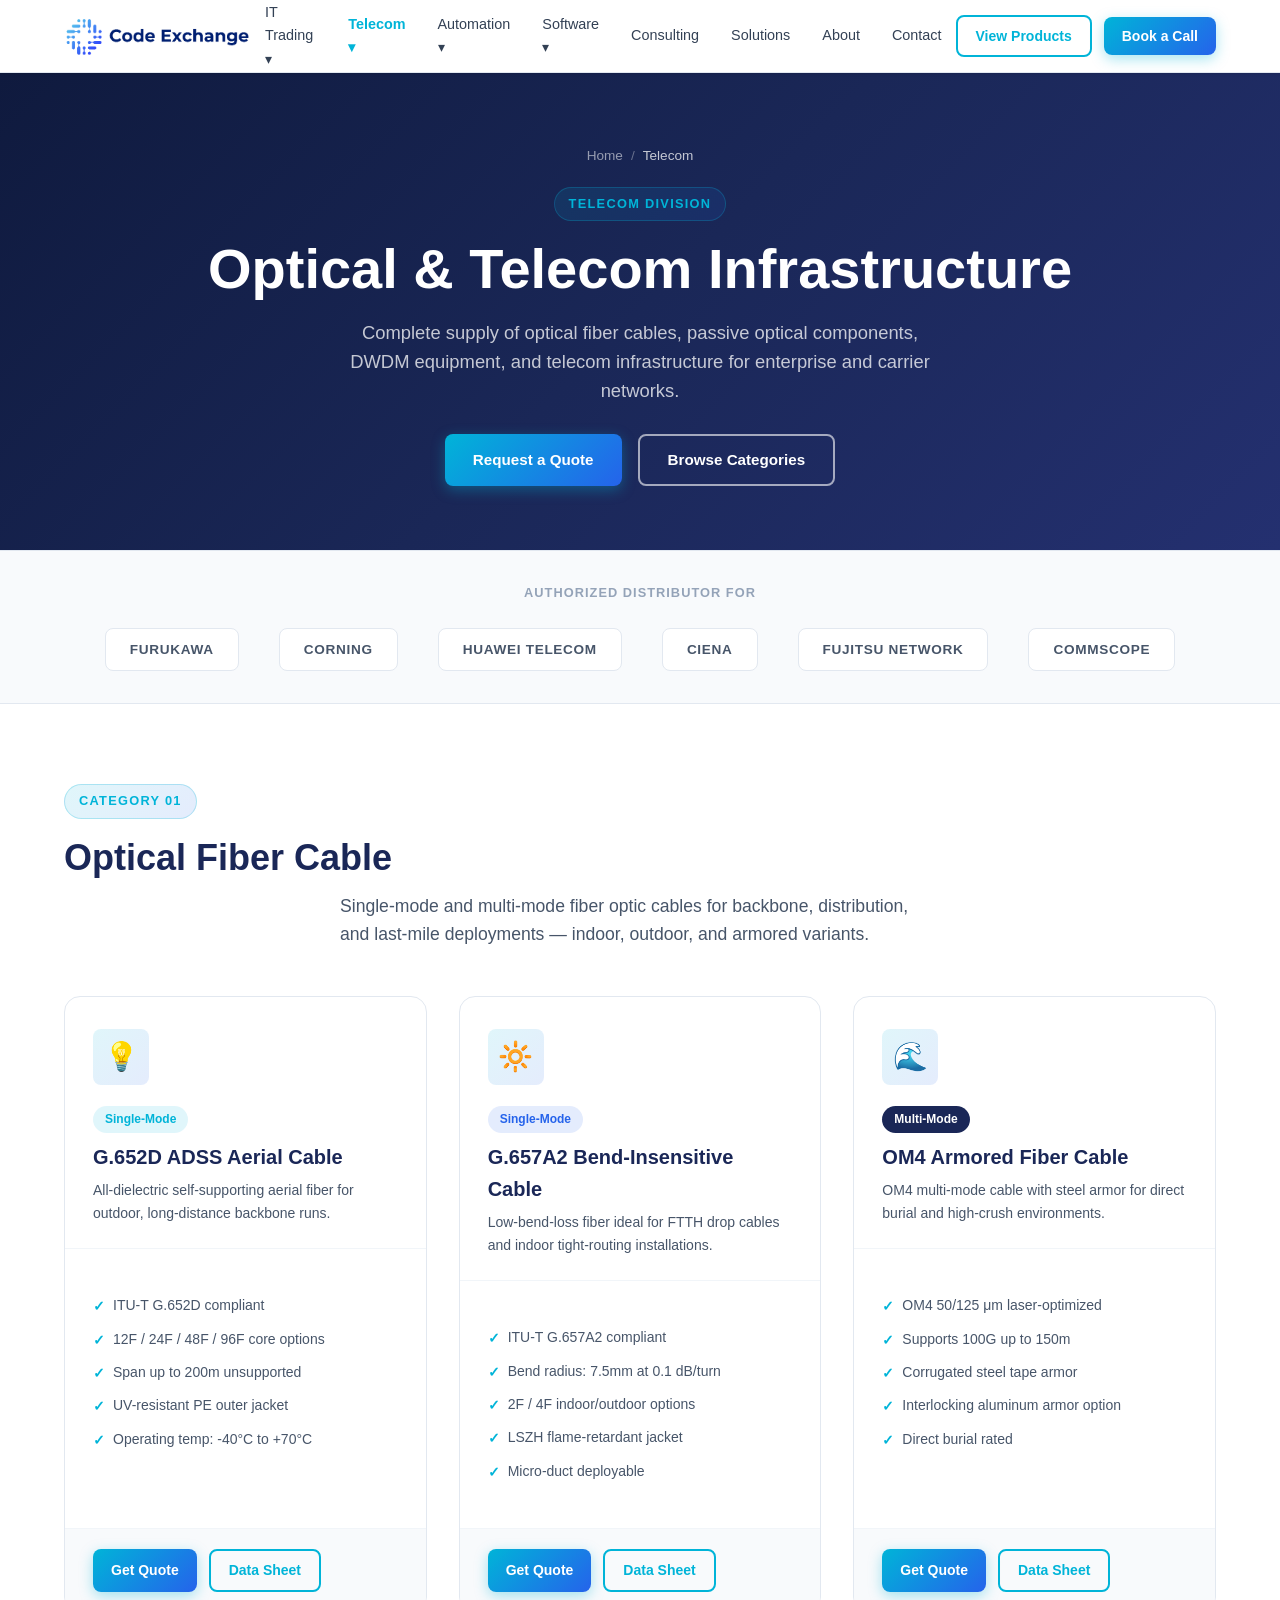
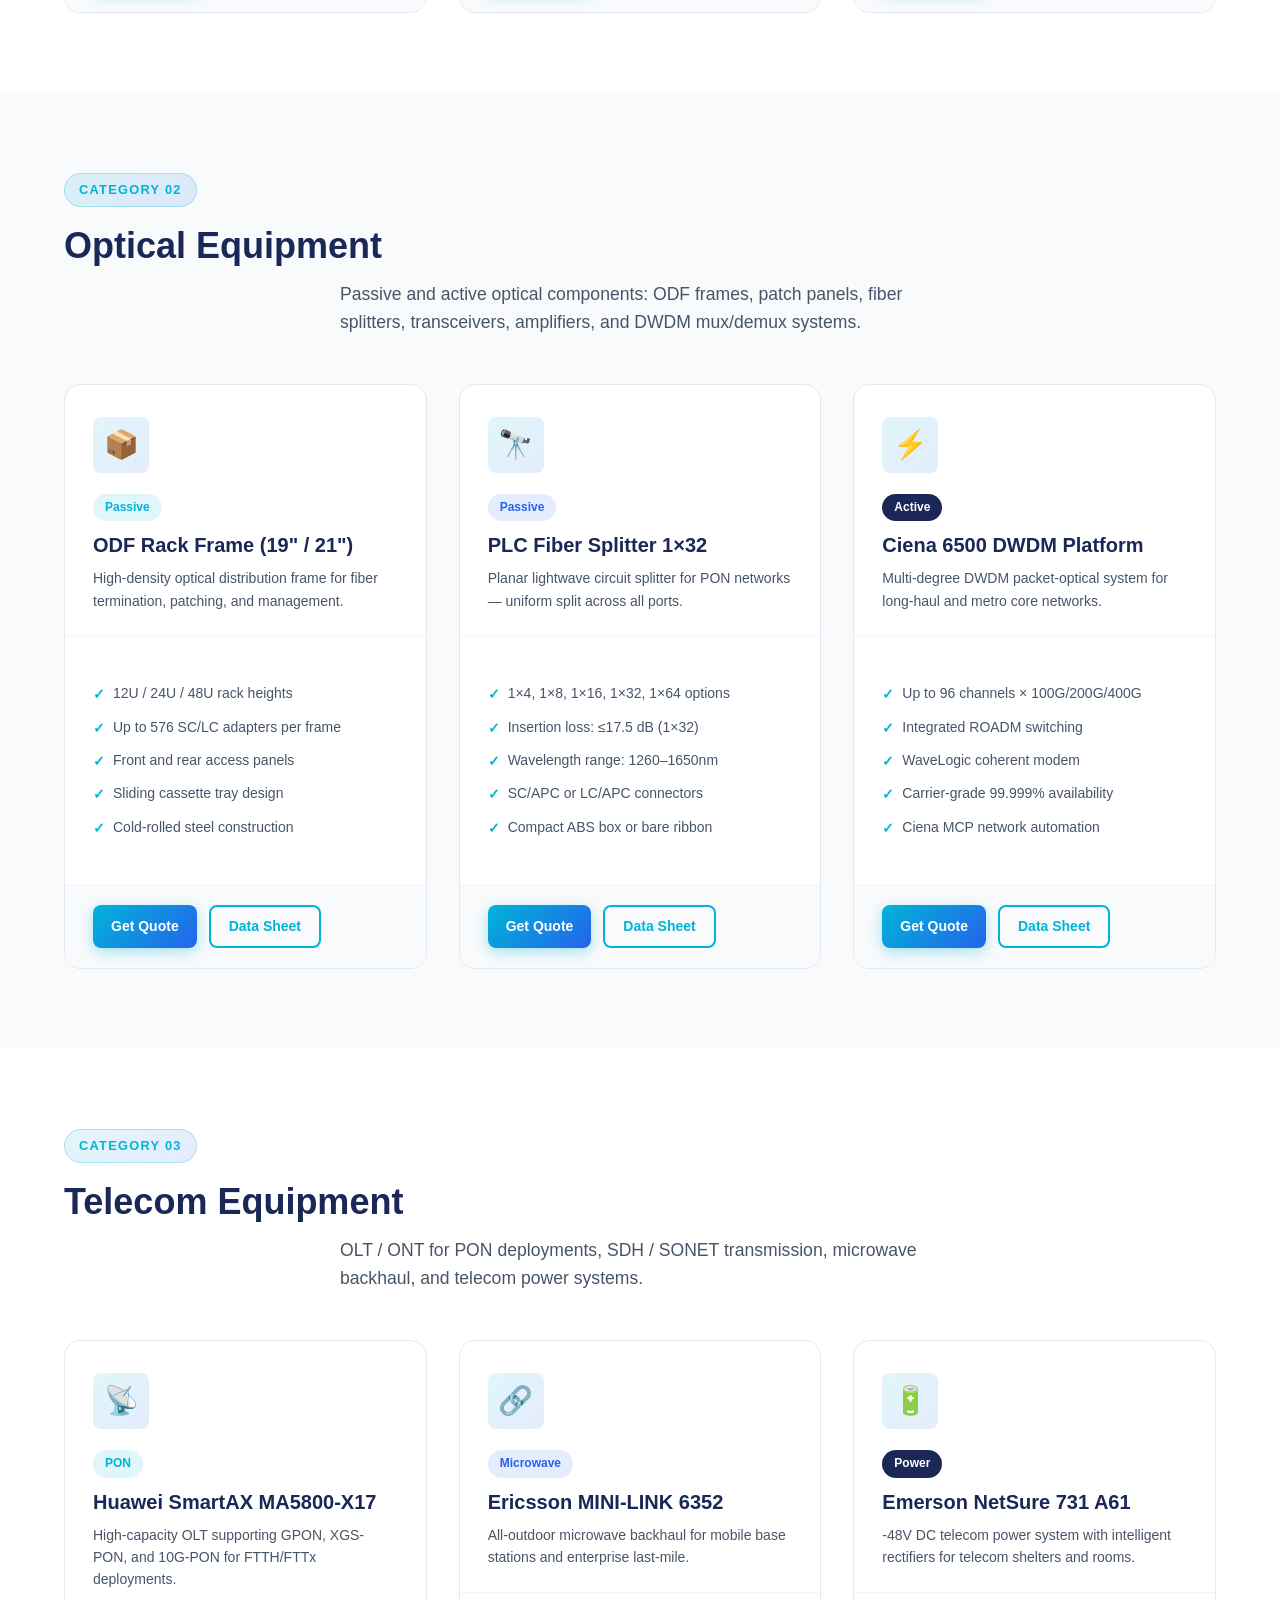
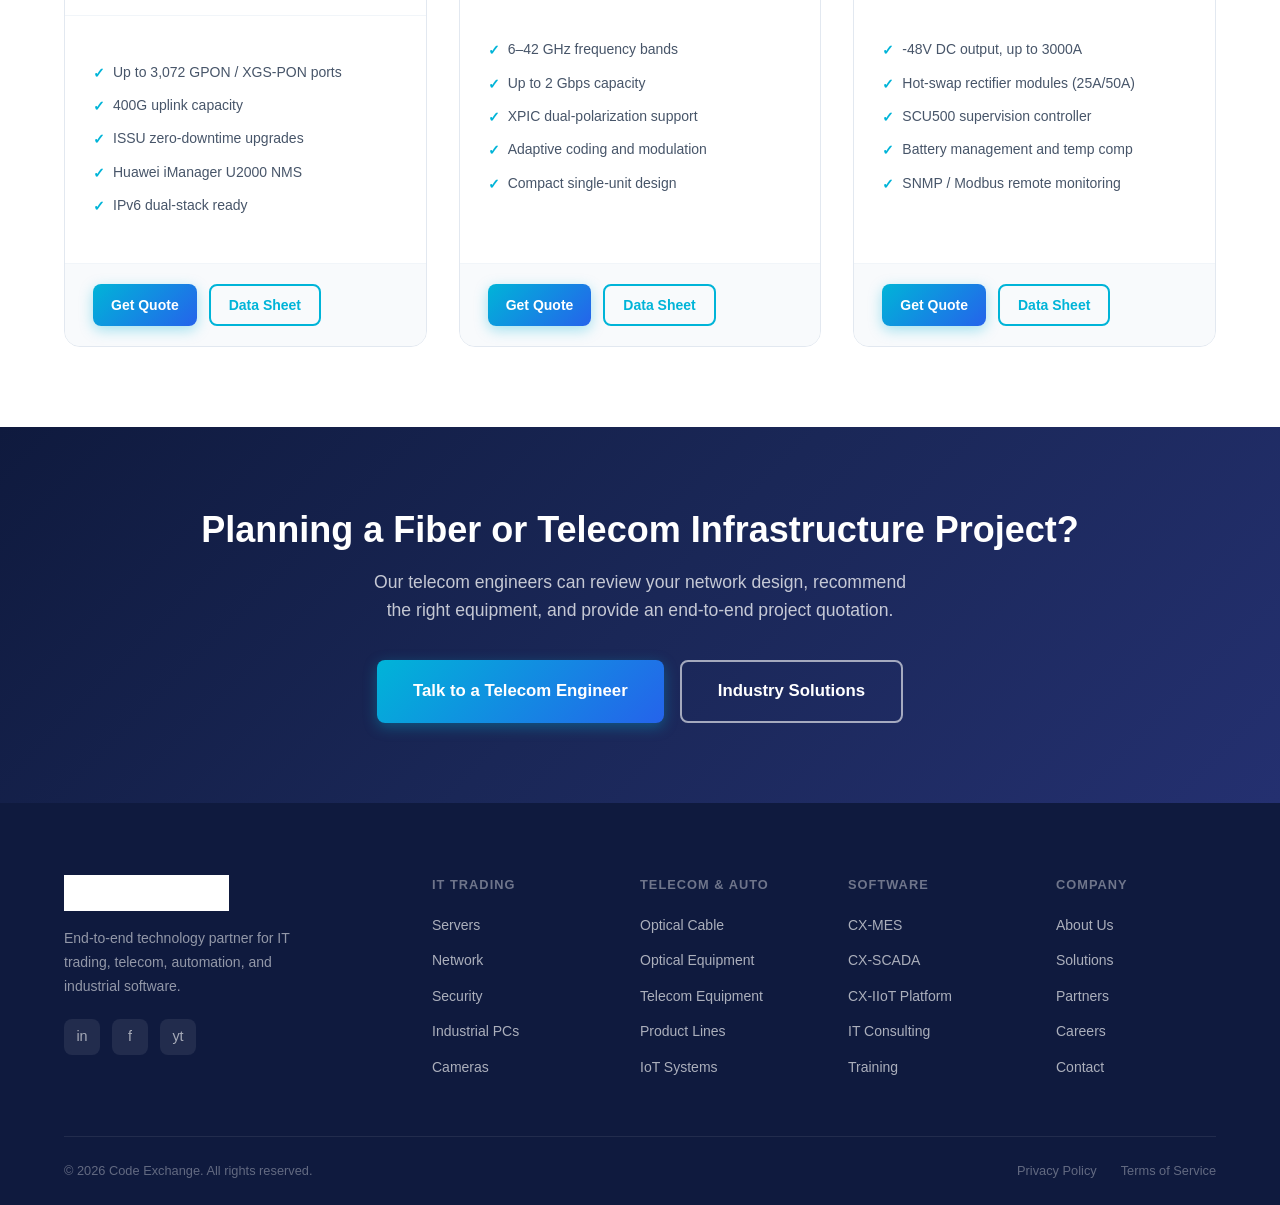
<file: telecom.html>
<!DOCTYPE html>
<html lang="en">
<head>
  <meta charset="UTF-8">
  <meta name="viewport" content="width=device-width, initial-scale=1.0">
  <title>Telecom — Code Exchange</title>
  <link rel="stylesheet" href="css/style.css">
</head>
<body>

<header class="header">
  <div class="container">
    <div class="header-inner">
      <a href="index.html" class="logo"><img src="images/logo.png" alt="Code Exchange"></a>
      <nav class="nav">
        <div class="nav-dropdown"><a href="it-trading.html">IT Trading ▾</a><div class="dropdown-menu"><a href="it-trading.html#servers"><span class="dm-icon">🖥️</span> Servers & Workstations</a><a href="it-trading.html#network"><span class="dm-icon">🌐</span> Network Equipment</a><a href="it-trading.html#security"><span class="dm-icon">🔒</span> Security Equipment</a><a href="it-trading.html#industrial"><span class="dm-icon">🏭</span> Industrial Computers</a><a href="it-trading.html#cameras"><span class="dm-icon">📷</span> Cameras & Surveillance</a></div></div>
        <div class="nav-dropdown"><a href="telecom.html" class="active">Telecom ▾</a><div class="dropdown-menu"><a href="#optical-cable"><span class="dm-icon">💡</span> Optical Cable</a><a href="#optical-equipment"><span class="dm-icon">🔭</span> Optical Equipment</a><a href="#telecom-equipment"><span class="dm-icon">📡</span> Telecom Equipment</a></div></div>
        <div class="nav-dropdown"><a href="automation.html">Automation ▾</a><div class="dropdown-menu"><a href="automation.html#product-line"><span class="dm-icon">⚙️</span> Product Line Systems</a><a href="automation.html#iot"><span class="dm-icon">📶</span> IoT Systems</a></div></div>
        <div class="nav-dropdown"><a href="software.html">Software ▾</a><div class="dropdown-menu"><a href="software.html#mes"><span class="dm-icon">🏗️</span> MES Platform</a><a href="software.html#scada"><span class="dm-icon">📊</span> SCADA System</a><a href="software.html#iiot"><span class="dm-icon">🔗</span> IIoT / IoT Platform</a></div></div>
        <a href="consulting.html">Consulting</a>
        <a href="solutions.html">Solutions</a>
        <a href="about.html">About</a>
        <a href="contact.html">Contact</a>
      </nav>
      <div class="header-ctas">
        <a href="it-trading.html" class="btn btn-outline btn-sm">View Products</a>
        <a href="contact.html#book" class="btn btn-primary btn-sm">Book a Call</a>
      </div>
      <button class="hamburger" aria-label="Menu"><span></span><span></span><span></span></button>
    </div>
  </div>
</header>

<section class="page-hero">
  <div class="container">
    <div class="breadcrumb"><a href="index.html">Home</a><span>/</span><span style="color:rgba(255,255,255,0.75)">Telecom</span></div>
    <div class="section-label">Telecom Division</div>
    <h1>Optical & Telecom Infrastructure</h1>
    <p>Complete supply of optical fiber cables, passive optical components, DWDM equipment, and telecom infrastructure for enterprise and carrier networks.</p>
    <div class="page-hero-ctas">
      <a href="contact.html" class="btn btn-primary">Request a Quote</a>
      <a href="#optical-cable" class="btn btn-secondary">Browse Categories</a>
    </div>
  </div>
</section>

<section class="logos-strip">
  <div class="container text-center">
    <p>Authorized distributor for</p>
    <div class="logos-row">
      <div class="logo-pill">FURUKAWA</div>
      <div class="logo-pill">CORNING</div>
      <div class="logo-pill">HUAWEI TELECOM</div>
      <div class="logo-pill">CIENA</div>
      <div class="logo-pill">FUJITSU NETWORK</div>
      <div class="logo-pill">COMMSCOPE</div>
    </div>
  </div>
</section>

<!-- OPTICAL CABLE -->
<section class="section" id="optical-cable">
  <div class="container">
    <div class="section-header">
      <div class="section-label">Category 01</div>
      <h2>Optical Fiber Cable</h2>
      <p style="margin-top:12px">Single-mode and multi-mode fiber optic cables for backbone, distribution, and last-mile deployments — indoor, outdoor, and armored variants.</p>
    </div>
    <div class="grid-3">
      <div class="product-card">
        <div class="product-card-header">
          <div class="card-icon">💡</div>
          <div class="badge badge-cyan" style="margin-bottom:8px">Single-Mode</div>
          <h3>G.652D ADSS Aerial Cable</h3>
          <p style="font-size:0.875rem;margin-top:6px">All-dielectric self-supporting aerial fiber for outdoor, long-distance backbone runs.</p>
        </div>
        <div class="product-card-body">
          <ul class="product-features">
            <li>ITU-T G.652D compliant</li>
            <li>12F / 24F / 48F / 96F core options</li>
            <li>Span up to 200m unsupported</li>
            <li>UV-resistant PE outer jacket</li>
            <li>Operating temp: -40°C to +70°C</li>
          </ul>
        </div>
        <div class="product-card-footer">
          <a href="contact.html" class="btn btn-primary btn-sm">Get Quote</a>
          <a href="contact.html" class="btn btn-outline btn-sm">Data Sheet</a>
        </div>
      </div>
      <div class="product-card">
        <div class="product-card-header">
          <div class="card-icon">🔆</div>
          <div class="badge badge-blue" style="margin-bottom:8px">Single-Mode</div>
          <h3>G.657A2 Bend-Insensitive Cable</h3>
          <p style="font-size:0.875rem;margin-top:6px">Low-bend-loss fiber ideal for FTTH drop cables and indoor tight-routing installations.</p>
        </div>
        <div class="product-card-body">
          <ul class="product-features">
            <li>ITU-T G.657A2 compliant</li>
            <li>Bend radius: 7.5mm at 0.1 dB/turn</li>
            <li>2F / 4F indoor/outdoor options</li>
            <li>LSZH flame-retardant jacket</li>
            <li>Micro-duct deployable</li>
          </ul>
        </div>
        <div class="product-card-footer">
          <a href="contact.html" class="btn btn-primary btn-sm">Get Quote</a>
          <a href="contact.html" class="btn btn-outline btn-sm">Data Sheet</a>
        </div>
      </div>
      <div class="product-card">
        <div class="product-card-header">
          <div class="card-icon">🌊</div>
          <div class="badge badge-navy" style="margin-bottom:8px">Multi-Mode</div>
          <h3>OM4 Armored Fiber Cable</h3>
          <p style="font-size:0.875rem;margin-top:6px">OM4 multi-mode cable with steel armor for direct burial and high-crush environments.</p>
        </div>
        <div class="product-card-body">
          <ul class="product-features">
            <li>OM4 50/125 μm laser-optimized</li>
            <li>Supports 100G up to 150m</li>
            <li>Corrugated steel tape armor</li>
            <li>Interlocking aluminum armor option</li>
            <li>Direct burial rated</li>
          </ul>
        </div>
        <div class="product-card-footer">
          <a href="contact.html" class="btn btn-primary btn-sm">Get Quote</a>
          <a href="contact.html" class="btn btn-outline btn-sm">Data Sheet</a>
        </div>
      </div>
    </div>
  </div>
</section>

<!-- OPTICAL EQUIPMENT -->
<section class="section" id="optical-equipment" style="background:var(--gray-50)">
  <div class="container">
    <div class="section-header">
      <div class="section-label">Category 02</div>
      <h2>Optical Equipment</h2>
      <p style="margin-top:12px">Passive and active optical components: ODF frames, patch panels, fiber splitters, transceivers, amplifiers, and DWDM mux/demux systems.</p>
    </div>
    <div class="grid-3">
      <div class="product-card">
        <div class="product-card-header">
          <div class="card-icon">📦</div>
          <div class="badge badge-cyan" style="margin-bottom:8px">Passive</div>
          <h3>ODF Rack Frame (19" / 21")</h3>
          <p style="font-size:0.875rem;margin-top:6px">High-density optical distribution frame for fiber termination, patching, and management.</p>
        </div>
        <div class="product-card-body">
          <ul class="product-features">
            <li>12U / 24U / 48U rack heights</li>
            <li>Up to 576 SC/LC adapters per frame</li>
            <li>Front and rear access panels</li>
            <li>Sliding cassette tray design</li>
            <li>Cold-rolled steel construction</li>
          </ul>
        </div>
        <div class="product-card-footer">
          <a href="contact.html" class="btn btn-primary btn-sm">Get Quote</a>
          <a href="contact.html" class="btn btn-outline btn-sm">Data Sheet</a>
        </div>
      </div>
      <div class="product-card">
        <div class="product-card-header">
          <div class="card-icon">🔭</div>
          <div class="badge badge-blue" style="margin-bottom:8px">Passive</div>
          <h3>PLC Fiber Splitter 1×32</h3>
          <p style="font-size:0.875rem;margin-top:6px">Planar lightwave circuit splitter for PON networks — uniform split across all ports.</p>
        </div>
        <div class="product-card-body">
          <ul class="product-features">
            <li>1×4, 1×8, 1×16, 1×32, 1×64 options</li>
            <li>Insertion loss: ≤17.5 dB (1×32)</li>
            <li>Wavelength range: 1260–1650nm</li>
            <li>SC/APC or LC/APC connectors</li>
            <li>Compact ABS box or bare ribbon</li>
          </ul>
        </div>
        <div class="product-card-footer">
          <a href="contact.html" class="btn btn-primary btn-sm">Get Quote</a>
          <a href="contact.html" class="btn btn-outline btn-sm">Data Sheet</a>
        </div>
      </div>
      <div class="product-card">
        <div class="product-card-header">
          <div class="card-icon">⚡</div>
          <div class="badge badge-navy" style="margin-bottom:8px">Active</div>
          <h3>Ciena 6500 DWDM Platform</h3>
          <p style="font-size:0.875rem;margin-top:6px">Multi-degree DWDM packet-optical system for long-haul and metro core networks.</p>
        </div>
        <div class="product-card-body">
          <ul class="product-features">
            <li>Up to 96 channels × 100G/200G/400G</li>
            <li>Integrated ROADM switching</li>
            <li>WaveLogic coherent modem</li>
            <li>Carrier-grade 99.999% availability</li>
            <li>Ciena MCP network automation</li>
          </ul>
        </div>
        <div class="product-card-footer">
          <a href="contact.html" class="btn btn-primary btn-sm">Get Quote</a>
          <a href="contact.html" class="btn btn-outline btn-sm">Data Sheet</a>
        </div>
      </div>
    </div>
  </div>
</section>

<!-- TELECOM EQUIPMENT -->
<section class="section" id="telecom-equipment">
  <div class="container">
    <div class="section-header">
      <div class="section-label">Category 03</div>
      <h2>Telecom Equipment</h2>
      <p style="margin-top:12px">OLT / ONT for PON deployments, SDH / SONET transmission, microwave backhaul, and telecom power systems.</p>
    </div>
    <div class="grid-3">
      <div class="product-card">
        <div class="product-card-header">
          <div class="card-icon">📡</div>
          <div class="badge badge-cyan" style="margin-bottom:8px">PON</div>
          <h3>Huawei SmartAX MA5800-X17</h3>
          <p style="font-size:0.875rem;margin-top:6px">High-capacity OLT supporting GPON, XGS-PON, and 10G-PON for FTTH/FTTx deployments.</p>
        </div>
        <div class="product-card-body">
          <ul class="product-features">
            <li>Up to 3,072 GPON / XGS-PON ports</li>
            <li>400G uplink capacity</li>
            <li>ISSU zero-downtime upgrades</li>
            <li>Huawei iManager U2000 NMS</li>
            <li>IPv6 dual-stack ready</li>
          </ul>
        </div>
        <div class="product-card-footer">
          <a href="contact.html" class="btn btn-primary btn-sm">Get Quote</a>
          <a href="contact.html" class="btn btn-outline btn-sm">Data Sheet</a>
        </div>
      </div>
      <div class="product-card">
        <div class="product-card-header">
          <div class="card-icon">🔗</div>
          <div class="badge badge-blue" style="margin-bottom:8px">Microwave</div>
          <h3>Ericsson MINI-LINK 6352</h3>
          <p style="font-size:0.875rem;margin-top:6px">All-outdoor microwave backhaul for mobile base stations and enterprise last-mile.</p>
        </div>
        <div class="product-card-body">
          <ul class="product-features">
            <li>6–42 GHz frequency bands</li>
            <li>Up to 2 Gbps capacity</li>
            <li>XPIC dual-polarization support</li>
            <li>Adaptive coding and modulation</li>
            <li>Compact single-unit design</li>
          </ul>
        </div>
        <div class="product-card-footer">
          <a href="contact.html" class="btn btn-primary btn-sm">Get Quote</a>
          <a href="contact.html" class="btn btn-outline btn-sm">Data Sheet</a>
        </div>
      </div>
      <div class="product-card">
        <div class="product-card-header">
          <div class="card-icon">🔋</div>
          <div class="badge badge-navy" style="margin-bottom:8px">Power</div>
          <h3>Emerson NetSure 731 A61</h3>
          <p style="font-size:0.875rem;margin-top:6px">-48V DC telecom power system with intelligent rectifiers for telecom shelters and rooms.</p>
        </div>
        <div class="product-card-body">
          <ul class="product-features">
            <li>-48V DC output, up to 3000A</li>
            <li>Hot-swap rectifier modules (25A/50A)</li>
            <li>SCU500 supervision controller</li>
            <li>Battery management and temp comp</li>
            <li>SNMP / Modbus remote monitoring</li>
          </ul>
        </div>
        <div class="product-card-footer">
          <a href="contact.html" class="btn btn-primary btn-sm">Get Quote</a>
          <a href="contact.html" class="btn btn-outline btn-sm">Data Sheet</a>
        </div>
      </div>
    </div>
  </div>
</section>

<section class="cta-banner">
  <div class="container">
    <h2>Planning a Fiber or Telecom Infrastructure Project?</h2>
    <p>Our telecom engineers can review your network design, recommend the right equipment, and provide an end-to-end project quotation.</p>
    <div class="cta-banner-btns">
      <a href="contact.html" class="btn btn-primary btn-lg">Talk to a Telecom Engineer</a>
      <a href="solutions.html" class="btn btn-secondary btn-lg">Industry Solutions</a>
    </div>
  </div>
</section>

<footer class="footer">
  <div class="container">
    <div class="footer-grid">
      <div class="footer-brand">
        <div class="footer-logo"><img src="images/logo.png" alt="Code Exchange"></div>
        <p>End-to-end technology partner for IT trading, telecom, automation, and industrial software.</p>
        <div class="social-links"><a href="#" class="social-link">in</a><a href="#" class="social-link">f</a><a href="#" class="social-link">yt</a></div>
      </div>
      <div class="footer-col"><h5>IT Trading</h5><ul><li><a href="it-trading.html#servers">Servers</a></li><li><a href="it-trading.html#network">Network</a></li><li><a href="it-trading.html#security">Security</a></li><li><a href="it-trading.html#industrial">Industrial PCs</a></li><li><a href="it-trading.html#cameras">Cameras</a></li></ul></div>
      <div class="footer-col"><h5>Telecom & Auto</h5><ul><li><a href="#optical-cable">Optical Cable</a></li><li><a href="#optical-equipment">Optical Equipment</a></li><li><a href="#telecom-equipment">Telecom Equipment</a></li><li><a href="automation.html#product-line">Product Lines</a></li><li><a href="automation.html#iot">IoT Systems</a></li></ul></div>
      <div class="footer-col"><h5>Software</h5><ul><li><a href="software.html#mes">CX-MES</a></li><li><a href="software.html#scada">CX-SCADA</a></li><li><a href="software.html#iiot">CX-IIoT Platform</a></li><li><a href="consulting.html">IT Consulting</a></li><li><a href="consulting.html#training">Training</a></li></ul></div>
      <div class="footer-col"><h5>Company</h5><ul><li><a href="about.html">About Us</a></li><li><a href="solutions.html">Solutions</a></li><li><a href="about.html#partners">Partners</a></li><li><a href="about.html#careers">Careers</a></li><li><a href="contact.html">Contact</a></li></ul></div>
    </div>
    <div class="footer-bottom">
      <p>&copy; 2026 Code Exchange. All rights reserved.</p>
      <div class="footer-bottom-links"><a href="#">Privacy Policy</a><a href="#">Terms of Service</a></div>
    </div>
  </div>
</footer>
<script src="js/main.js"></script>
</body>
</html>
</file>
<file: css/style.css>
/* =============================================
   CODE EXCHANGE — Global Stylesheet
   Brand: Navy #1a2757 | Cyan accent #00b4d8 | Blue #2563eb
   ============================================= */

:root {
  --navy: #1a2757;
  --navy-dark: #0f1a3e;
  --navy-light: #243070;
  --cyan: #00b4d8;
  --cyan-light: #48cae4;
  --blue: #2563eb;
  --blue-light: #3b82f6;
  --white: #ffffff;
  --gray-50: #f8fafc;
  --gray-100: #f1f5f9;
  --gray-200: #e2e8f0;
  --gray-400: #94a3b8;
  --gray-600: #475569;
  --gray-700: #334155;
  --gray-900: #0f172a;
  --gradient: linear-gradient(135deg, var(--navy-dark) 0%, var(--navy) 50%, var(--navy-light) 100%);
  --gradient-accent: linear-gradient(135deg, var(--cyan) 0%, var(--blue) 100%);
  --shadow-sm: 0 1px 3px rgba(0,0,0,0.1);
  --shadow: 0 4px 16px rgba(0,0,0,0.12);
  --shadow-lg: 0 8px 32px rgba(0,0,0,0.18);
  --radius: 8px;
  --radius-lg: 16px;
  --transition: 0.25s ease;
}

*, *::before, *::after { box-sizing: border-box; margin: 0; padding: 0; }

html { scroll-behavior: smooth; font-size: 16px; }

body {
  font-family: -apple-system, BlinkMacSystemFont, 'Segoe UI', Roboto, 'Helvetica Neue', Arial, sans-serif;
  color: var(--gray-700);
  background: var(--white);
  line-height: 1.6;
}

img { max-width: 100%; display: block; }
a { color: inherit; text-decoration: none; }
ul { list-style: none; }
button { cursor: pointer; border: none; background: none; font: inherit; }

/* ---- TYPOGRAPHY ---- */
h1 { font-size: clamp(2rem, 5vw, 3.5rem); font-weight: 800; line-height: 1.15; color: var(--navy); }
h2 { font-size: clamp(1.5rem, 3vw, 2.25rem); font-weight: 700; line-height: 1.25; color: var(--navy); }
h3 { font-size: 1.25rem; font-weight: 600; color: var(--navy); }
h4 { font-size: 1rem; font-weight: 600; color: var(--navy); }
p { color: var(--gray-600); }

.text-cyan { color: var(--cyan); }
.text-blue { color: var(--blue); }
.text-white { color: var(--white) !important; }
.text-center { text-align: center; }

/* ---- LAYOUT ---- */
.container { max-width: 1200px; margin: 0 auto; padding: 0 24px; }
.section { padding: 80px 0; }
.section-sm { padding: 48px 0; }

.grid-2 { display: grid; grid-template-columns: repeat(2, 1fr); gap: 32px; }
.grid-3 { display: grid; grid-template-columns: repeat(3, 1fr); gap: 32px; }
.grid-4 { display: grid; grid-template-columns: repeat(4, 1fr); gap: 24px; }

/* ---- BUTTONS ---- */
.btn {
  display: inline-flex; align-items: center; gap: 8px;
  padding: 12px 28px; border-radius: var(--radius);
  font-weight: 600; font-size: 0.95rem;
  transition: all var(--transition);
  white-space: nowrap;
}
.btn-primary {
  background: var(--gradient-accent);
  color: var(--white);
  box-shadow: 0 4px 14px rgba(0,180,216,0.35);
}
.btn-primary:hover { transform: translateY(-2px); box-shadow: 0 6px 20px rgba(0,180,216,0.45); }
.btn-secondary {
  background: transparent;
  color: var(--white);
  border: 2px solid rgba(255,255,255,0.6);
}
.btn-secondary:hover { background: rgba(255,255,255,0.1); border-color: var(--white); }
.btn-outline {
  background: transparent;
  color: var(--cyan);
  border: 2px solid var(--cyan);
}
.btn-outline:hover { background: var(--cyan); color: var(--white); }
.btn-navy {
  background: var(--navy);
  color: var(--white);
}
.btn-navy:hover { background: var(--navy-dark); transform: translateY(-2px); }
.btn-lg { padding: 16px 36px; font-size: 1.05rem; }
.btn-sm { padding: 8px 18px; font-size: 0.875rem; }

/* ---- SECTION LABELS ---- */
.section-label {
  display: inline-block;
  background: linear-gradient(135deg, rgba(0,180,216,0.12), rgba(37,99,235,0.12));
  color: var(--cyan);
  font-size: 0.8rem; font-weight: 700; letter-spacing: 0.1em;
  text-transform: uppercase; padding: 6px 14px; border-radius: 999px;
  border: 1px solid rgba(0,180,216,0.25);
  margin-bottom: 16px;
}
.section-header { margin-bottom: 48px; }
.section-header p { font-size: 1.1rem; max-width: 600px; margin: 12px auto 0; }

/* ---- CARDS ---- */
.card {
  background: var(--white);
  border: 1px solid var(--gray-200);
  border-radius: var(--radius-lg);
  padding: 32px;
  transition: all var(--transition);
}
.card:hover {
  border-color: var(--cyan);
  box-shadow: var(--shadow-lg);
  transform: translateY(-4px);
}
.card-icon {
  width: 56px; height: 56px;
  background: linear-gradient(135deg, rgba(0,180,216,0.12), rgba(37,99,235,0.12));
  border-radius: var(--radius);
  display: flex; align-items: center; justify-content: center;
  margin-bottom: 20px;
  font-size: 1.75rem;
}

/* ---- BADGE ---- */
.badge {
  display: inline-block;
  padding: 4px 12px; border-radius: 999px;
  font-size: 0.75rem; font-weight: 600;
}
.badge-cyan { background: rgba(0,180,216,0.12); color: var(--cyan); }
.badge-blue { background: rgba(37,99,235,0.12); color: var(--blue); }
.badge-navy { background: var(--navy); color: var(--white); }
.badge-green { background: rgba(16,185,129,0.12); color: #059669; }

/* ============================================
   HEADER / NAV
   ============================================ */
.header {
  position: sticky; top: 0; z-index: 100;
  background: var(--white);
  border-bottom: 1px solid var(--gray-200);
  box-shadow: var(--shadow-sm);
}
.header-inner {
  display: flex; align-items: center; justify-content: space-between;
  height: 72px;
}
.logo { display: flex; align-items: center; }
.logo img { height: 44px; width: auto; }

.nav { display: flex; align-items: center; gap: 4px; }
.nav a {
  padding: 8px 14px; border-radius: var(--radius);
  font-size: 0.9rem; font-weight: 500; color: var(--gray-700);
  transition: all var(--transition);
}
.nav a:hover { color: var(--navy); background: var(--gray-100); }
.nav a.active { color: var(--cyan); font-weight: 600; }

.nav-dropdown { position: relative; }
.nav-dropdown > a { display: flex; align-items: center; gap: 4px; }
.dropdown-menu {
  display: none;
  position: absolute; top: calc(100% + 8px); left: 0;
  background: var(--white); border: 1px solid var(--gray-200);
  border-radius: var(--radius-lg); box-shadow: var(--shadow-lg);
  min-width: 220px; padding: 8px;
  z-index: 200;
}
.nav-dropdown:hover .dropdown-menu { display: block; }
.dropdown-menu a {
  display: flex; align-items: center; gap: 10px;
  padding: 10px 14px; border-radius: var(--radius);
  font-size: 0.875rem; color: var(--gray-700);
}
.dropdown-menu a:hover { background: var(--gray-50); color: var(--cyan); }
.dropdown-menu a .dm-icon { font-size: 1.1rem; }

.header-ctas { display: flex; align-items: center; gap: 12px; }
.hamburger { display: none; flex-direction: column; gap: 5px; padding: 4px; }
.hamburger span { display: block; width: 24px; height: 2px; background: var(--navy); border-radius: 2px; transition: all var(--transition); }

/* ============================================
   HERO — Homepage
   ============================================ */
.hero {
  background: var(--gradient);
  padding: 100px 0 80px;
  position: relative; overflow: hidden;
}
.hero::before {
  content: '';
  position: absolute; inset: 0;
  background: url("data:image/svg+xml,%3Csvg width='60' height='60' viewBox='0 0 60 60' xmlns='http://www.w3.org/2000/svg'%3E%3Cg fill='none' fill-rule='evenodd'%3E%3Cg fill='%2300b4d8' fill-opacity='0.05'%3E%3Ccircle cx='30' cy='30' r='2'/%3E%3C/g%3E%3C/g%3E%3C/svg%3E");
  pointer-events: none;
}
.hero-inner { display: grid; grid-template-columns: 1fr 1fr; gap: 64px; align-items: center; position: relative; }
.hero-content h1 { color: var(--white); margin-bottom: 20px; }
.hero-content h1 span { background: var(--gradient-accent); -webkit-background-clip: text; -webkit-text-fill-color: transparent; background-clip: text; }
.hero-content p { color: rgba(255,255,255,0.75); font-size: 1.15rem; margin-bottom: 36px; max-width: 500px; }
.hero-ctas { display: flex; gap: 16px; flex-wrap: wrap; }
.hero-badges { display: flex; gap: 12px; flex-wrap: wrap; margin-top: 32px; }
.hero-badge {
  display: flex; align-items: center; gap: 8px;
  background: rgba(255,255,255,0.08);
  border: 1px solid rgba(255,255,255,0.15);
  border-radius: 999px; padding: 6px 16px;
  color: rgba(255,255,255,0.8); font-size: 0.8rem;
}
.hero-visual {
  display: flex; flex-direction: column; gap: 16px;
}
.hero-card {
  background: rgba(255,255,255,0.07);
  border: 1px solid rgba(255,255,255,0.12);
  border-radius: var(--radius-lg);
  padding: 20px 24px;
  backdrop-filter: blur(8px);
  transition: all var(--transition);
}
.hero-card:hover { background: rgba(255,255,255,0.12); transform: translateX(6px); }
.hero-card-header { display: flex; align-items: center; gap: 12px; margin-bottom: 8px; }
.hero-card-icon { font-size: 1.5rem; }
.hero-card h4 { color: var(--white); font-size: 0.95rem; }
.hero-card p { color: rgba(255,255,255,0.6); font-size: 0.8rem; margin: 0; }

/* ============================================
   LOGO STRIP
   ============================================ */
.logos-strip { background: var(--gray-50); border-top: 1px solid var(--gray-200); border-bottom: 1px solid var(--gray-200); padding: 32px 0; }
.logos-strip p { font-size: 0.8rem; font-weight: 600; letter-spacing: 0.08em; text-transform: uppercase; color: var(--gray-400); margin-bottom: 24px; }
.logos-row { display: flex; align-items: center; gap: 40px; flex-wrap: wrap; justify-content: center; }
.logo-pill {
  background: var(--white);
  border: 1px solid var(--gray-200);
  border-radius: var(--radius);
  padding: 10px 24px;
  font-weight: 700; font-size: 0.85rem;
  color: var(--gray-600);
  letter-spacing: 0.05em;
}

/* ============================================
   DIVISIONS (homepage overview)
   ============================================ */
.division-card {
  background: var(--white);
  border: 1px solid var(--gray-200);
  border-radius: var(--radius-lg);
  padding: 36px 28px;
  transition: all var(--transition);
  position: relative; overflow: hidden;
}
.division-card::after {
  content: '';
  position: absolute; bottom: 0; left: 0; right: 0; height: 3px;
  background: var(--gradient-accent);
  transform: scaleX(0); transform-origin: left;
  transition: transform var(--transition);
}
.division-card:hover { box-shadow: var(--shadow-lg); transform: translateY(-4px); }
.division-card:hover::after { transform: scaleX(1); }

/* ============================================
   STATS
   ============================================ */
.stats-bar { background: var(--gradient); padding: 56px 0; }
.stats-grid { display: grid; grid-template-columns: repeat(4, 1fr); gap: 0; }
.stat-item { text-align: center; padding: 16px; border-right: 1px solid rgba(255,255,255,0.1); }
.stat-item:last-child { border-right: none; }
.stat-number { font-size: 2.75rem; font-weight: 800; color: var(--white); line-height: 1; }
.stat-number span { background: var(--gradient-accent); -webkit-background-clip: text; -webkit-text-fill-color: transparent; background-clip: text; }
.stat-label { color: rgba(255,255,255,0.65); font-size: 0.875rem; margin-top: 8px; }

/* ============================================
   TESTIMONIALS
   ============================================ */
.testimonials { background: var(--gray-50); }
.testimonial-card {
  background: var(--white);
  border: 1px solid var(--gray-200);
  border-radius: var(--radius-lg);
  padding: 36px;
}
.testimonial-quote { font-size: 1.05rem; color: var(--gray-700); font-style: italic; line-height: 1.7; margin-bottom: 24px; }
.testimonial-quote::before { content: '"'; font-size: 3rem; color: var(--cyan); line-height: 0; vertical-align: -0.5em; margin-right: 4px; }
.testimonial-author { display: flex; align-items: center; gap: 14px; }
.avatar { width: 48px; height: 48px; border-radius: 50%; background: var(--gradient-accent); display: flex; align-items: center; justify-content: center; color: white; font-weight: 700; font-size: 1.1rem; flex-shrink: 0; }
.author-name { font-weight: 600; font-size: 0.9rem; color: var(--navy); }
.author-role { font-size: 0.8rem; color: var(--gray-400); }

/* ============================================
   CTA BANNER
   ============================================ */
.cta-banner { background: var(--gradient); padding: 80px 0; text-align: center; }
.cta-banner h2 { color: var(--white); margin-bottom: 16px; }
.cta-banner p { color: rgba(255,255,255,0.75); font-size: 1.1rem; max-width: 560px; margin: 0 auto 36px; }
.cta-banner-btns { display: flex; gap: 16px; justify-content: center; flex-wrap: wrap; }

/* ============================================
   PAGE HERO (inner pages)
   ============================================ */
.page-hero {
  background: var(--gradient);
  padding: 72px 0 64px;
  text-align: center;
}
.page-hero h1 { color: var(--white); margin-bottom: 16px; }
.page-hero p { color: rgba(255,255,255,0.75); font-size: 1.15rem; max-width: 600px; margin: 0 auto 28px; }
.page-hero-ctas { display: flex; gap: 16px; justify-content: center; flex-wrap: wrap; }
.breadcrumb { display: flex; align-items: center; gap: 8px; justify-content: center; margin-bottom: 20px; }
.breadcrumb a { color: rgba(255,255,255,0.55); font-size: 0.85rem; }
.breadcrumb a:hover { color: var(--cyan); }
.breadcrumb span { color: rgba(255,255,255,0.35); font-size: 0.85rem; }

/* ============================================
   PRODUCT / SERVICE CARDS (listing pages)
   ============================================ */
.product-card {
  background: var(--white);
  border: 1px solid var(--gray-200);
  border-radius: var(--radius-lg);
  overflow: hidden;
  transition: all var(--transition);
  display: flex; flex-direction: column;
}
.product-card:hover { box-shadow: var(--shadow-lg); transform: translateY(-4px); border-color: var(--cyan); }
.product-card-header { padding: 32px 28px 24px; border-bottom: 1px solid var(--gray-100); }
.product-card-body { padding: 24px 28px; flex: 1; }
.product-card-footer { padding: 20px 28px; background: var(--gray-50); border-top: 1px solid var(--gray-100); display: flex; gap: 12px; }
.product-features { margin: 16px 0; }
.product-features li { display: flex; align-items: flex-start; gap: 8px; padding: 5px 0; font-size: 0.875rem; color: var(--gray-600); }
.product-features li::before { content: '✓'; color: var(--cyan); font-weight: 700; flex-shrink: 0; margin-top: 1px; }

/* ============================================
   DETAIL PAGE
   ============================================ */
.detail-hero { background: var(--gradient); padding: 80px 0; }
.detail-hero-inner { display: grid; grid-template-columns: 1fr 1fr; gap: 64px; align-items: center; }
.detail-hero h1 { color: var(--white); margin-bottom: 16px; }
.detail-hero p { color: rgba(255,255,255,0.75); font-size: 1.1rem; margin-bottom: 28px; }
.detail-hero-ctas { display: flex; gap: 14px; flex-wrap: wrap; }
.detail-visual {
  background: rgba(255,255,255,0.06);
  border: 1px solid rgba(255,255,255,0.12);
  border-radius: var(--radius-lg);
  padding: 32px;
}
.spec-list { display: flex; flex-direction: column; gap: 12px; }
.spec-item { display: flex; justify-content: space-between; align-items: center; padding: 10px 0; border-bottom: 1px solid rgba(255,255,255,0.08); }
.spec-item:last-child { border-bottom: none; }
.spec-label { color: rgba(255,255,255,0.55); font-size: 0.85rem; }
.spec-value { color: var(--white); font-weight: 600; font-size: 0.9rem; }

/* Feature grid */
.features-grid { display: grid; grid-template-columns: repeat(3, 1fr); gap: 24px; }
.feature-item {
  padding: 28px;
  background: var(--gray-50);
  border: 1px solid var(--gray-200);
  border-radius: var(--radius-lg);
  transition: all var(--transition);
}
.feature-item:hover { background: var(--white); border-color: var(--cyan); box-shadow: var(--shadow); }
.feature-icon { font-size: 2rem; margin-bottom: 14px; }
.feature-item h4 { margin-bottom: 8px; }

/* Steps */
.steps { display: grid; grid-template-columns: repeat(4, 1fr); gap: 24px; position: relative; }
.steps::before {
  content: '';
  position: absolute; top: 32px; left: calc(12.5% + 16px); right: calc(12.5% + 16px);
  height: 2px; background: var(--gradient-accent);
  z-index: 0;
}
.step { text-align: center; position: relative; z-index: 1; }
.step-number {
  width: 64px; height: 64px; border-radius: 50%;
  background: var(--gradient-accent);
  color: var(--white); font-weight: 800; font-size: 1.2rem;
  display: flex; align-items: center; justify-content: center;
  margin: 0 auto 16px;
  box-shadow: 0 4px 14px rgba(0,180,216,0.35);
}
.step h4 { margin-bottom: 8px; font-size: 0.95rem; }
.step p { font-size: 0.85rem; }

/* Pricing */
.pricing-grid { display: grid; grid-template-columns: repeat(3, 1fr); gap: 24px; align-items: start; }
.pricing-card {
  background: var(--white);
  border: 1px solid var(--gray-200);
  border-radius: var(--radius-lg);
  padding: 36px 28px;
  transition: all var(--transition);
}
.pricing-card.featured {
  border-color: var(--cyan);
  box-shadow: 0 0 0 3px rgba(0,180,216,0.15), var(--shadow-lg);
  transform: scale(1.04);
  position: relative;
}
.pricing-card.featured::before {
  content: 'Most Popular';
  position: absolute; top: -14px; left: 50%; transform: translateX(-50%);
  background: var(--gradient-accent);
  color: white; font-size: 0.75rem; font-weight: 700;
  padding: 4px 16px; border-radius: 999px;
  white-space: nowrap;
}
.pricing-tier { font-size: 0.8rem; font-weight: 700; text-transform: uppercase; letter-spacing: 0.08em; color: var(--cyan); margin-bottom: 8px; }
.pricing-price { font-size: 2.5rem; font-weight: 800; color: var(--navy); line-height: 1; margin: 12px 0 4px; }
.pricing-price sup { font-size: 1rem; vertical-align: top; margin-top: 8px; }
.pricing-price sub { font-size: 0.875rem; font-weight: 400; color: var(--gray-400); }
.pricing-desc { font-size: 0.875rem; color: var(--gray-400); margin-bottom: 24px; }
.pricing-features { margin: 20px 0 24px; }
.pricing-features li { display: flex; align-items: flex-start; gap: 8px; padding: 6px 0; font-size: 0.875rem; }
.pricing-features li::before { content: '✓'; color: var(--cyan); font-weight: 700; flex-shrink: 0; }
.pricing-features li.na { color: var(--gray-400); }
.pricing-features li.na::before { content: '—'; color: var(--gray-300); }

/* FAQ */
.faq { max-width: 760px; margin: 0 auto; }
.faq-item { border: 1px solid var(--gray-200); border-radius: var(--radius); margin-bottom: 12px; overflow: hidden; }
.faq-question {
  width: 100%; display: flex; justify-content: space-between; align-items: center;
  padding: 20px 24px; text-align: left;
  font-weight: 600; font-size: 0.95rem; color: var(--navy);
  background: var(--white); cursor: pointer;
  transition: background var(--transition);
}
.faq-question:hover { background: var(--gray-50); }
.faq-question.open { background: var(--gray-50); color: var(--cyan); }
.faq-icon { font-size: 1.25rem; font-weight: 400; flex-shrink: 0; transition: transform var(--transition); }
.faq-question.open .faq-icon { transform: rotate(45deg); }
.faq-answer { display: none; padding: 0 24px 20px; color: var(--gray-600); font-size: 0.9rem; line-height: 1.7; }
.faq-answer.open { display: block; }

/* ============================================
   ABOUT PAGE
   ============================================ */
.team-grid { display: grid; grid-template-columns: repeat(4, 1fr); gap: 24px; }
.team-card {
  background: var(--white);
  border: 1px solid var(--gray-200);
  border-radius: var(--radius-lg);
  overflow: hidden;
  text-align: center;
  transition: all var(--transition);
}
.team-card:hover { box-shadow: var(--shadow-lg); transform: translateY(-4px); }
.team-photo { height: 160px; background: var(--gradient); display: flex; align-items: center; justify-content: center; }
.team-photo-inner { width: 80px; height: 80px; border-radius: 50%; background: rgba(255,255,255,0.2); display: flex; align-items: center; justify-content: center; font-size: 2rem; border: 3px solid rgba(255,255,255,0.4); }
.team-info { padding: 20px 16px; }
.team-info h4 { margin-bottom: 4px; }
.team-role { font-size: 0.8rem; color: var(--cyan); font-weight: 600; margin-bottom: 8px; }
.team-bio { font-size: 0.8rem; color: var(--gray-400); }

.values-grid { display: grid; grid-template-columns: repeat(3, 1fr); gap: 32px; }
.value-card { text-align: center; padding: 40px 32px; background: var(--gray-50); border-radius: var(--radius-lg); border: 1px solid var(--gray-200); }
.value-icon { font-size: 2.5rem; margin-bottom: 20px; }

/* ============================================
   CONTACT PAGE
   ============================================ */
.contact-layout { display: grid; grid-template-columns: 3fr 2fr; gap: 48px; }
.contact-form-card { background: var(--white); border: 1px solid var(--gray-200); border-radius: var(--radius-lg); padding: 40px; }
.contact-sidebar { display: flex; flex-direction: column; gap: 24px; }
.contact-info-card { background: var(--white); border: 1px solid var(--gray-200); border-radius: var(--radius-lg); padding: 32px; }
.contact-book-card { background: var(--gradient); border-radius: var(--radius-lg); padding: 36px; text-align: center; }
.contact-book-card h3 { color: var(--white); margin-bottom: 12px; }
.contact-book-card p { color: rgba(255,255,255,0.7); font-size: 0.9rem; margin-bottom: 24px; }

.form-grid { display: grid; grid-template-columns: 1fr 1fr; gap: 20px; }
.form-group { display: flex; flex-direction: column; gap: 8px; }
.form-group.full { grid-column: 1 / -1; }
.form-label { font-size: 0.875rem; font-weight: 600; color: var(--navy); }
.form-input, .form-select, .form-textarea {
  width: 100%; padding: 12px 16px;
  border: 1.5px solid var(--gray-200); border-radius: var(--radius);
  font: inherit; font-size: 0.9rem; color: var(--gray-700);
  background: var(--white);
  transition: border-color var(--transition);
}
.form-input:focus, .form-select:focus, .form-textarea:focus {
  outline: none; border-color: var(--cyan);
  box-shadow: 0 0 0 3px rgba(0,180,216,0.1);
}
.form-textarea { resize: vertical; min-height: 120px; }
.form-select { appearance: none; background-image: url("data:image/svg+xml,%3Csvg xmlns='http://www.w3.org/2000/svg' width='12' height='8' fill='none'%3E%3Cpath d='M1 1l5 5 5-5' stroke='%2394a3b8' stroke-width='2' stroke-linecap='round'/%3E%3C/svg%3E"); background-repeat: no-repeat; background-position: right 14px center; }
.form-error { font-size: 0.8rem; color: #dc2626; display: none; }

.contact-detail { display: flex; align-items: flex-start; gap: 14px; padding: 12px 0; border-bottom: 1px solid var(--gray-100); }
.contact-detail:last-child { border-bottom: none; }
.contact-detail-icon { font-size: 1.25rem; flex-shrink: 0; margin-top: 2px; }
.contact-detail-text strong { display: block; font-size: 0.85rem; color: var(--navy); margin-bottom: 2px; }
.contact-detail-text span { font-size: 0.875rem; color: var(--gray-600); }

/* ============================================
   SOLUTIONS PAGE
   ============================================ */
.solution-section { padding: 64px 0; border-bottom: 1px solid var(--gray-200); }
.solution-section:last-child { border-bottom: none; }
.solution-inner { display: grid; grid-template-columns: 1fr 2fr; gap: 64px; align-items: start; }
.solution-label { font-size: 0.75rem; font-weight: 700; letter-spacing: 0.1em; text-transform: uppercase; color: var(--cyan); margin-bottom: 8px; }
.solution-products { display: flex; flex-direction: column; gap: 12px; margin-top: 24px; }
.solution-product-item { display: flex; align-items: center; gap: 12px; padding: 14px 16px; background: var(--gray-50); border: 1px solid var(--gray-200); border-radius: var(--radius); font-size: 0.875rem; }
.solution-product-item .badge { flex-shrink: 0; }

/* ============================================
   FOOTER
   ============================================ */
.footer { background: var(--navy-dark); color: var(--white); padding: 72px 0 0; }
.footer-grid { display: grid; grid-template-columns: 2fr 1fr 1fr 1fr 1fr; gap: 48px; }
.footer-brand p { color: rgba(255,255,255,0.55); font-size: 0.875rem; margin-top: 16px; max-width: 260px; line-height: 1.7; }
.footer-logo img { height: 36px; filter: brightness(0) invert(1); }
.footer-col h5 { font-size: 0.8rem; font-weight: 700; letter-spacing: 0.08em; text-transform: uppercase; color: rgba(255,255,255,0.4); margin-bottom: 16px; }
.footer-col ul { display: flex; flex-direction: column; gap: 10px; }
.footer-col ul li a { font-size: 0.875rem; color: rgba(255,255,255,0.65); transition: color var(--transition); }
.footer-col ul li a:hover { color: var(--cyan); }
.footer-bottom { border-top: 1px solid rgba(255,255,255,0.08); padding: 24px 0; margin-top: 56px; display: flex; justify-content: space-between; align-items: center; }
.footer-bottom p { font-size: 0.8rem; color: rgba(255,255,255,0.35); }
.footer-bottom-links { display: flex; gap: 24px; }
.footer-bottom-links a { font-size: 0.8rem; color: rgba(255,255,255,0.35); transition: color var(--transition); }
.footer-bottom-links a:hover { color: var(--cyan); }
.social-links { display: flex; gap: 12px; margin-top: 20px; }
.social-link { width: 36px; height: 36px; border-radius: 8px; background: rgba(255,255,255,0.08); display: flex; align-items: center; justify-content: center; font-size: 0.9rem; color: rgba(255,255,255,0.6); transition: all var(--transition); }
.social-link:hover { background: var(--cyan); color: white; }

/* ============================================
   UTILITY / MISC
   ============================================ */
.divider { width: 64px; height: 4px; background: var(--gradient-accent); border-radius: 2px; margin: 0 auto 24px; }
.divider-left { margin: 0 0 24px; }

.highlight-box {
  background: linear-gradient(135deg, rgba(0,180,216,0.08), rgba(37,99,235,0.06));
  border: 1px solid rgba(0,180,216,0.2);
  border-radius: var(--radius-lg);
  padding: 32px;
}
.tag { display: inline-flex; align-items: center; gap: 6px; background: var(--gray-100); padding: 4px 12px; border-radius: 999px; font-size: 0.8rem; color: var(--gray-600); font-weight: 500; }
.tags { display: flex; gap: 8px; flex-wrap: wrap; margin-top: 12px; }

.two-col { display: grid; grid-template-columns: 1fr 1fr; gap: 64px; align-items: center; }
.two-col-reverse { grid-template-columns: 1fr 1fr; }

/* ============================================
   RESPONSIVE
   ============================================ */
@media (max-width: 1024px) {
  .grid-4 { grid-template-columns: repeat(2, 1fr); }
  .stats-grid { grid-template-columns: repeat(2, 1fr); }
  .footer-grid { grid-template-columns: 1fr 1fr; gap: 32px; }
  .team-grid { grid-template-columns: repeat(2, 1fr); }
  .features-grid { grid-template-columns: repeat(2, 1fr); }
}

@media (max-width: 768px) {
  .section { padding: 56px 0; }
  h1 { font-size: 2rem; }
  h2 { font-size: 1.5rem; }
  .nav { display: none; flex-direction: column; position: absolute; top: 72px; left: 0; right: 0; background: var(--white); border-bottom: 1px solid var(--gray-200); padding: 16px; box-shadow: var(--shadow); gap: 4px; }
  .nav.open { display: flex; }
  .nav a { padding: 12px 16px; }
  .nav-dropdown .dropdown-menu { position: static; box-shadow: none; border: none; background: var(--gray-50); border-radius: var(--radius); display: block !important; margin-top: 4px; }
  .header { position: relative; }
  .header-inner { position: relative; }
  .hamburger { display: flex; }
  .header-ctas .btn:first-child { display: none; }
  .hero-inner { grid-template-columns: 1fr; gap: 40px; }
  .hero-visual { display: none; }
  .hero { padding: 64px 0 56px; }
  .grid-2, .grid-3 { grid-template-columns: 1fr; }
  .contact-layout { grid-template-columns: 1fr; }
  .form-grid { grid-template-columns: 1fr; }
  .detail-hero-inner { grid-template-columns: 1fr; }
  .detail-visual { display: none; }
  .solution-inner { grid-template-columns: 1fr; gap: 32px; }
  .two-col { grid-template-columns: 1fr; gap: 40px; }
  .steps { grid-template-columns: repeat(2, 1fr); }
  .steps::before { display: none; }
  .pricing-grid { grid-template-columns: 1fr; }
  .pricing-card.featured { transform: none; }
  .footer-grid { grid-template-columns: 1fr; gap: 32px; }
  .footer-bottom { flex-direction: column; gap: 16px; text-align: center; }
  .stats-grid { grid-template-columns: repeat(2, 1fr); }
  .team-grid { grid-template-columns: repeat(2, 1fr); }
  .features-grid { grid-template-columns: 1fr; }
  .values-grid { grid-template-columns: 1fr; }
}

@media (max-width: 480px) {
  .container { padding: 0 16px; }
  .stats-grid { grid-template-columns: 1fr 1fr; }
  .team-grid { grid-template-columns: 1fr; }
  .logos-row { gap: 16px; }
  .hero-ctas { flex-direction: column; }
  .cta-banner-btns { flex-direction: column; align-items: center; }
}
</file>
